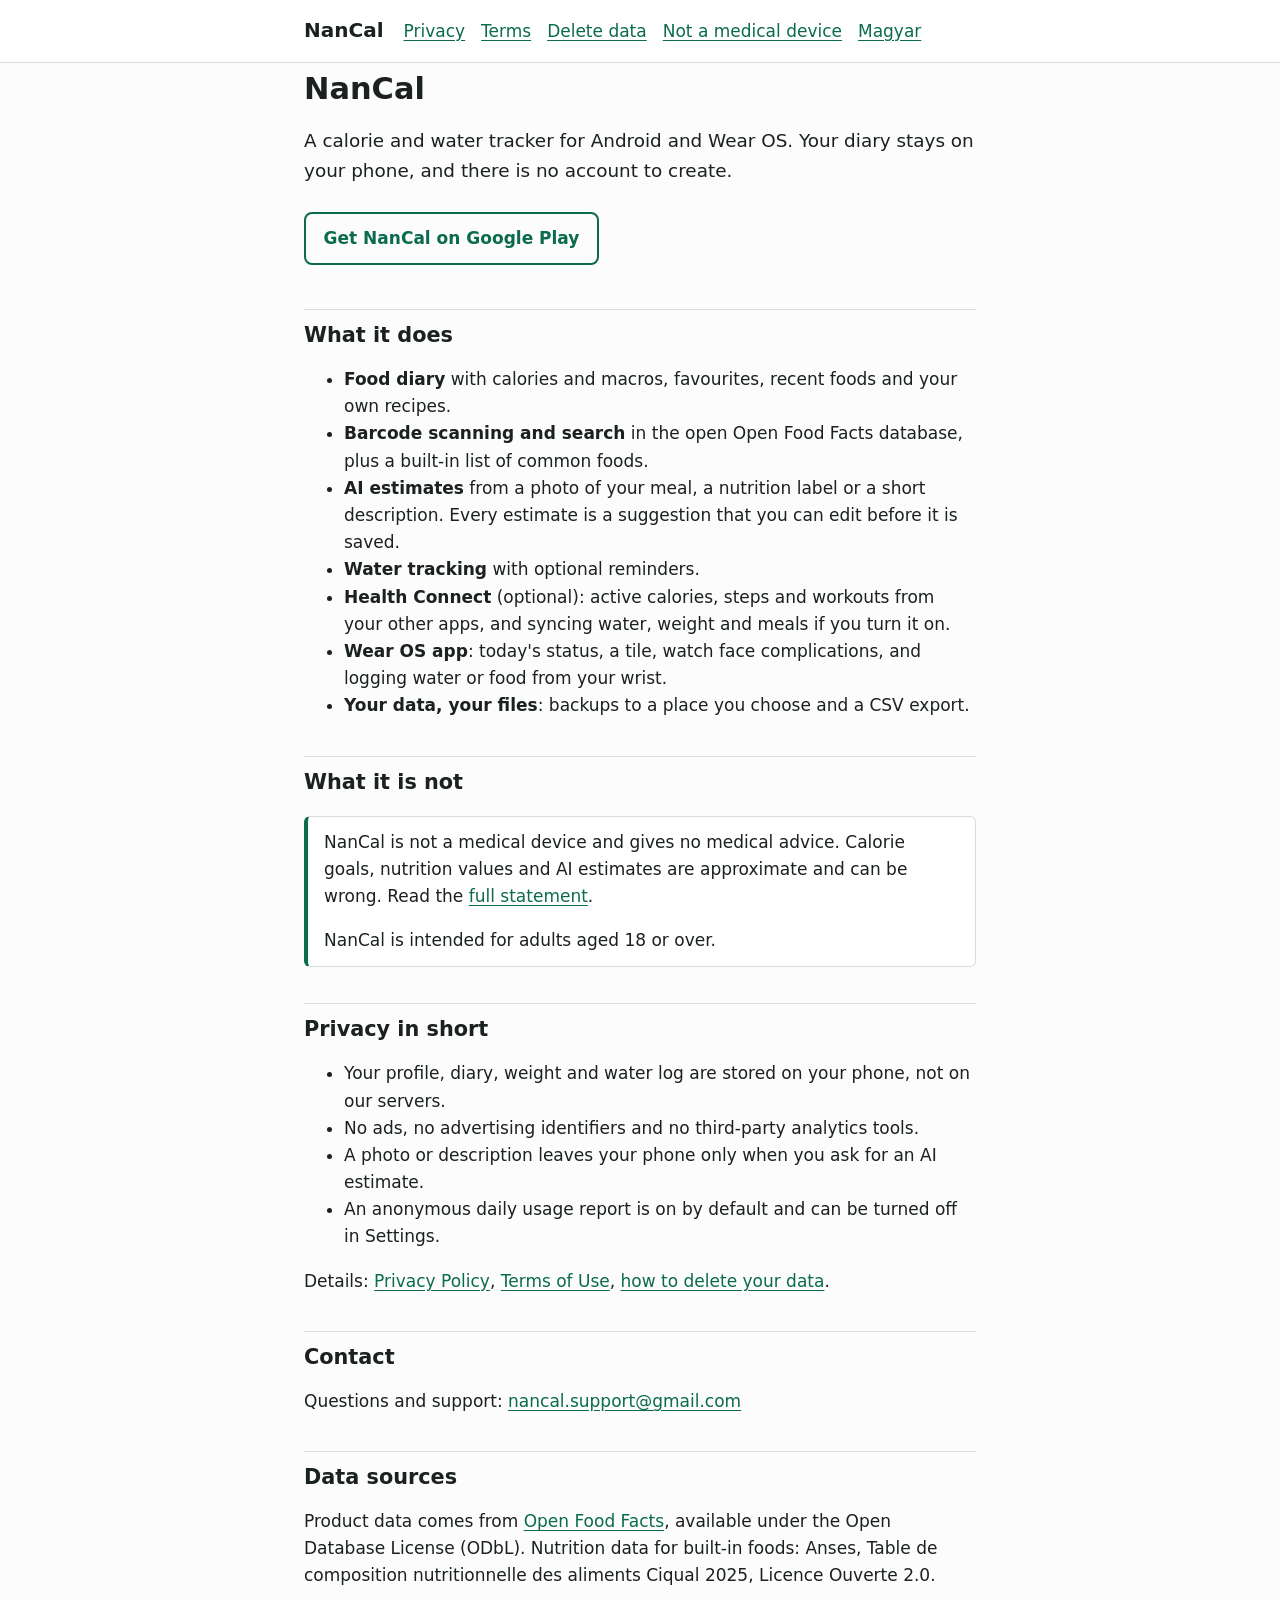
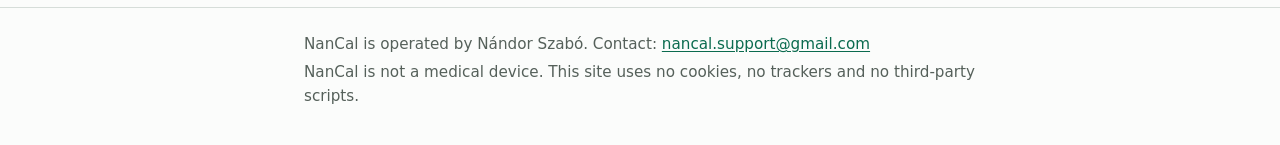
<file: index.html>
<!doctype html>
<html lang="en">
<head>
  <meta charset="utf-8">
  <meta name="viewport" content="width=device-width, initial-scale=1">
  <title>Calorie and water tracker for Android and Wear OS - NanCal</title>
  <meta name="description" content="NanCal is a calorie and water tracker for Android and Wear OS that keeps your diary on your phone.">
  <link rel="canonical" href="https://nandorszabo.github.io/nancal/index.html">
  <link rel="alternate" hreflang="hu" href="hu/index.html">
  <link rel="stylesheet" href="assets/style.css">
</head>
<body>
<a class="skip" href="#main">Skip to content</a>
<header class="site">
  <div class="wrap">
    <a class="brand" href="index.html">NanCal</a>
    <nav aria-label="Main">
      <ul>
        <li><a href="privacy.html">Privacy</a></li>
        <li><a href="terms.html">Terms</a></li>
        <li><a href="delete-data.html">Delete data</a></li>
        <li><a href="medical.html">Not a medical device</a></li>
        <li><a href="hu/index.html" lang="hu" hreflang="hu">Magyar</a></li>
      </ul>
    </nav>
  </div>
</header>
<main id="main" class="wrap">
<h1>NanCal</h1>
<p class="lead">A calorie and water tracker for Android and Wear OS. Your diary stays on your phone, and there is no account to create.</p>

<p><a class="button" href="https://play.google.com/store/apps/details?id=io.github.nandorszabo.nancal">Get NanCal on Google Play</a></p>

<h2>What it does</h2>
<ul>
  <li><strong>Food diary</strong> with calories and macros, favourites, recent foods and your own recipes.</li>
  <li><strong>Barcode scanning and search</strong> in the open Open Food Facts database, plus a built-in list of common foods.</li>
  <li><strong>AI estimates</strong> from a photo of your meal, a nutrition label or a short description. Every estimate is a suggestion that you can edit before it is saved.</li>
  <li><strong>Water tracking</strong> with optional reminders.</li>
  <li><strong>Health Connect</strong> (optional): active calories, steps and workouts from your other apps, and syncing water, weight and meals if you turn it on.</li>
  <li><strong>Wear OS app</strong>: today's status, a tile, watch face complications, and logging water or food from your wrist.</li>
  <li><strong>Your data, your files</strong>: backups to a place you choose and a CSV export.</li>
</ul>

<h2>What it is not</h2>
<div class="box">
  <p>NanCal is not a medical device and gives no medical advice. Calorie goals, nutrition values and AI estimates are approximate and can be wrong. Read the <a href="medical.html">full statement</a>.</p>
  <p>NanCal is intended for adults aged 18 or over.</p>
</div>

<h2>Privacy in short</h2>
<ul>
  <li>Your profile, diary, weight and water log are stored on your phone, not on our servers.</li>
  <li>No ads, no advertising identifiers and no third-party analytics tools.</li>
  <li>A photo or description leaves your phone only when you ask for an AI estimate.</li>
  <li>An anonymous daily usage report is on by default and can be turned off in Settings.</li>
</ul>
<p>Details: <a href="privacy.html">Privacy Policy</a>, <a href="terms.html">Terms of Use</a>, <a href="delete-data.html">how to delete your data</a>.</p>

<h2>Contact</h2>
<p>Questions and support: <a href="mailto:nancal.support@gmail.com">nancal.support@gmail.com</a></p>

<h2>Data sources</h2>
<p>Product data comes from <a href="https://openfoodfacts.org" rel="noopener">Open Food Facts</a>, available under the Open Database License (ODbL). Nutrition data for built-in foods: Anses, Table de composition nutritionnelle des aliments Ciqual 2025, Licence Ouverte 2.0.</p>

</main>
<footer class="site">
  <div class="wrap">
    <p>NanCal is operated by Nándor Szabó. Contact: <a href="mailto:nancal.support@gmail.com">nancal.support@gmail.com</a></p>
    <p>NanCal is not a medical device. This site uses no cookies, no trackers and no third-party scripts.</p>
  </div>
</footer>
</body>
</html>
</file>
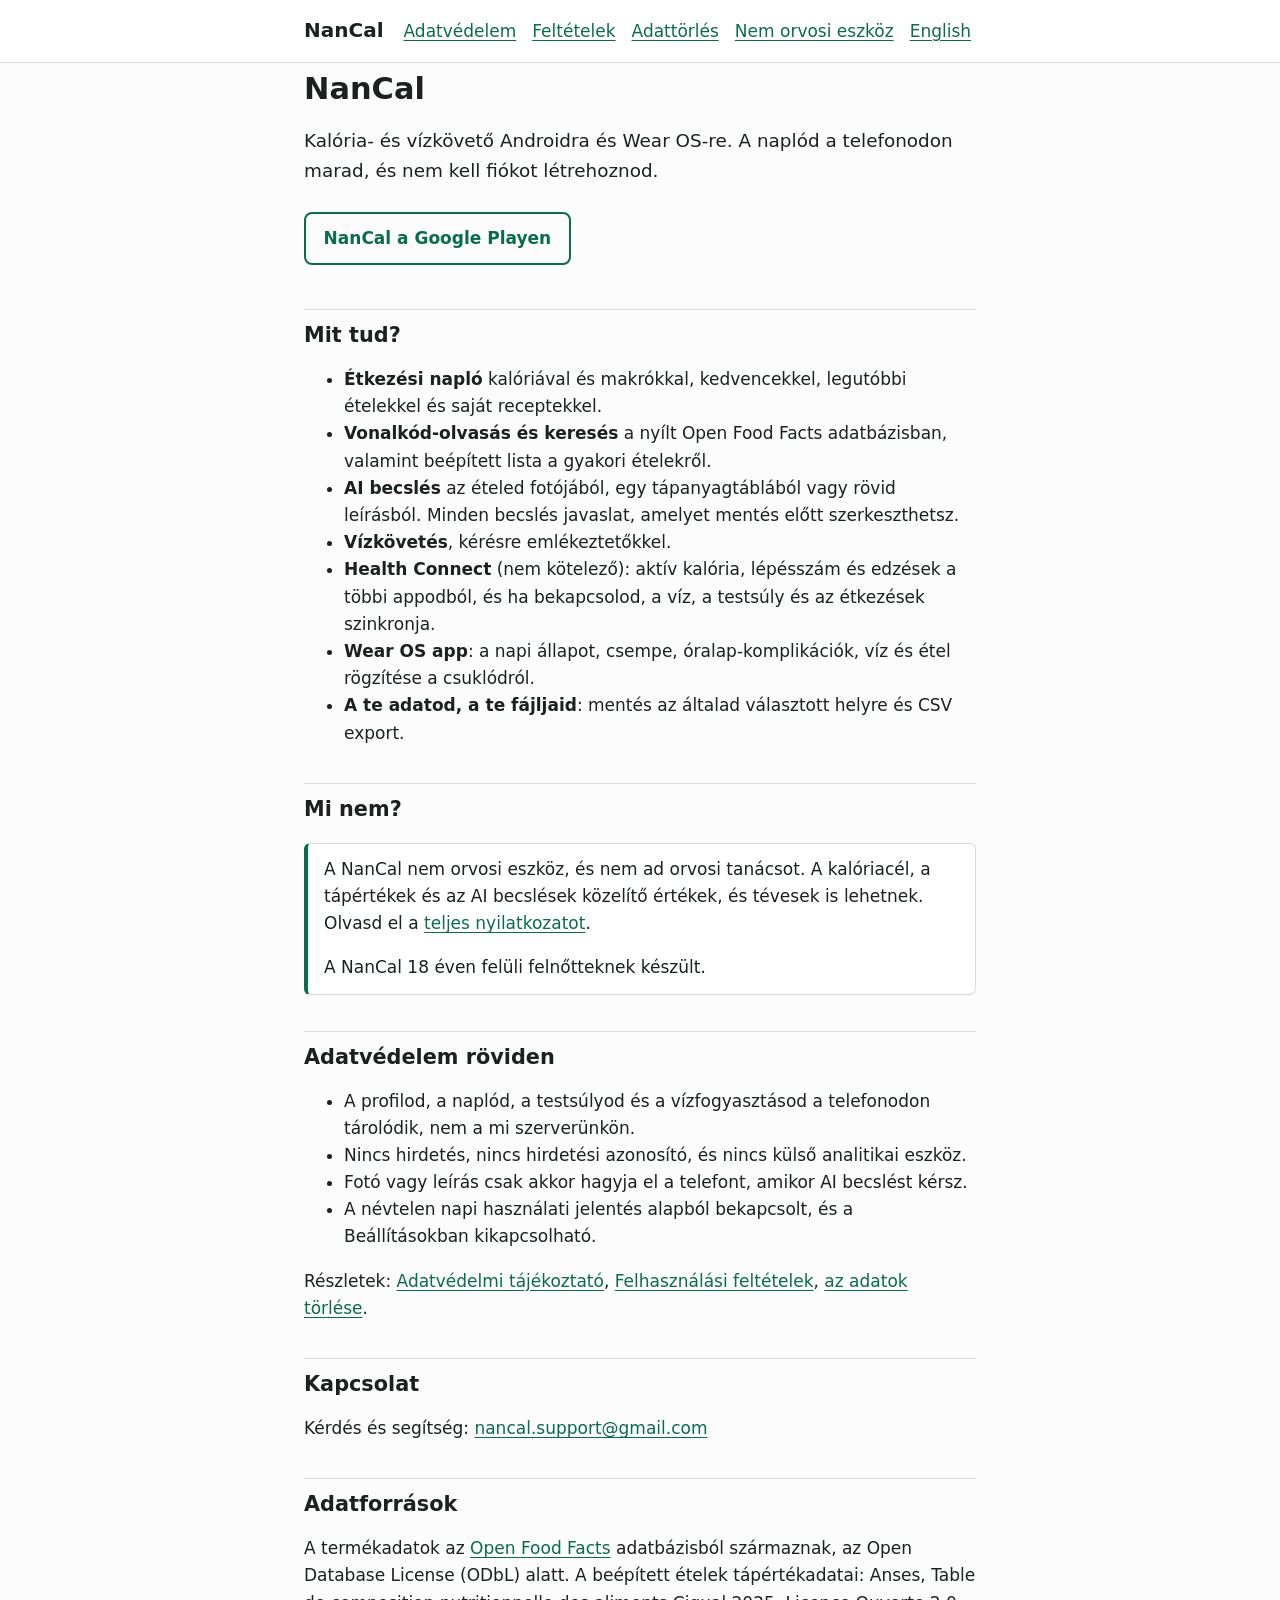
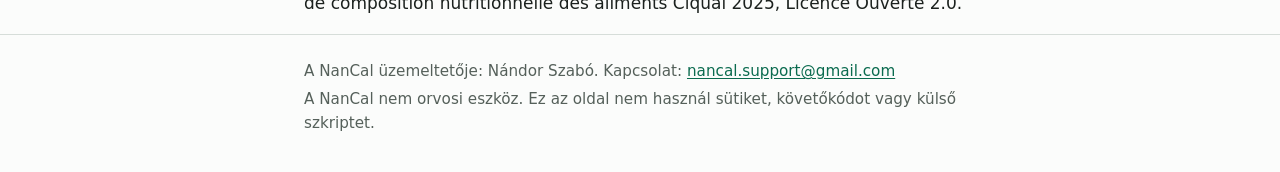
<file: hu/index.html>
<!doctype html>
<html lang="hu">
<head>
  <meta charset="utf-8">
  <meta name="viewport" content="width=device-width, initial-scale=1">
  <title>Kalória- és vízkövető Androidra és Wear OS-re - NanCal</title>
  <meta name="description" content="A NanCal kalória- és vízkövető app Androidra és Wear OS-re, amely a naplódat a telefonodon tartja.">
  <link rel="canonical" href="https://nandorszabo.github.io/nancal/hu/index.html">
  <link rel="alternate" hreflang="en" href="../index.html">
  <link rel="stylesheet" href="../assets/style.css">
</head>
<body>
<a class="skip" href="#main">Ugrás a tartalomra</a>
<header class="site">
  <div class="wrap">
    <a class="brand" href="../hu/index.html">NanCal</a>
    <nav aria-label="Fő menü">
      <ul>
        <li><a href="../hu/privacy.html">Adatvédelem</a></li>
        <li><a href="../hu/terms.html">Feltételek</a></li>
        <li><a href="../hu/delete-data.html">Adattörlés</a></li>
        <li><a href="../hu/medical.html">Nem orvosi eszköz</a></li>
        <li><a href="../index.html" lang="en" hreflang="en">English</a></li>
      </ul>
    </nav>
  </div>
</header>
<main id="main" class="wrap">
<h1>NanCal</h1>
<p class="lead">Kalória- és vízkövető Androidra és Wear OS-re. A naplód a telefonodon marad, és nem kell fiókot létrehoznod.</p>

<p><a class="button" href="https://play.google.com/store/apps/details?id=io.github.nandorszabo.nancal">NanCal a Google Playen</a></p>

<h2>Mit tud?</h2>
<ul>
  <li><strong>Étkezési napló</strong> kalóriával és makrókkal, kedvencekkel, legutóbbi ételekkel és saját receptekkel.</li>
  <li><strong>Vonalkód-olvasás és keresés</strong> a nyílt Open Food Facts adatbázisban, valamint beépített lista a gyakori ételekről.</li>
  <li><strong>AI becslés</strong> az ételed fotójából, egy tápanyagtáblából vagy rövid leírásból. Minden becslés javaslat, amelyet mentés előtt szerkeszthetsz.</li>
  <li><strong>Vízkövetés</strong>, kérésre emlékeztetőkkel.</li>
  <li><strong>Health Connect</strong> (nem kötelező): aktív kalória, lépésszám és edzések a többi appodból, és ha bekapcsolod, a víz, a testsúly és az étkezések szinkronja.</li>
  <li><strong>Wear OS app</strong>: a napi állapot, csempe, óralap-komplikációk, víz és étel rögzítése a csuklódról.</li>
  <li><strong>A te adatod, a te fájljaid</strong>: mentés az általad választott helyre és CSV export.</li>
</ul>

<h2>Mi nem?</h2>
<div class="box">
  <p>A NanCal nem orvosi eszköz, és nem ad orvosi tanácsot. A kalóriacél, a tápértékek és az AI becslések közelítő értékek, és tévesek is lehetnek. Olvasd el a <a href="medical.html">teljes nyilatkozatot</a>.</p>
  <p>A NanCal 18 éven felüli felnőtteknek készült.</p>
</div>

<h2>Adatvédelem röviden</h2>
<ul>
  <li>A profilod, a naplód, a testsúlyod és a vízfogyasztásod a telefonodon tárolódik, nem a mi szerverünkön.</li>
  <li>Nincs hirdetés, nincs hirdetési azonosító, és nincs külső analitikai eszköz.</li>
  <li>Fotó vagy leírás csak akkor hagyja el a telefont, amikor AI becslést kérsz.</li>
  <li>A névtelen napi használati jelentés alapból bekapcsolt, és a Beállításokban kikapcsolható.</li>
</ul>
<p>Részletek: <a href="privacy.html">Adatvédelmi tájékoztató</a>, <a href="terms.html">Felhasználási feltételek</a>, <a href="delete-data.html">az adatok törlése</a>.</p>

<h2>Kapcsolat</h2>
<p>Kérdés és segítség: <a href="mailto:nancal.support@gmail.com">nancal.support@gmail.com</a></p>

<h2>Adatforrások</h2>
<p>A termékadatok az <a href="https://openfoodfacts.org" rel="noopener">Open Food Facts</a> adatbázisból származnak, az Open Database License (ODbL) alatt. A beépített ételek tápértékadatai: Anses, Table de composition nutritionnelle des aliments Ciqual 2025, Licence Ouverte 2.0.</p>

</main>
<footer class="site">
  <div class="wrap">
    <p>A NanCal üzemeltetője: Nándor Szabó. Kapcsolat: <a href="mailto:nancal.support@gmail.com">nancal.support@gmail.com</a></p>
    <p>A NanCal nem orvosi eszköz. Ez az oldal nem használ sütiket, követőkódot vagy külső szkriptet.</p>
  </div>
</footer>
</body>
</html>
</file>
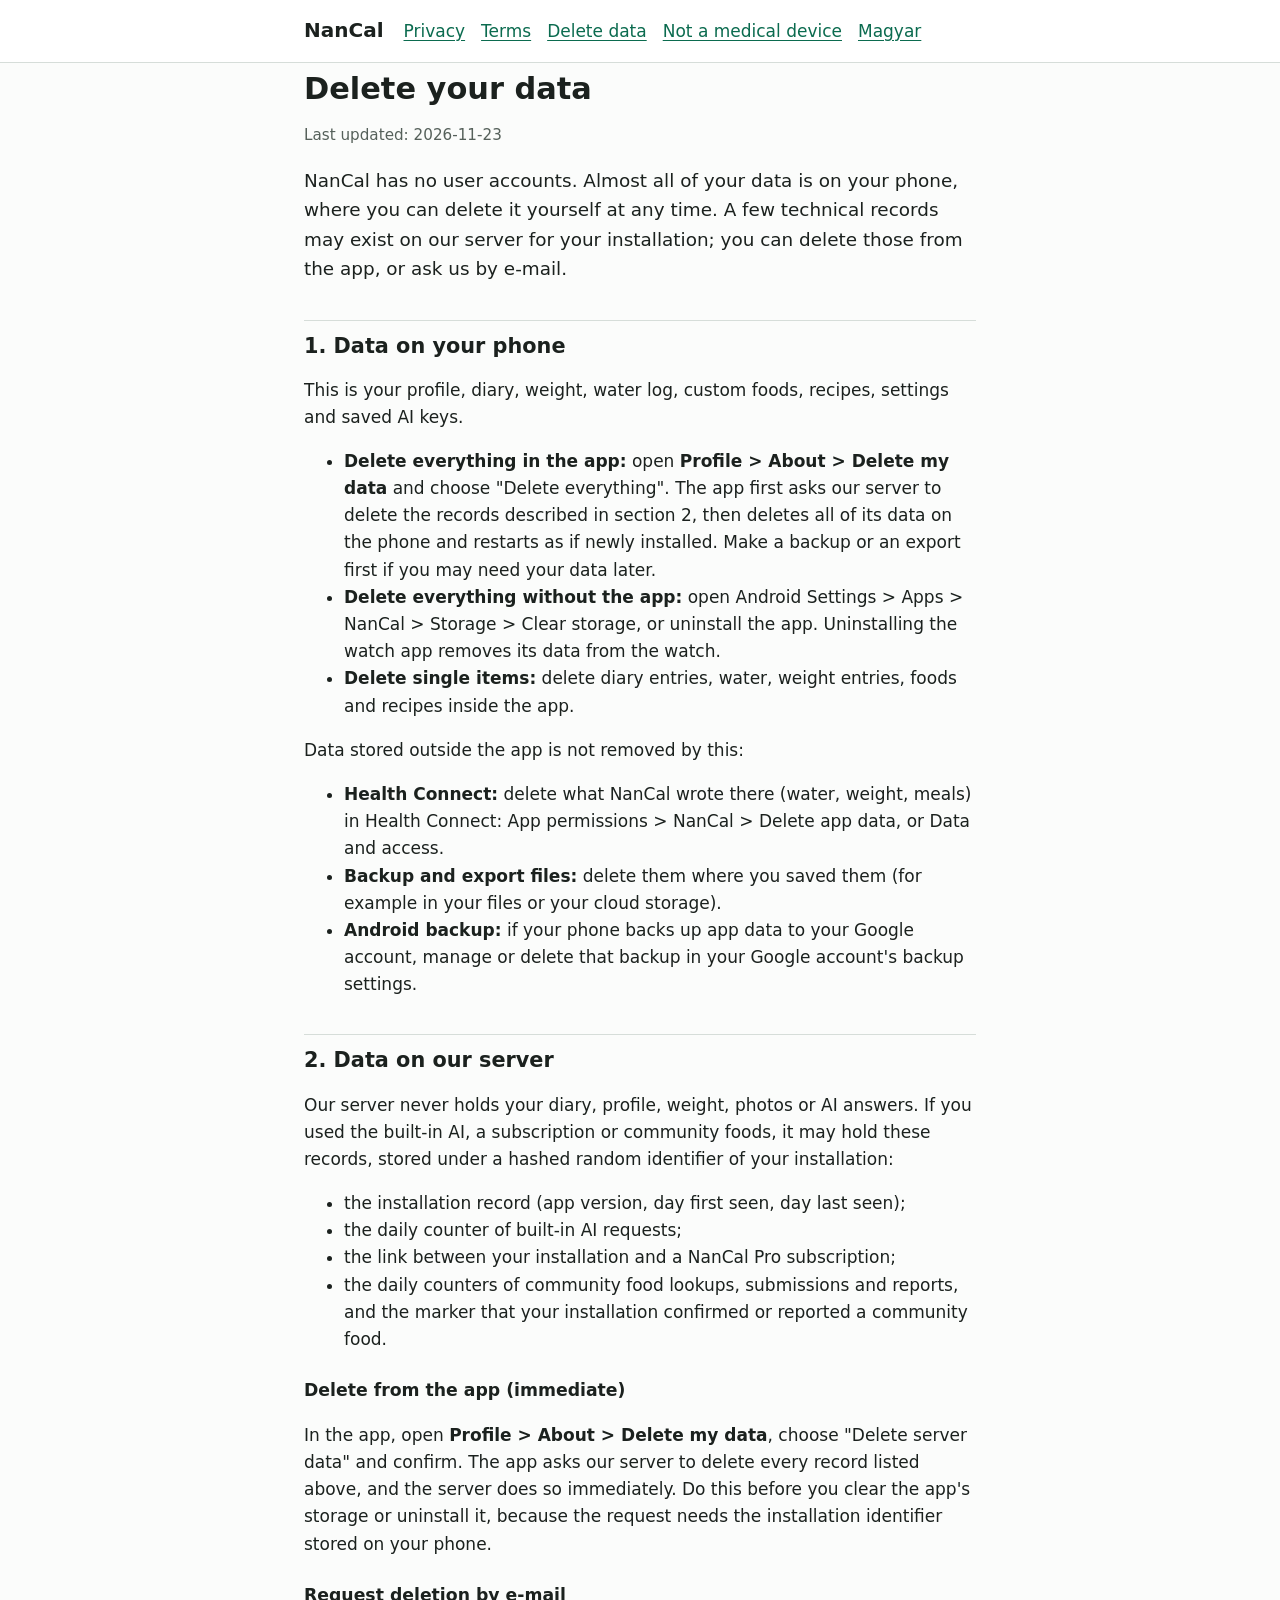
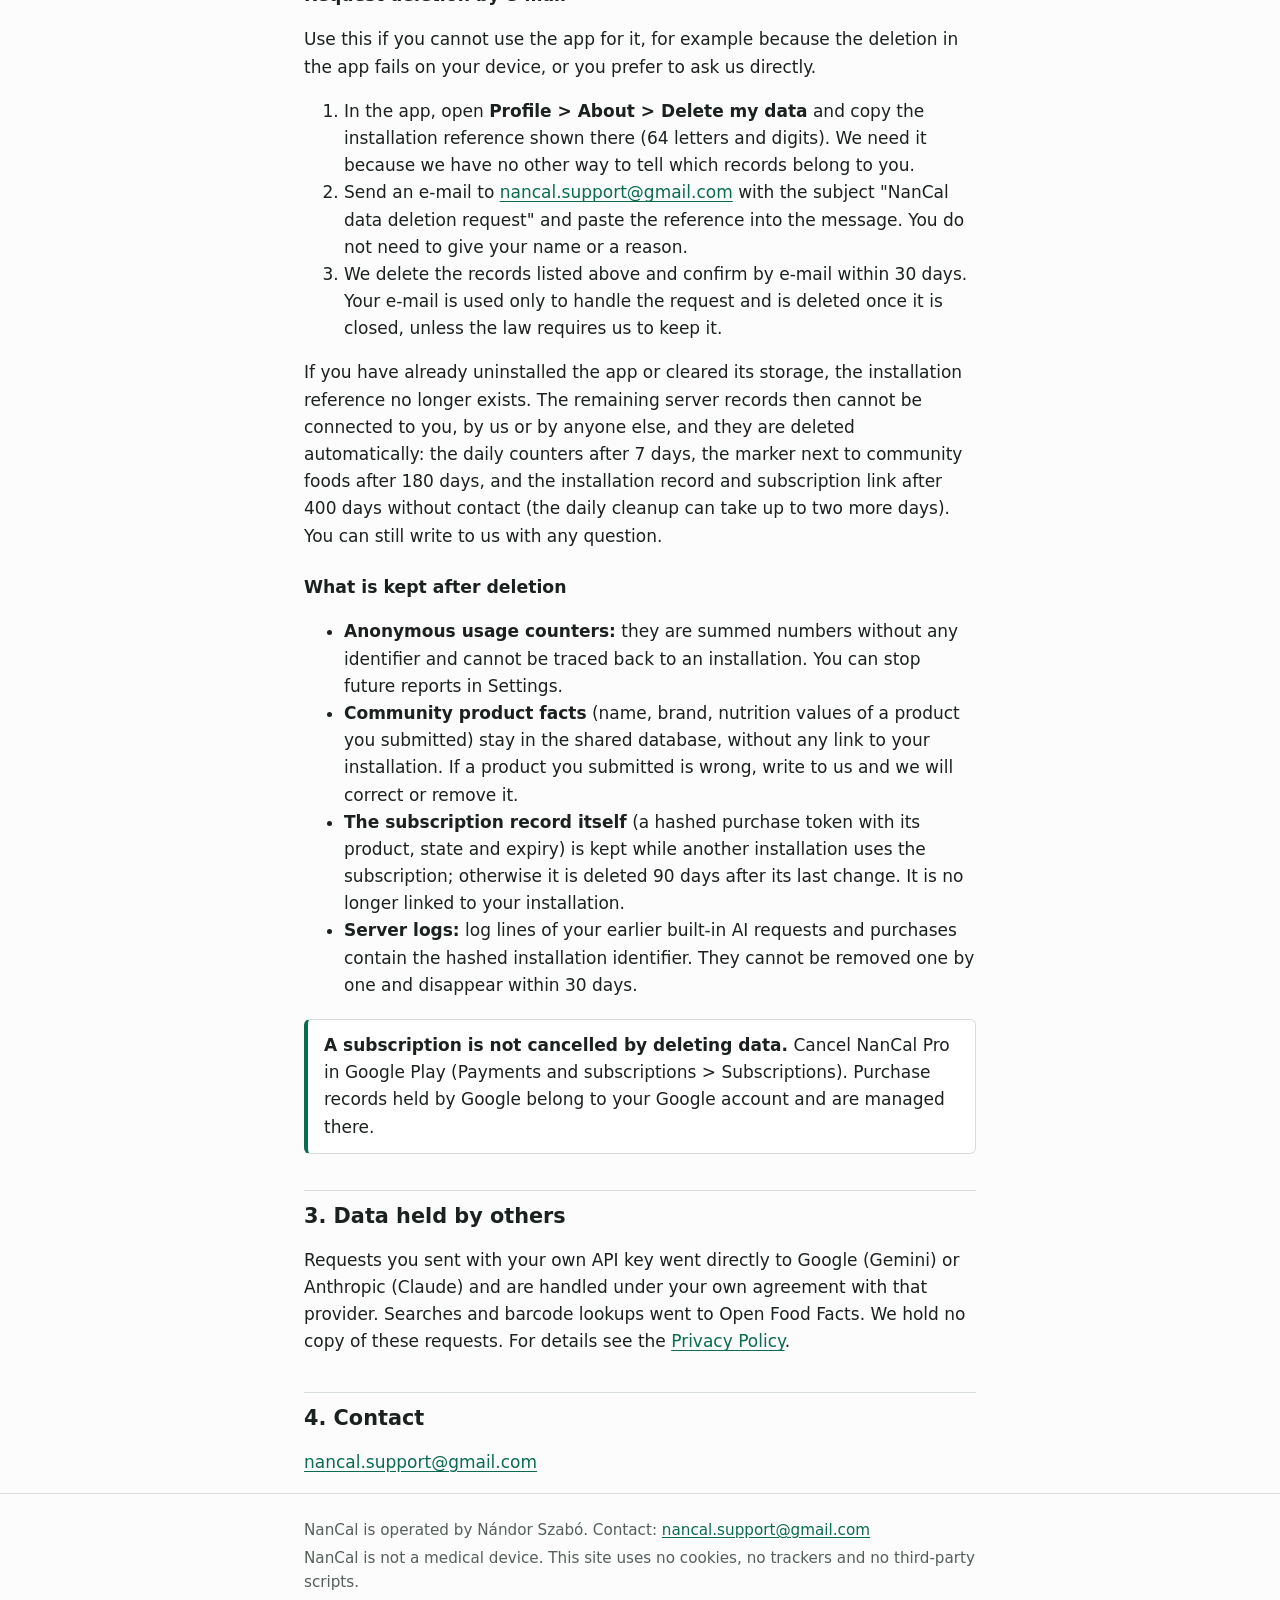
<file: delete-data.html>
<!doctype html>
<html lang="en">
<head>
  <meta charset="utf-8">
  <meta name="viewport" content="width=device-width, initial-scale=1">
  <title>Delete your data - NanCal</title>
  <meta name="description" content="How to delete the data NanCal stores on your phone, and how to request deletion of the records our server keeps for your installation.">
  <link rel="canonical" href="https://nandorszabo.github.io/nancal/delete-data.html">
  <link rel="alternate" hreflang="hu" href="hu/delete-data.html">
  <link rel="stylesheet" href="assets/style.css">
</head>
<body>
<a class="skip" href="#main">Skip to content</a>
<header class="site">
  <div class="wrap">
    <a class="brand" href="index.html">NanCal</a>
    <nav aria-label="Main">
      <ul>
        <li><a href="privacy.html">Privacy</a></li>
        <li><a href="terms.html">Terms</a></li>
        <li><a href="delete-data.html">Delete data</a></li>
        <li><a href="medical.html">Not a medical device</a></li>
        <li><a href="hu/delete-data.html" lang="hu" hreflang="hu">Magyar</a></li>
      </ul>
    </nav>
  </div>
</header>
<main id="main" class="wrap">
<h1>Delete your data</h1>
<p class="meta">Last updated: 2026-11-23</p>

<p class="lead">NanCal has no user accounts. Almost all of your data is on your phone, where you can delete it yourself at any time. A few technical records may exist on our server for your installation; you can delete those from the app, or ask us by e-mail.</p>

<h2 id="phone">1. Data on your phone</h2>
<p>This is your profile, diary, weight, water log, custom foods, recipes, settings and saved AI keys.</p>
<ul>
  <li><strong>Delete everything in the app:</strong> open <strong>Profile > About > Delete my data</strong> and choose "Delete everything". The app first asks our server to delete the records described in section 2, then deletes all of its data on the phone and restarts as if newly installed. Make a backup or an export first if you may need your data later.</li>
  <li><strong>Delete everything without the app:</strong> open Android Settings > Apps > NanCal > Storage > Clear storage, or uninstall the app. Uninstalling the watch app removes its data from the watch.</li>
  <li><strong>Delete single items:</strong> delete diary entries, water, weight entries, foods and recipes inside the app.</li>
</ul>
<p>Data stored outside the app is not removed by this:</p>
<ul>
  <li><strong>Health Connect:</strong> delete what NanCal wrote there (water, weight, meals) in Health Connect: App permissions > NanCal > Delete app data, or Data and access.</li>
  <li><strong>Backup and export files:</strong> delete them where you saved them (for example in your files or your cloud storage).</li>
  <li><strong>Android backup:</strong> if your phone backs up app data to your Google account, manage or delete that backup in your Google account's backup settings.</li>
</ul>

<h2 id="server">2. Data on our server</h2>
<p>Our server never holds your diary, profile, weight, photos or AI answers. If you used the built-in AI, a subscription or community foods, it may hold these records, stored under a hashed random identifier of your installation:</p>
<ul>
  <li>the installation record (app version, day first seen, day last seen);</li>
  <li>the daily counter of built-in AI requests;</li>
  <li>the link between your installation and a NanCal Pro subscription;</li>
  <li>the daily counters of community food lookups, submissions and reports, and the marker that your installation confirmed or reported a community food.</li>
</ul>

<h3 id="in-app">Delete from the app (immediate)</h3>
<p>In the app, open <strong>Profile > About > Delete my data</strong>, choose "Delete server data" and confirm. The app asks our server to delete every record listed above, and the server does so immediately. Do this before you clear the app's storage or uninstall it, because the request needs the installation identifier stored on your phone.</p>

<h3 id="request">Request deletion by e-mail</h3>
<p>Use this if you cannot use the app for it, for example because the deletion in the app fails on your device, or you prefer to ask us directly.</p>
<ol>
  <li>In the app, open <strong>Profile > About > Delete my data</strong> and copy the installation reference shown there (64 letters and digits). We need it because we have no other way to tell which records belong to you.</li>
  <li>Send an e-mail to <a href="mailto:nancal.support@gmail.com?subject=NanCal%20data%20deletion%20request">nancal.support@gmail.com</a> with the subject "NanCal data deletion request" and paste the reference into the message. You do not need to give your name or a reason.</li>
  <li>We delete the records listed above and confirm by e-mail within 30 days. Your e-mail is used only to handle the request and is deleted once it is closed, unless the law requires us to keep it.</li>
</ol>
<p>If you have already uninstalled the app or cleared its storage, the installation reference no longer exists. The remaining server records then cannot be connected to you, by us or by anyone else, and they are deleted automatically: the daily counters after 7 days, the marker next to community foods after 180 days, and the installation record and subscription link after 400 days without contact (the daily cleanup can take up to two more days). You can still write to us with any question.</p>

<h3 id="kept">What is kept after deletion</h3>
<ul>
  <li><strong>Anonymous usage counters:</strong> they are summed numbers without any identifier and cannot be traced back to an installation. You can stop future reports in Settings.</li>
  <li><strong>Community product facts</strong> (name, brand, nutrition values of a product you submitted) stay in the shared database, without any link to your installation. If a product you submitted is wrong, write to us and we will correct or remove it.</li>
  <li><strong>The subscription record itself</strong> (a hashed purchase token with its product, state and expiry) is kept while another installation uses the subscription; otherwise it is deleted 90 days after its last change. It is no longer linked to your installation.</li>
  <li><strong>Server logs:</strong> log lines of your earlier built-in AI requests and purchases contain the hashed installation identifier. They cannot be removed one by one and disappear within 30 days.</li>
</ul>

<div class="box">
  <p><strong>A subscription is not cancelled by deleting data.</strong> Cancel NanCal Pro in Google Play (Payments and subscriptions > Subscriptions). Purchase records held by Google belong to your Google account and are managed there.</p>
</div>

<h2 id="others">3. Data held by others</h2>
<p>Requests you sent with your own API key went directly to Google (Gemini) or Anthropic (Claude) and are handled under your own agreement with that provider. Searches and barcode lookups went to Open Food Facts. We hold no copy of these requests. For details see the <a href="privacy.html">Privacy Policy</a>.</p>

<h2 id="contact">4. Contact</h2>
<p><a href="mailto:nancal.support@gmail.com">nancal.support@gmail.com</a></p>

</main>
<footer class="site">
  <div class="wrap">
    <p>NanCal is operated by Nándor Szabó. Contact: <a href="mailto:nancal.support@gmail.com">nancal.support@gmail.com</a></p>
    <p>NanCal is not a medical device. This site uses no cookies, no trackers and no third-party scripts.</p>
  </div>
</footer>
</body>
</html>
</file>
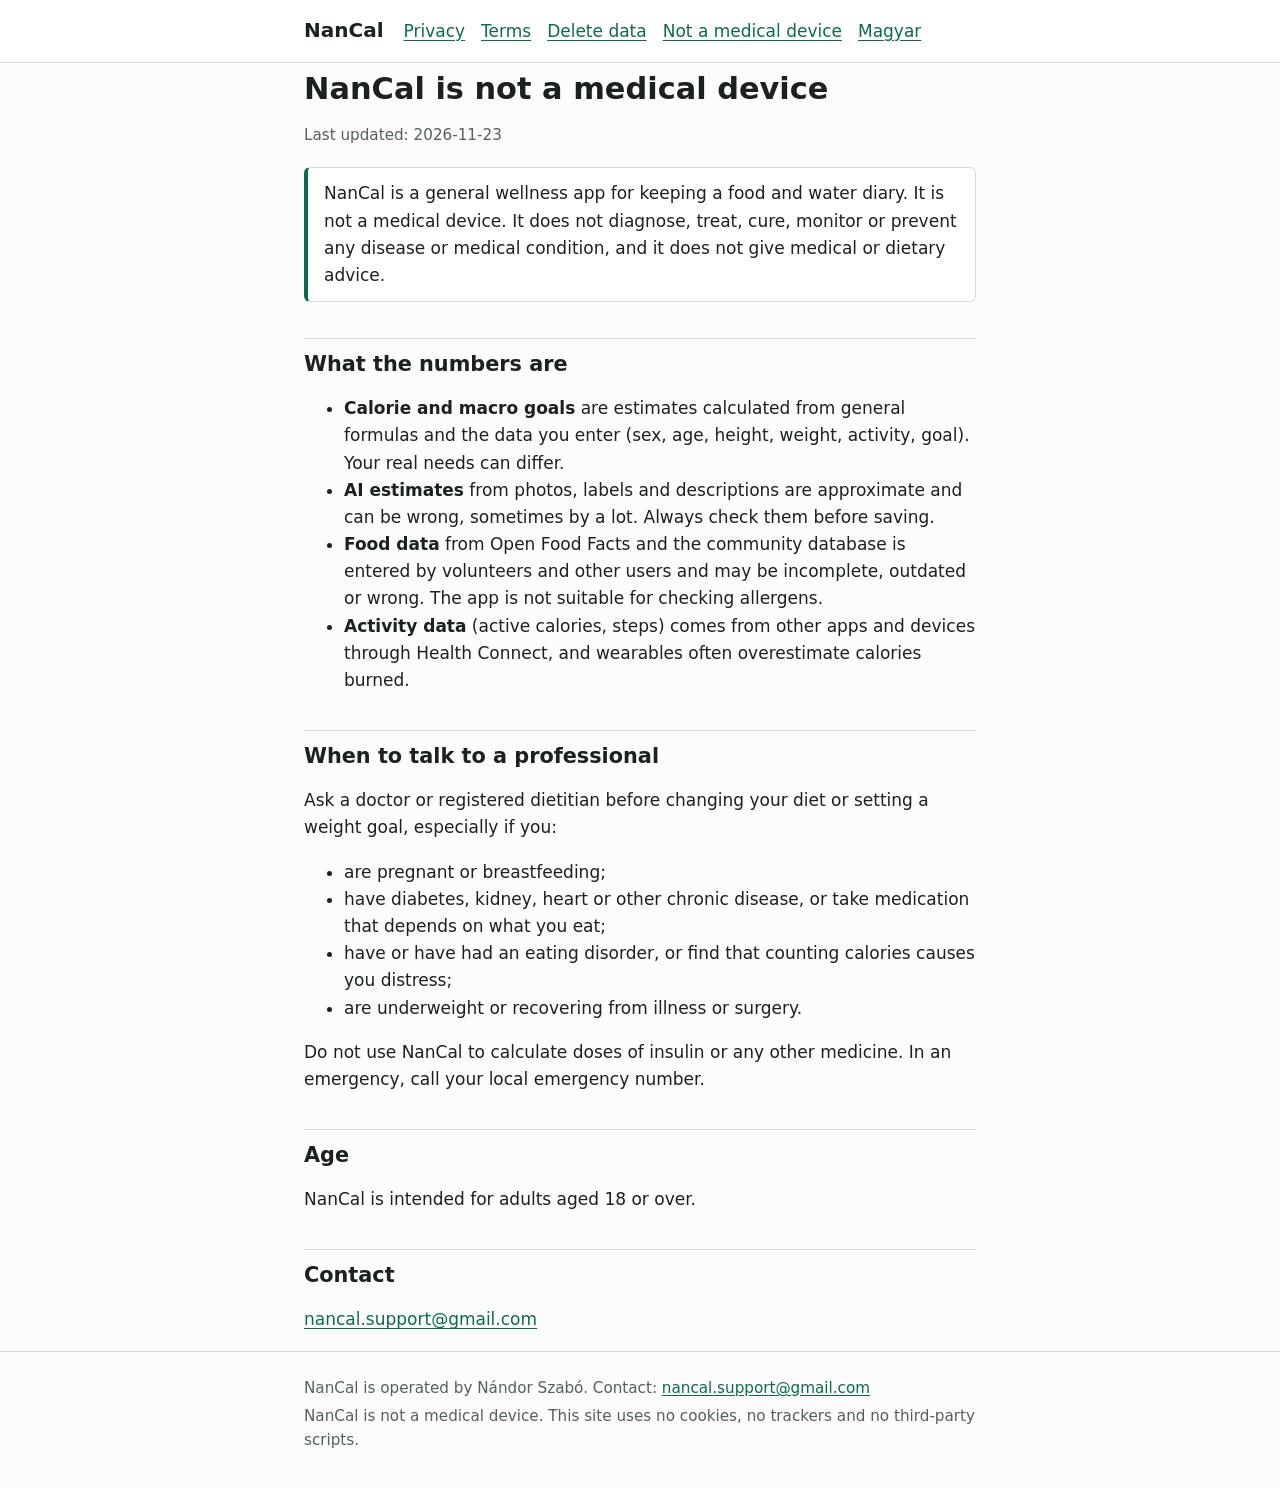
<file: medical.html>
<!doctype html>
<html lang="en">
<head>
  <meta charset="utf-8">
  <meta name="viewport" content="width=device-width, initial-scale=1">
  <title>Not a medical device - NanCal</title>
  <meta name="description" content="NanCal is not a medical device and gives no medical advice. What its numbers mean and when to talk to a professional.">
  <link rel="canonical" href="https://nandorszabo.github.io/nancal/medical.html">
  <link rel="alternate" hreflang="hu" href="hu/medical.html">
  <link rel="stylesheet" href="assets/style.css">
</head>
<body>
<a class="skip" href="#main">Skip to content</a>
<header class="site">
  <div class="wrap">
    <a class="brand" href="index.html">NanCal</a>
    <nav aria-label="Main">
      <ul>
        <li><a href="privacy.html">Privacy</a></li>
        <li><a href="terms.html">Terms</a></li>
        <li><a href="delete-data.html">Delete data</a></li>
        <li><a href="medical.html">Not a medical device</a></li>
        <li><a href="hu/medical.html" lang="hu" hreflang="hu">Magyar</a></li>
      </ul>
    </nav>
  </div>
</header>
<main id="main" class="wrap">
<h1>NanCal is not a medical device</h1>
<p class="meta">Last updated: 2026-11-23</p>

<div class="box">
  <p>NanCal is a general wellness app for keeping a food and water diary. It is not a medical device. It does not diagnose, treat, cure, monitor or prevent any disease or medical condition, and it does not give medical or dietary advice.</p>
</div>

<h2>What the numbers are</h2>
<ul>
  <li><strong>Calorie and macro goals</strong> are estimates calculated from general formulas and the data you enter (sex, age, height, weight, activity, goal). Your real needs can differ.</li>
  <li><strong>AI estimates</strong> from photos, labels and descriptions are approximate and can be wrong, sometimes by a lot. Always check them before saving.</li>
  <li><strong>Food data</strong> from Open Food Facts and the community database is entered by volunteers and other users and may be incomplete, outdated or wrong. The app is not suitable for checking allergens.</li>
  <li><strong>Activity data</strong> (active calories, steps) comes from other apps and devices through Health Connect, and wearables often overestimate calories burned.</li>
</ul>

<h2>When to talk to a professional</h2>
<p>Ask a doctor or registered dietitian before changing your diet or setting a weight goal, especially if you:</p>
<ul>
  <li>are pregnant or breastfeeding;</li>
  <li>have diabetes, kidney, heart or other chronic disease, or take medication that depends on what you eat;</li>
  <li>have or have had an eating disorder, or find that counting calories causes you distress;</li>
  <li>are underweight or recovering from illness or surgery.</li>
</ul>
<p>Do not use NanCal to calculate doses of insulin or any other medicine. In an emergency, call your local emergency number.</p>

<h2>Age</h2>
<p>NanCal is intended for adults aged 18 or over.</p>

<h2>Contact</h2>
<p><a href="mailto:nancal.support@gmail.com">nancal.support@gmail.com</a></p>

</main>
<footer class="site">
  <div class="wrap">
    <p>NanCal is operated by Nándor Szabó. Contact: <a href="mailto:nancal.support@gmail.com">nancal.support@gmail.com</a></p>
    <p>NanCal is not a medical device. This site uses no cookies, no trackers and no third-party scripts.</p>
  </div>
</footer>
</body>
</html>
</file>
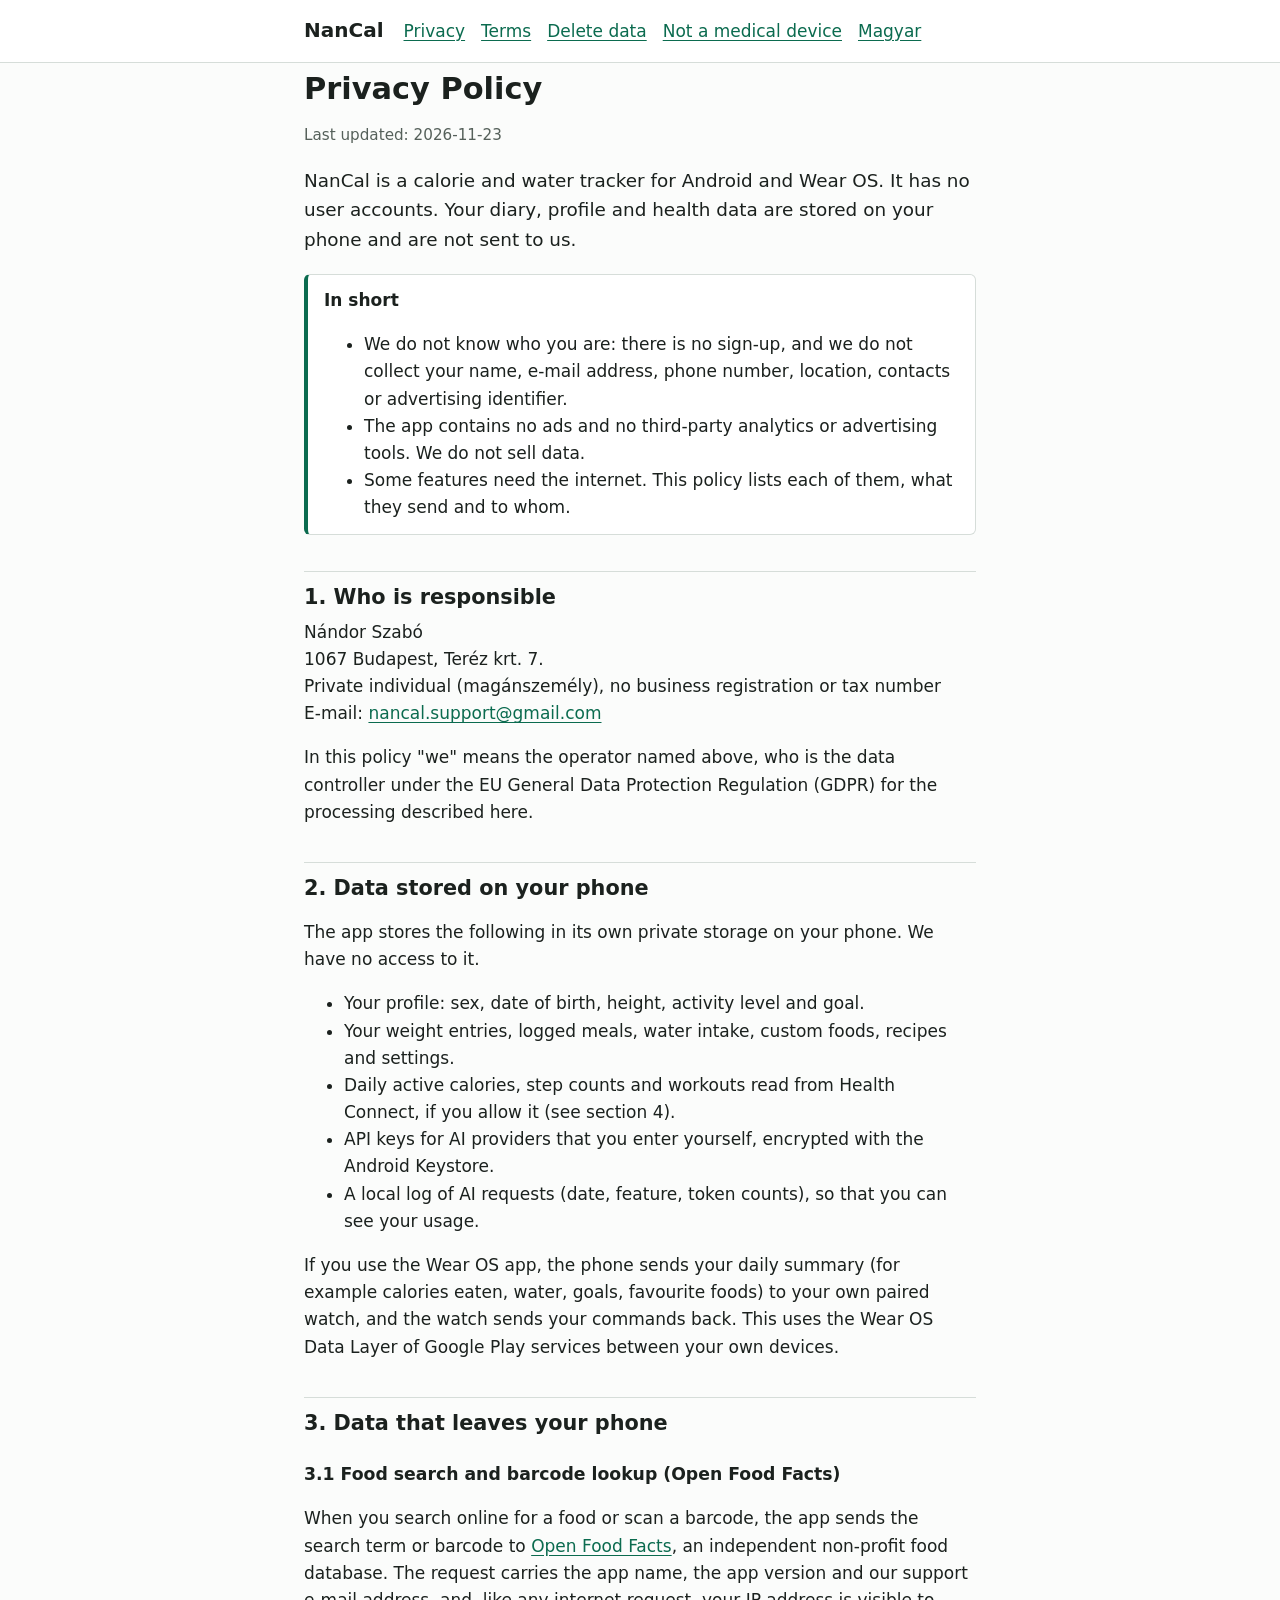
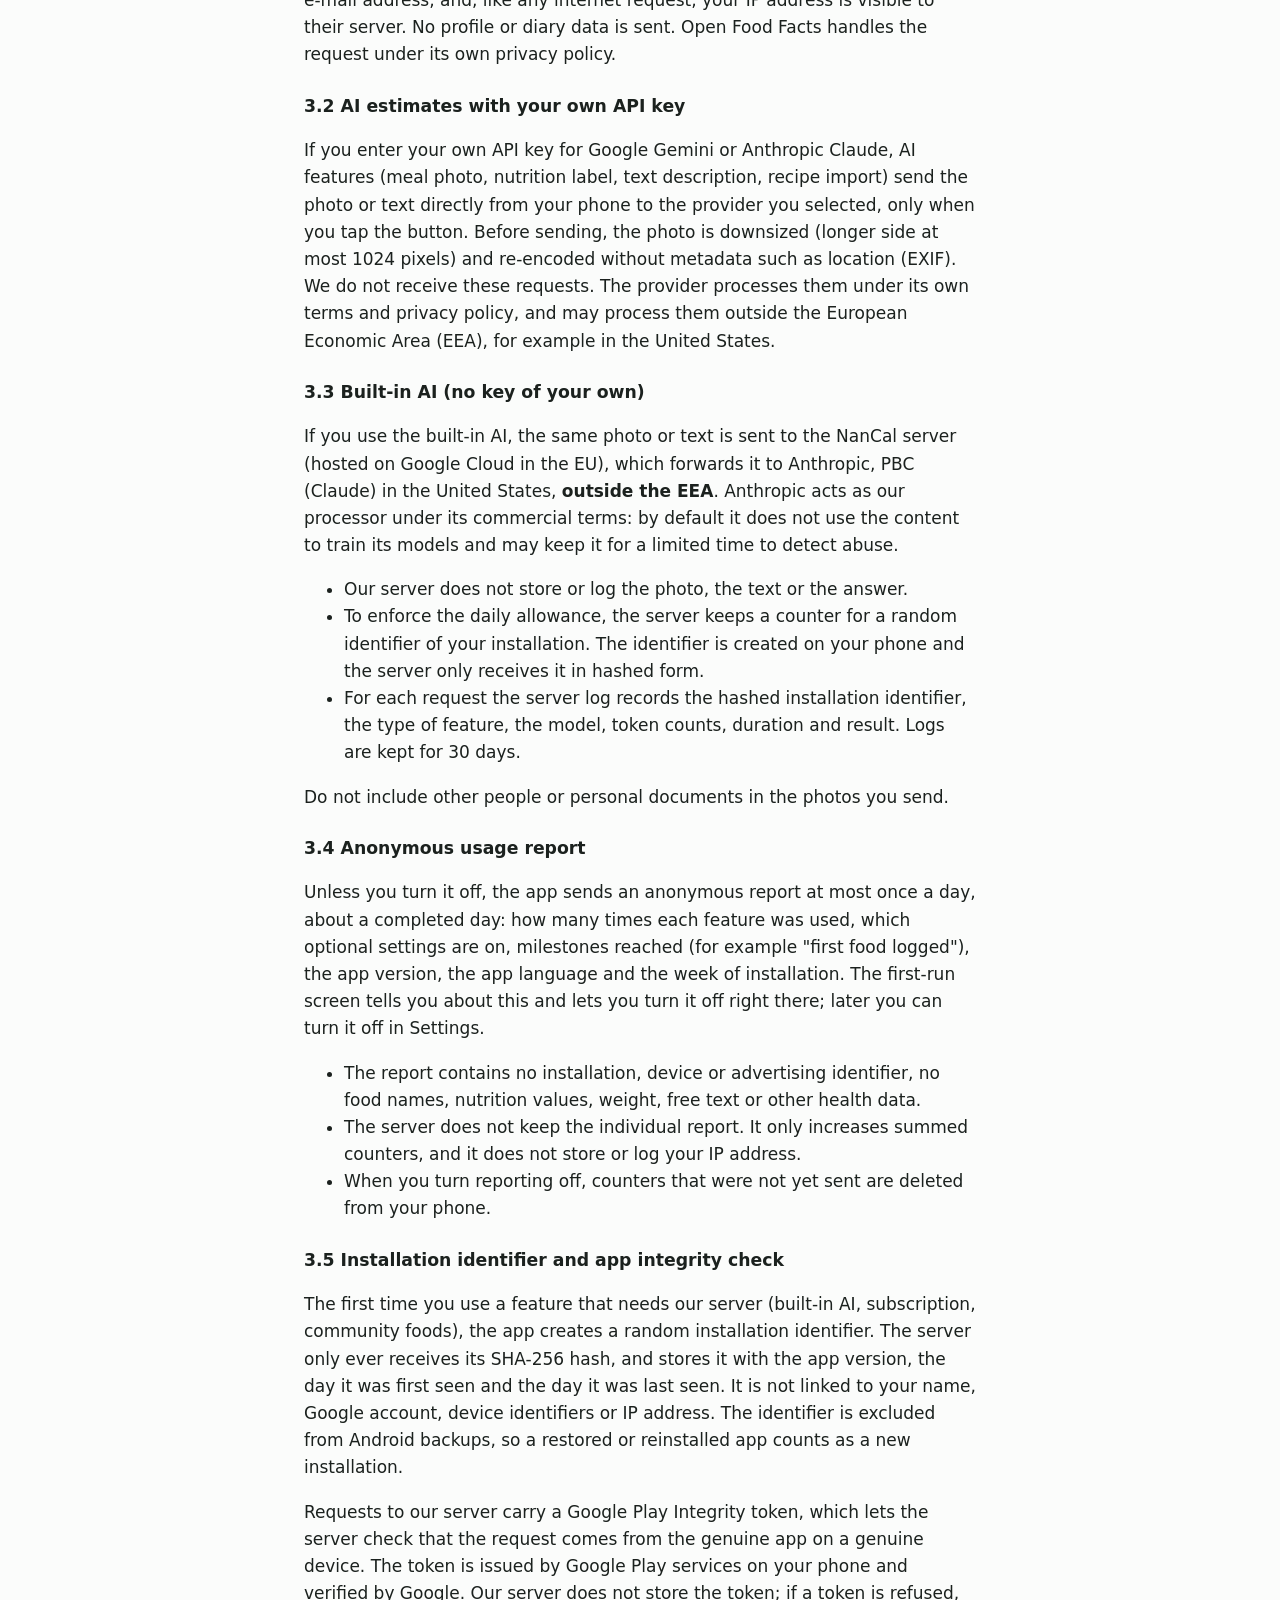
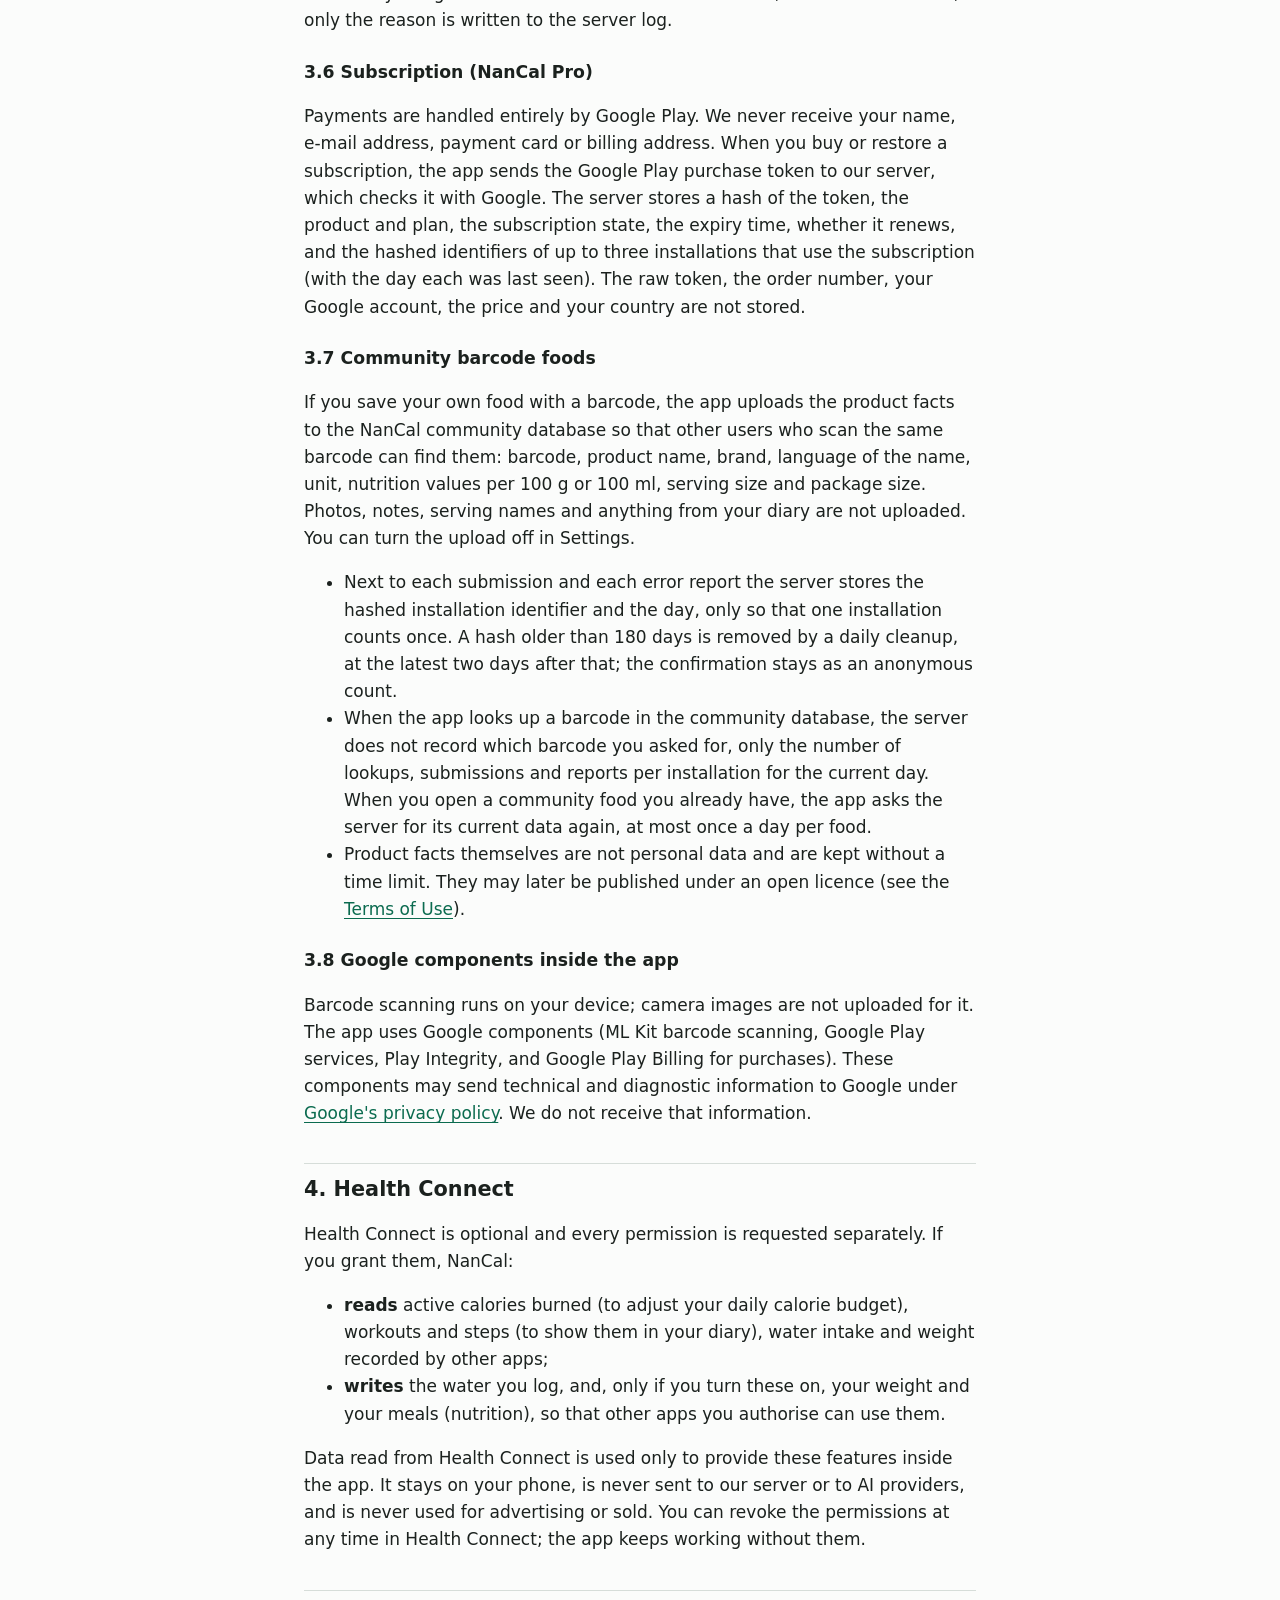
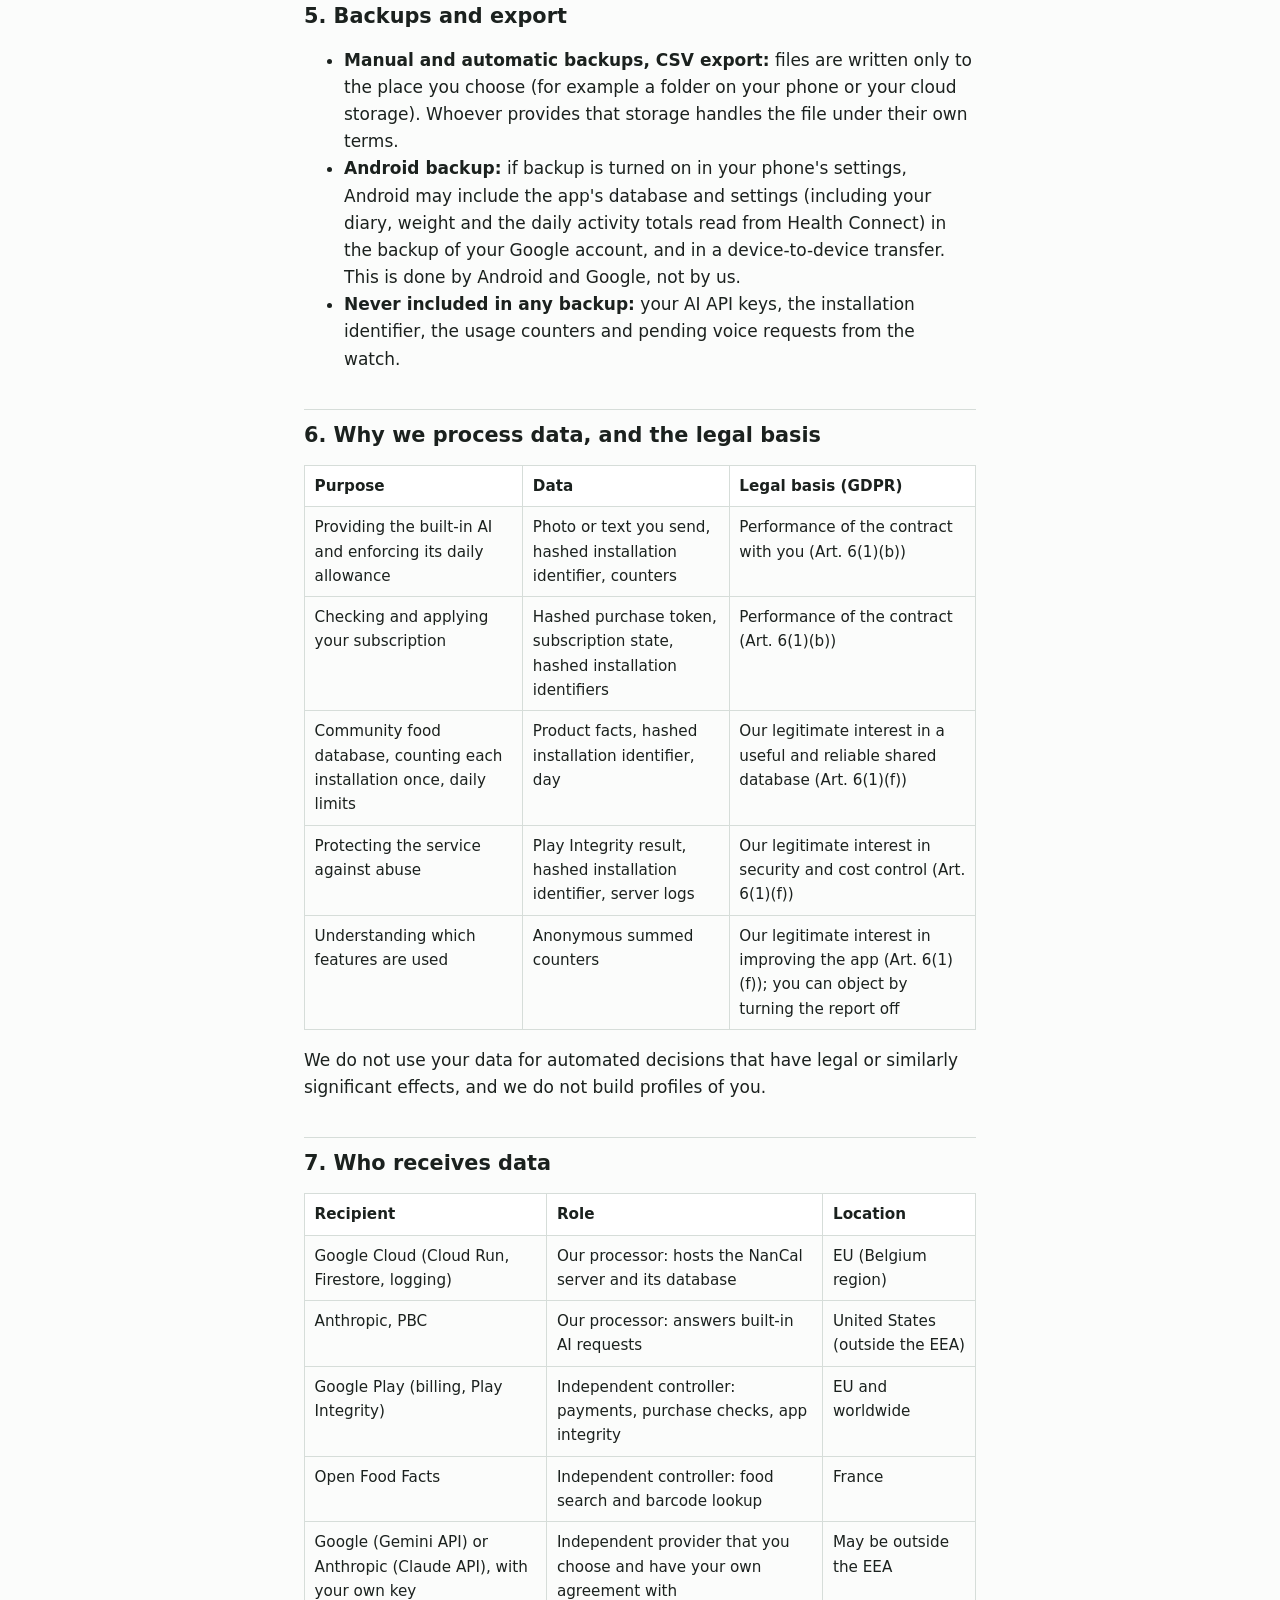
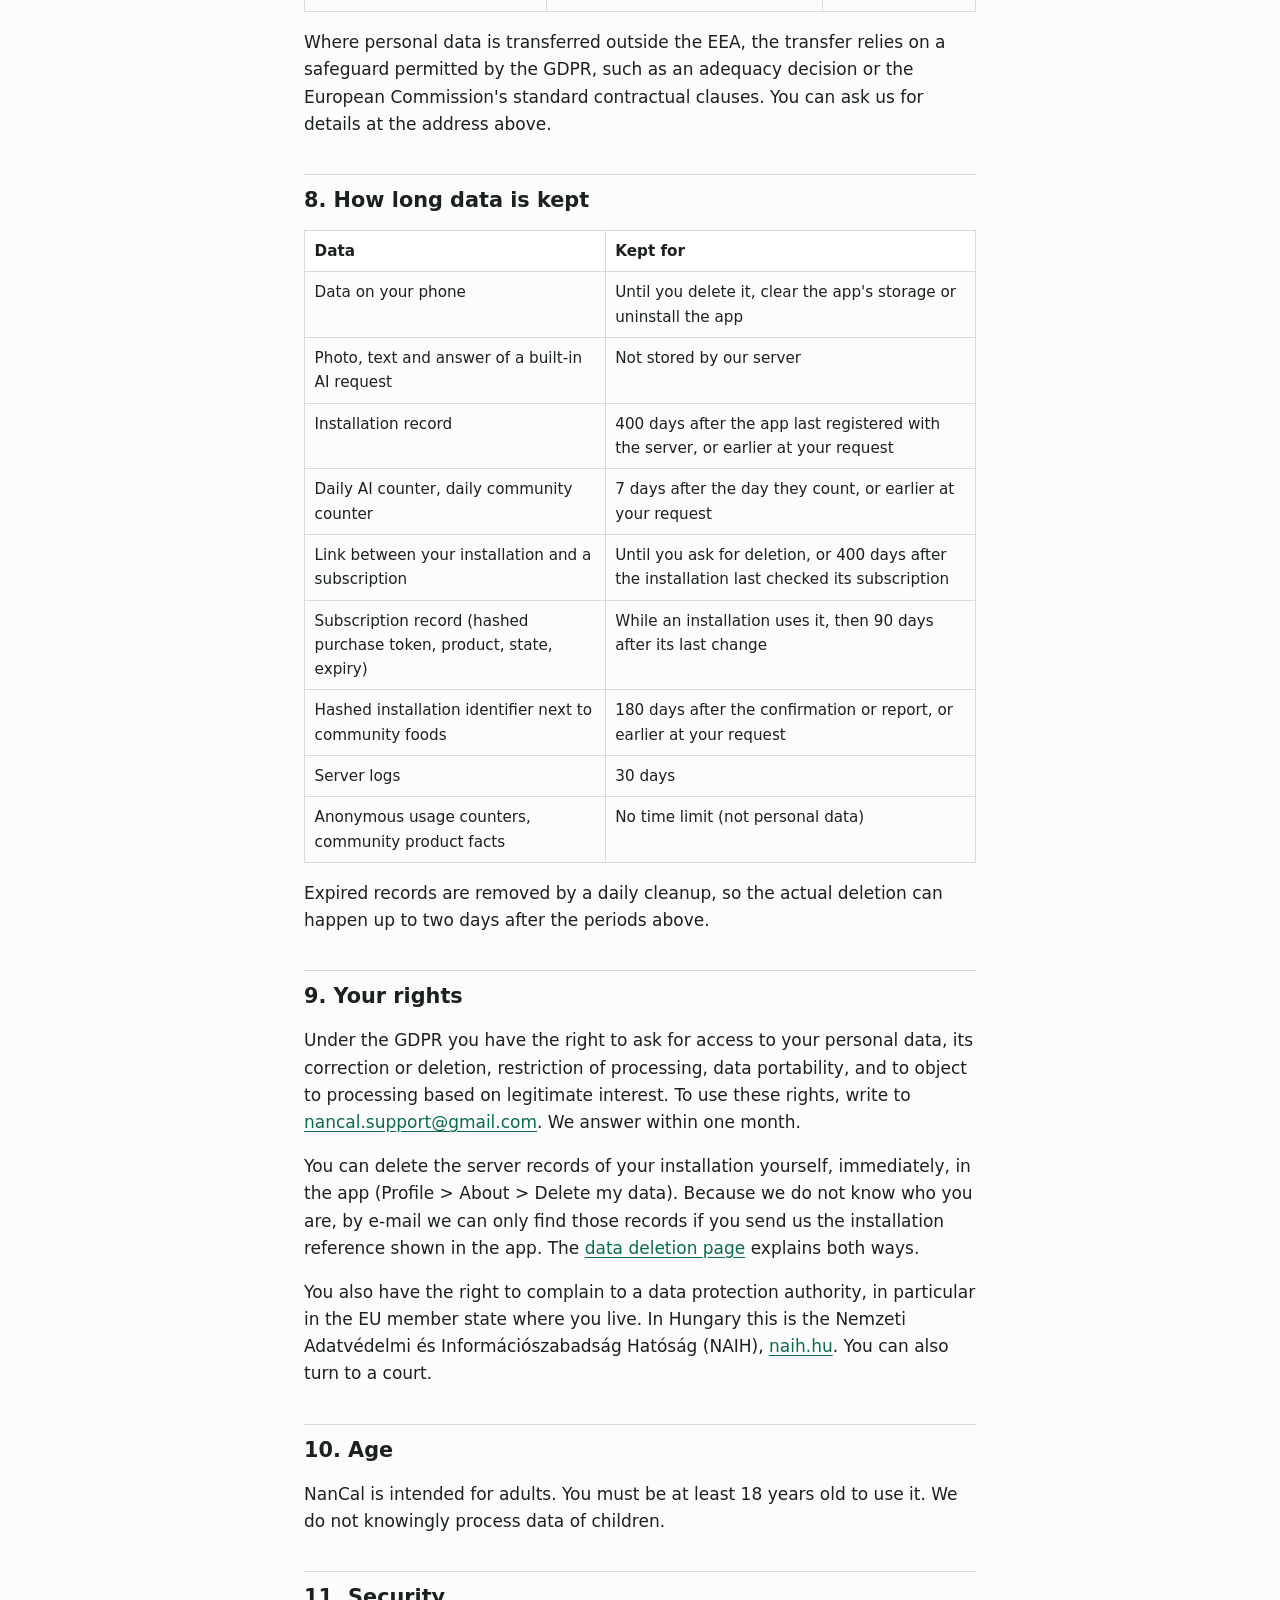
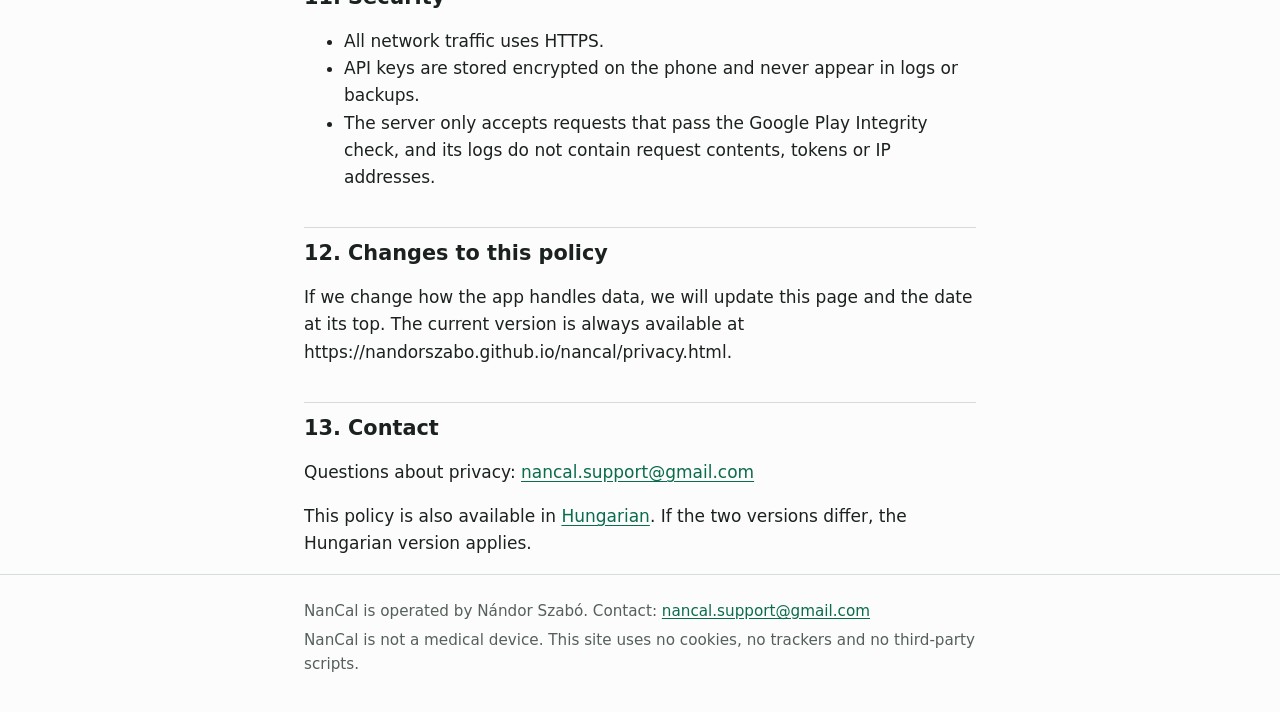
<file: privacy.html>
<!doctype html>
<html lang="en">
<head>
  <meta charset="utf-8">
  <meta name="viewport" content="width=device-width, initial-scale=1">
  <title>Privacy Policy - NanCal</title>
  <meta name="description" content="What data the NanCal app stores on your phone, what leaves it, who receives it, and how you can delete it.">
  <link rel="canonical" href="https://nandorszabo.github.io/nancal/privacy.html">
  <link rel="alternate" hreflang="hu" href="hu/privacy.html">
  <link rel="stylesheet" href="assets/style.css">
</head>
<body>
<a class="skip" href="#main">Skip to content</a>
<header class="site">
  <div class="wrap">
    <a class="brand" href="index.html">NanCal</a>
    <nav aria-label="Main">
      <ul>
        <li><a href="privacy.html">Privacy</a></li>
        <li><a href="terms.html">Terms</a></li>
        <li><a href="delete-data.html">Delete data</a></li>
        <li><a href="medical.html">Not a medical device</a></li>
        <li><a href="hu/privacy.html" lang="hu" hreflang="hu">Magyar</a></li>
      </ul>
    </nav>
  </div>
</header>
<main id="main" class="wrap">
<h1>Privacy Policy</h1>
<p class="meta">Last updated: 2026-11-23</p>

<p class="lead">NanCal is a calorie and water tracker for Android and Wear OS. It has no user accounts. Your diary, profile and health data are stored on your phone and are not sent to us.</p>

<div class="box">
  <p><strong>In short</strong></p>
  <ul>
    <li>We do not know who you are: there is no sign-up, and we do not collect your name, e-mail address, phone number, location, contacts or advertising identifier.</li>
    <li>The app contains no ads and no third-party analytics or advertising tools. We do not sell data.</li>
    <li>Some features need the internet. This policy lists each of them, what they send and to whom.</li>
  </ul>
</div>

<h2 id="controller">1. Who is responsible</h2>
<address>
  Nándor Szabó<br>
  1067 Budapest, Teréz krt. 7.<br>
  Private individual (magánszemély), no business registration or tax number<br>
  E-mail: <a href="mailto:nancal.support@gmail.com">nancal.support@gmail.com</a>
</address>
<p>In this policy "we" means the operator named above, who is the data controller under the EU General Data Protection Regulation (GDPR) for the processing described here.</p>

<h2 id="on-device">2. Data stored on your phone</h2>
<p>The app stores the following in its own private storage on your phone. We have no access to it.</p>
<ul>
  <li>Your profile: sex, date of birth, height, activity level and goal.</li>
  <li>Your weight entries, logged meals, water intake, custom foods, recipes and settings.</li>
  <li>Daily active calories, step counts and workouts read from Health Connect, if you allow it (see section 4).</li>
  <li>API keys for AI providers that you enter yourself, encrypted with the Android Keystore.</li>
  <li>A local log of AI requests (date, feature, token counts), so that you can see your usage.</li>
</ul>
<p>If you use the Wear OS app, the phone sends your daily summary (for example calories eaten, water, goals, favourite foods) to your own paired watch, and the watch sends your commands back. This uses the Wear OS Data Layer of Google Play services between your own devices.</p>

<h2 id="leaves">3. Data that leaves your phone</h2>

<h3 id="off">3.1 Food search and barcode lookup (Open Food Facts)</h3>
<p>When you search online for a food or scan a barcode, the app sends the search term or barcode to <a href="https://openfoodfacts.org" rel="noopener">Open Food Facts</a>, an independent non-profit food database. The request carries the app name, the app version and our support e-mail address, and, like any internet request, your IP address is visible to their server. No profile or diary data is sent. Open Food Facts handles the request under its own privacy policy.</p>

<h3 id="ai-own-key">3.2 AI estimates with your own API key</h3>
<p>If you enter your own API key for Google Gemini or Anthropic Claude, AI features (meal photo, nutrition label, text description, recipe import) send the photo or text directly from your phone to the provider you selected, only when you tap the button. Before sending, the photo is downsized (longer side at most 1024 pixels) and re-encoded without metadata such as location (EXIF). We do not receive these requests. The provider processes them under its own terms and privacy policy, and may process them outside the European Economic Area (EEA), for example in the United States.</p>

<h3 id="ai-built-in">3.3 Built-in AI (no key of your own)</h3>
<p>If you use the built-in AI, the same photo or text is sent to the NanCal server (hosted on Google Cloud in the EU), which forwards it to Anthropic, PBC (Claude) in the United States, <strong>outside the EEA</strong>. Anthropic acts as our processor under its commercial terms: by default it does not use the content to train its models and may keep it for a limited time to detect abuse.</p>
<ul>
  <li>Our server does not store or log the photo, the text or the answer.</li>
  <li>To enforce the daily allowance, the server keeps a counter for a random identifier of your installation. The identifier is created on your phone and the server only receives it in hashed form.</li>
  <li>For each request the server log records the hashed installation identifier, the type of feature, the model, token counts, duration and result. Logs are kept for 30 days.</li>
</ul>
<p>Do not include other people or personal documents in the photos you send.</p>

<h3 id="usage">3.4 Anonymous usage report</h3>
<p>Unless you turn it off, the app sends an anonymous report at most once a day, about a completed day: how many times each feature was used, which optional settings are on, milestones reached (for example "first food logged"), the app version, the app language and the week of installation. The first-run screen tells you about this and lets you turn it off right there; later you can turn it off in Settings.</p>
<ul>
  <li>The report contains no installation, device or advertising identifier, no food names, nutrition values, weight, free text or other health data.</li>
  <li>The server does not keep the individual report. It only increases summed counters, and it does not store or log your IP address.</li>
  <li>When you turn reporting off, counters that were not yet sent are deleted from your phone.</li>
</ul>

<h3 id="install">3.5 Installation identifier and app integrity check</h3>
<p>The first time you use a feature that needs our server (built-in AI, subscription, community foods), the app creates a random installation identifier. The server only ever receives its SHA-256 hash, and stores it with the app version, the day it was first seen and the day it was last seen. It is not linked to your name, Google account, device identifiers or IP address. The identifier is excluded from Android backups, so a restored or reinstalled app counts as a new installation.</p>
<p>Requests to our server carry a Google Play Integrity token, which lets the server check that the request comes from the genuine app on a genuine device. The token is issued by Google Play services on your phone and verified by Google. Our server does not store the token; if a token is refused, only the reason is written to the server log.</p>

<h3 id="subscription">3.6 Subscription (NanCal Pro)</h3>
<p>Payments are handled entirely by Google Play. We never receive your name, e-mail address, payment card or billing address. When you buy or restore a subscription, the app sends the Google Play purchase token to our server, which checks it with Google. The server stores a hash of the token, the product and plan, the subscription state, the expiry time, whether it renews, and the hashed identifiers of up to three installations that use the subscription (with the day each was last seen). The raw token, the order number, your Google account, the price and your country are not stored.</p>

<h3 id="community">3.7 Community barcode foods</h3>
<p>If you save your own food with a barcode, the app uploads the product facts to the NanCal community database so that other users who scan the same barcode can find them: barcode, product name, brand, language of the name, unit, nutrition values per 100 g or 100 ml, serving size and package size. Photos, notes, serving names and anything from your diary are not uploaded. You can turn the upload off in Settings.</p>
<ul>
  <li>Next to each submission and each error report the server stores the hashed installation identifier and the day, only so that one installation counts once. A hash older than 180 days is removed by a daily cleanup, at the latest two days after that; the confirmation stays as an anonymous count.</li>
  <li>When the app looks up a barcode in the community database, the server does not record which barcode you asked for, only the number of lookups, submissions and reports per installation for the current day. When you open a community food you already have, the app asks the server for its current data again, at most once a day per food.</li>
  <li>Product facts themselves are not personal data and are kept without a time limit. They may later be published under an open licence (see the <a href="terms.html#community">Terms of Use</a>).</li>
</ul>

<h3 id="google-libs">3.8 Google components inside the app</h3>
<p>Barcode scanning runs on your device; camera images are not uploaded for it. The app uses Google components (ML Kit barcode scanning, Google Play services, Play Integrity, and Google Play Billing for purchases). These components may send technical and diagnostic information to Google under <a href="https://policies.google.com/privacy" rel="noopener">Google's privacy policy</a>. We do not receive that information.</p>

<h2 id="health-connect">4. Health Connect</h2>
<p>Health Connect is optional and every permission is requested separately. If you grant them, NanCal:</p>
<ul>
  <li><strong>reads</strong> active calories burned (to adjust your daily calorie budget), workouts and steps (to show them in your diary), water intake and weight recorded by other apps;</li>
  <li><strong>writes</strong> the water you log, and, only if you turn these on, your weight and your meals (nutrition), so that other apps you authorise can use them.</li>
</ul>
<p>Data read from Health Connect is used only to provide these features inside the app. It stays on your phone, is never sent to our server or to AI providers, and is never used for advertising or sold. You can revoke the permissions at any time in Health Connect; the app keeps working without them.</p>

<h2 id="backups">5. Backups and export</h2>
<ul>
  <li><strong>Manual and automatic backups, CSV export:</strong> files are written only to the place you choose (for example a folder on your phone or your cloud storage). Whoever provides that storage handles the file under their own terms.</li>
  <li><strong>Android backup:</strong> if backup is turned on in your phone's settings, Android may include the app's database and settings (including your diary, weight and the daily activity totals read from Health Connect) in the backup of your Google account, and in a device-to-device transfer. This is done by Android and Google, not by us.</li>
  <li><strong>Never included in any backup:</strong> your AI API keys, the installation identifier, the usage counters and pending voice requests from the watch.</li>
</ul>

<h2 id="purposes">6. Why we process data, and the legal basis</h2>
<div class="table-scroll">
<table>
  <thead>
    <tr><th scope="col">Purpose</th><th scope="col">Data</th><th scope="col">Legal basis (GDPR)</th></tr>
  </thead>
  <tbody>
    <tr><td>Providing the built-in AI and enforcing its daily allowance</td><td>Photo or text you send, hashed installation identifier, counters</td><td>Performance of the contract with you (Art. 6(1)(b))</td></tr>
    <tr><td>Checking and applying your subscription</td><td>Hashed purchase token, subscription state, hashed installation identifiers</td><td>Performance of the contract (Art. 6(1)(b))</td></tr>
    <tr><td>Community food database, counting each installation once, daily limits</td><td>Product facts, hashed installation identifier, day</td><td>Our legitimate interest in a useful and reliable shared database (Art. 6(1)(f))</td></tr>
    <tr><td>Protecting the service against abuse</td><td>Play Integrity result, hashed installation identifier, server logs</td><td>Our legitimate interest in security and cost control (Art. 6(1)(f))</td></tr>
    <tr><td>Understanding which features are used</td><td>Anonymous summed counters</td><td>Our legitimate interest in improving the app (Art. 6(1)(f)); you can object by turning the report off</td></tr>
  </tbody>
</table>
</div>
<p>We do not use your data for automated decisions that have legal or similarly significant effects, and we do not build profiles of you.</p>

<h2 id="recipients">7. Who receives data</h2>
<div class="table-scroll">
<table>
  <thead>
    <tr><th scope="col">Recipient</th><th scope="col">Role</th><th scope="col">Location</th></tr>
  </thead>
  <tbody>
    <tr><td>Google Cloud (Cloud Run, Firestore, logging)</td><td>Our processor: hosts the NanCal server and its database</td><td>EU (Belgium region)</td></tr>
    <tr><td>Anthropic, PBC</td><td>Our processor: answers built-in AI requests</td><td>United States (outside the EEA)</td></tr>
    <tr><td>Google Play (billing, Play Integrity)</td><td>Independent controller: payments, purchase checks, app integrity</td><td>EU and worldwide</td></tr>
    <tr><td>Open Food Facts</td><td>Independent controller: food search and barcode lookup</td><td>France</td></tr>
    <tr><td>Google (Gemini API) or Anthropic (Claude API), with your own key</td><td>Independent provider that you choose and have your own agreement with</td><td>May be outside the EEA</td></tr>
  </tbody>
</table>
</div>
<p>Where personal data is transferred outside the EEA, the transfer relies on a safeguard permitted by the GDPR, such as an adequacy decision or the European Commission's standard contractual clauses. You can ask us for details at the address above.</p>

<h2 id="retention">8. How long data is kept</h2>
<div class="table-scroll">
<table>
  <thead>
    <tr><th scope="col">Data</th><th scope="col">Kept for</th></tr>
  </thead>
  <tbody>
    <tr><td>Data on your phone</td><td>Until you delete it, clear the app's storage or uninstall the app</td></tr>
    <tr><td>Photo, text and answer of a built-in AI request</td><td>Not stored by our server</td></tr>
    <tr><td>Installation record</td><td>400 days after the app last registered with the server, or earlier at your request</td></tr>
    <tr><td>Daily AI counter, daily community counter</td><td>7 days after the day they count, or earlier at your request</td></tr>
    <tr><td>Link between your installation and a subscription</td><td>Until you ask for deletion, or 400 days after the installation last checked its subscription</td></tr>
    <tr><td>Subscription record (hashed purchase token, product, state, expiry)</td><td>While an installation uses it, then 90 days after its last change</td></tr>
    <tr><td>Hashed installation identifier next to community foods</td><td>180 days after the confirmation or report, or earlier at your request</td></tr>
    <tr><td>Server logs</td><td>30 days</td></tr>
    <tr><td>Anonymous usage counters, community product facts</td><td>No time limit (not personal data)</td></tr>
  </tbody>
</table>
</div>
<p>Expired records are removed by a daily cleanup, so the actual deletion can happen up to two days after the periods above.</p>

<h2 id="rights">9. Your rights</h2>
<p>Under the GDPR you have the right to ask for access to your personal data, its correction or deletion, restriction of processing, data portability, and to object to processing based on legitimate interest. To use these rights, write to <a href="mailto:nancal.support@gmail.com">nancal.support@gmail.com</a>. We answer within one month.</p>
<p>You can delete the server records of your installation yourself, immediately, in the app (Profile > About > Delete my data). Because we do not know who you are, by e-mail we can only find those records if you send us the installation reference shown in the app. The <a href="delete-data.html">data deletion page</a> explains both ways.</p>
<p>You also have the right to complain to a data protection authority, in particular in the EU member state where you live. In Hungary this is the Nemzeti Adatvédelmi és Információszabadság Hatóság (NAIH), <a href="https://www.naih.hu" rel="noopener">naih.hu</a>. You can also turn to a court.</p>

<h2 id="age">10. Age</h2>
<p>NanCal is intended for adults. You must be at least 18 years old to use it. We do not knowingly process data of children.</p>

<h2 id="security">11. Security</h2>
<ul>
  <li>All network traffic uses HTTPS.</li>
  <li>API keys are stored encrypted on the phone and never appear in logs or backups.</li>
  <li>The server only accepts requests that pass the Google Play Integrity check, and its logs do not contain request contents, tokens or IP addresses.</li>
</ul>

<h2 id="changes">12. Changes to this policy</h2>
<p>If we change how the app handles data, we will update this page and the date at its top. The current version is always available at https://nandorszabo.github.io/nancal/privacy.html.</p>

<h2 id="contact">13. Contact</h2>
<p>Questions about privacy: <a href="mailto:nancal.support@gmail.com">nancal.support@gmail.com</a></p>
<p>This policy is also available in <a href="hu/privacy.html" lang="hu" hreflang="hu">Hungarian</a>. If the two versions differ, the Hungarian version applies.</p>

</main>
<footer class="site">
  <div class="wrap">
    <p>NanCal is operated by Nándor Szabó. Contact: <a href="mailto:nancal.support@gmail.com">nancal.support@gmail.com</a></p>
    <p>NanCal is not a medical device. This site uses no cookies, no trackers and no third-party scripts.</p>
  </div>
</footer>
</body>
</html>
</file>
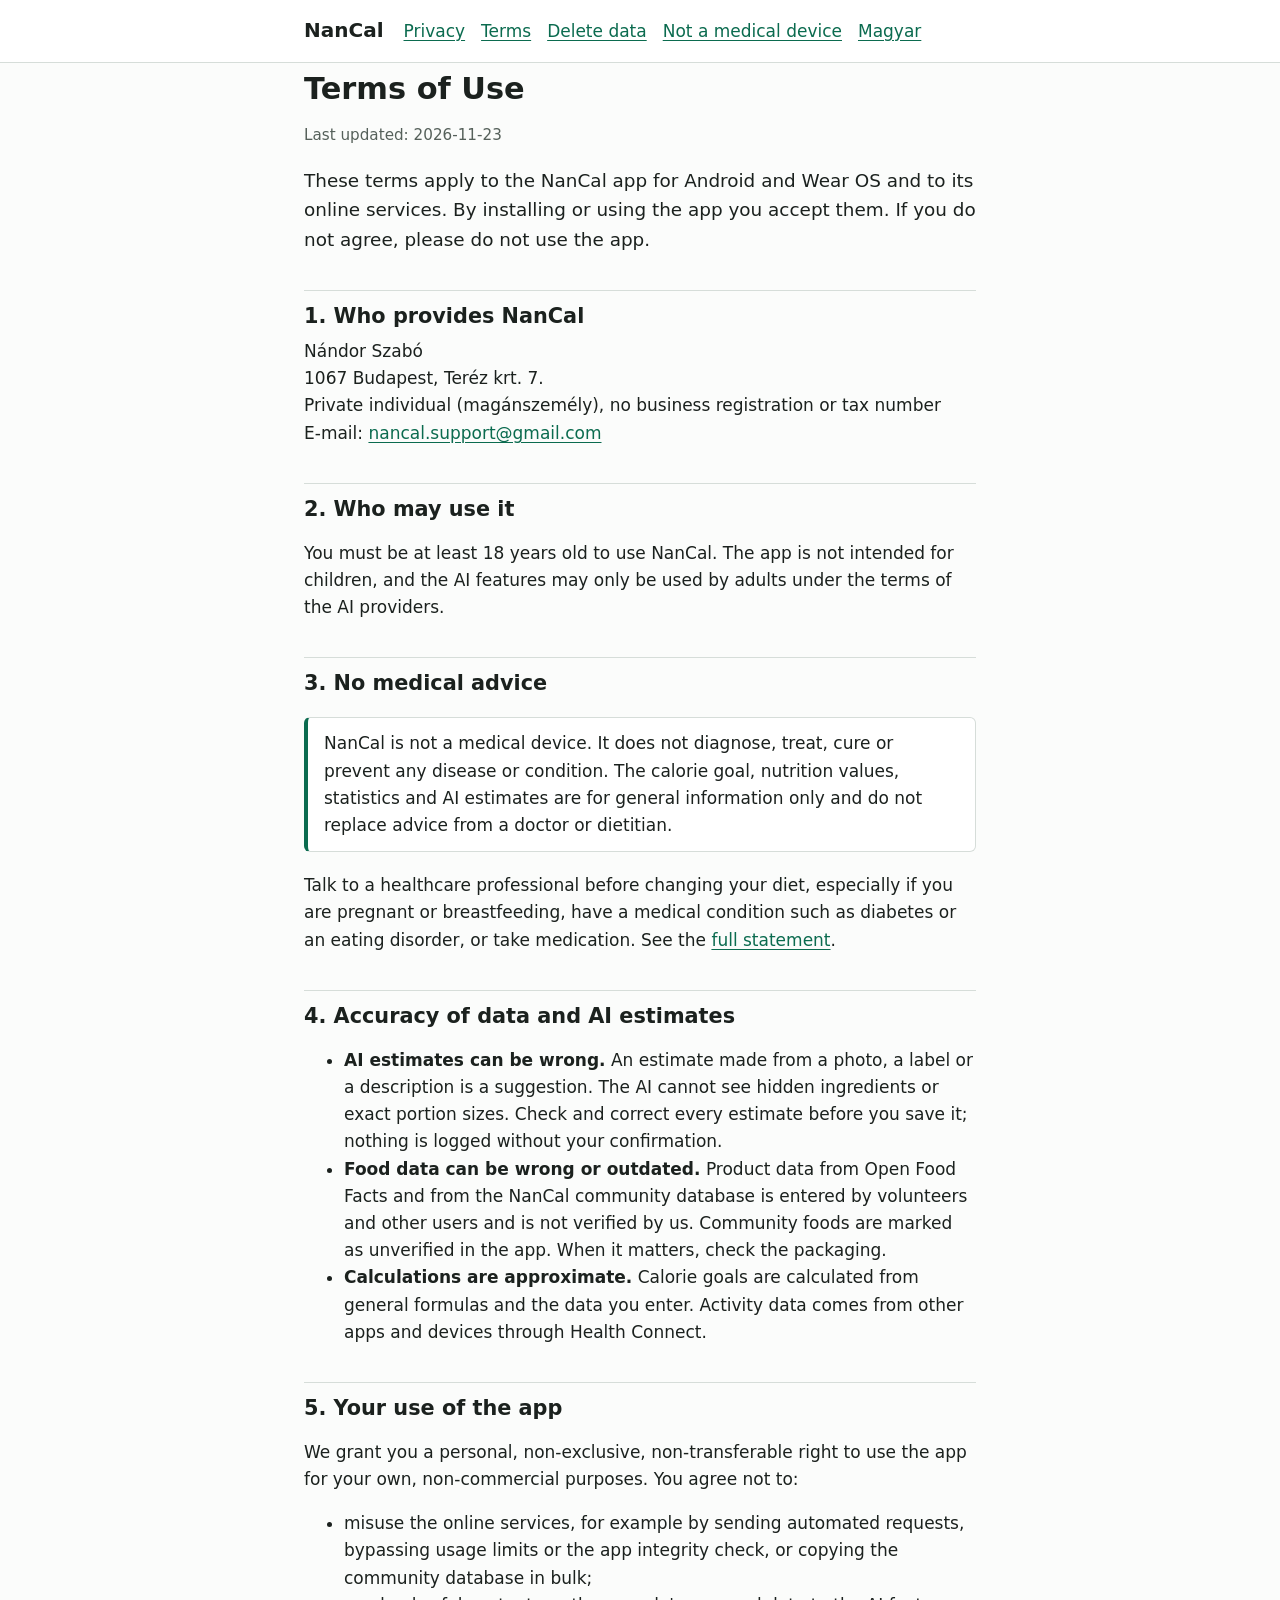
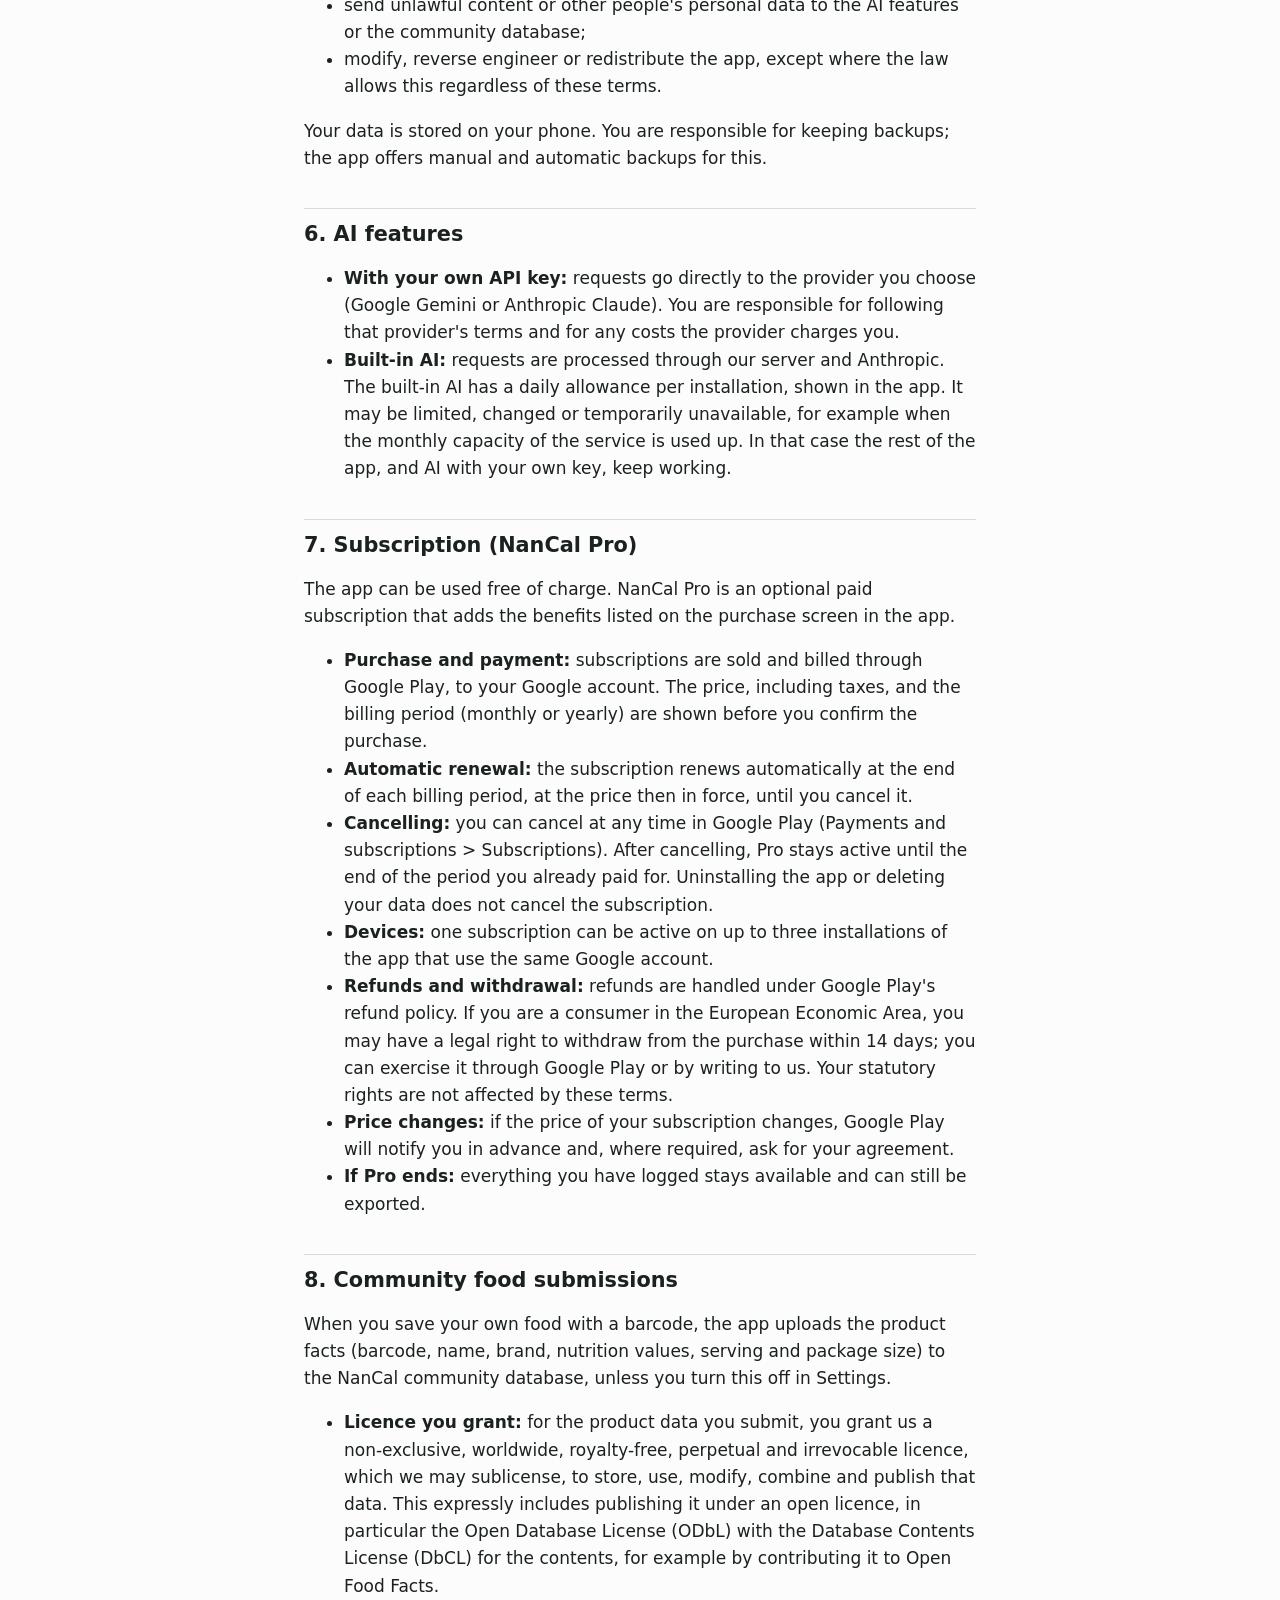
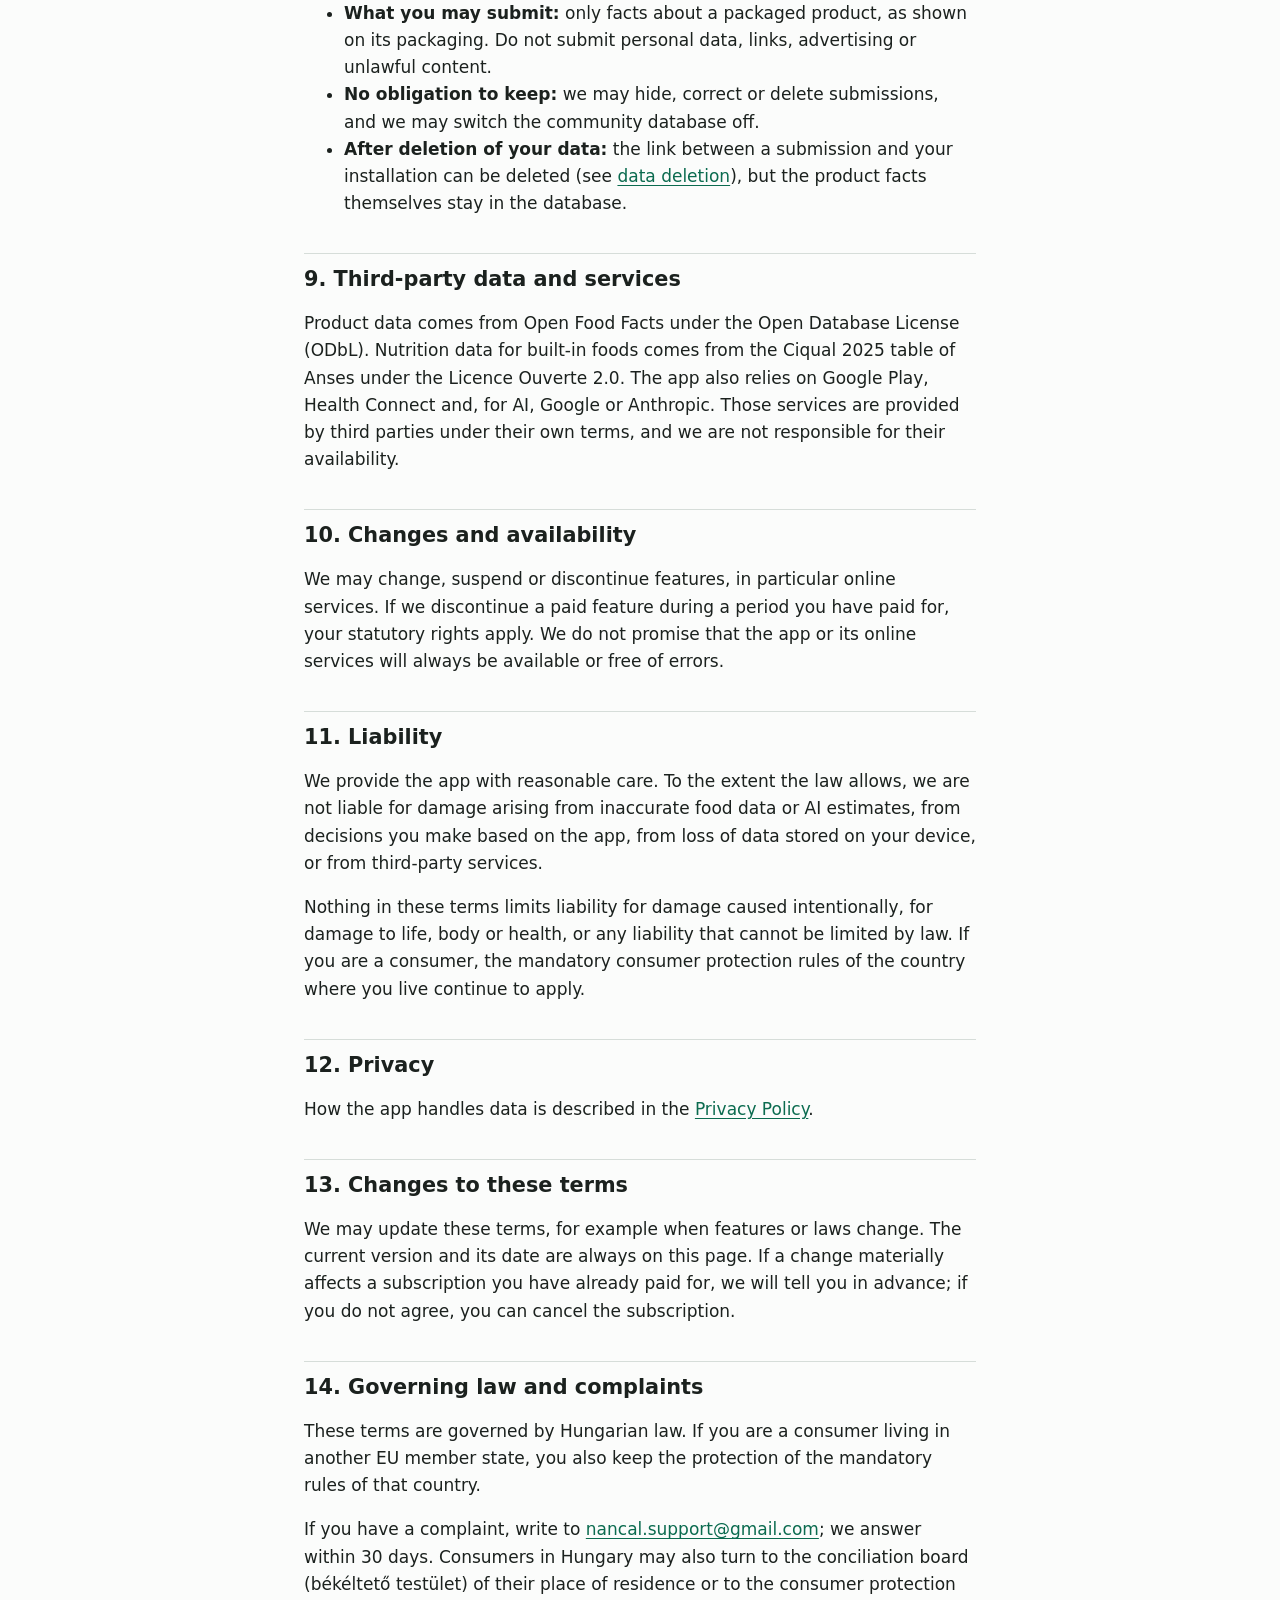
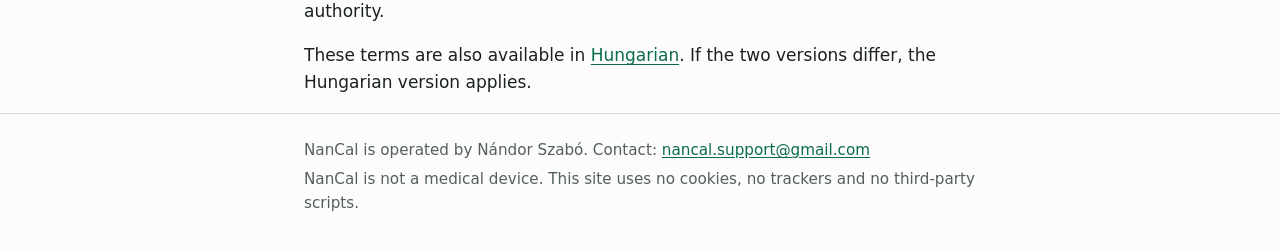
<file: terms.html>
<!doctype html>
<html lang="en">
<head>
  <meta charset="utf-8">
  <meta name="viewport" content="width=device-width, initial-scale=1">
  <title>Terms of Use - NanCal</title>
  <meta name="description" content="The terms for using the NanCal app: age limit, AI estimates, subscription, community food submissions and liability.">
  <link rel="canonical" href="https://nandorszabo.github.io/nancal/terms.html">
  <link rel="alternate" hreflang="hu" href="hu/terms.html">
  <link rel="stylesheet" href="assets/style.css">
</head>
<body>
<a class="skip" href="#main">Skip to content</a>
<header class="site">
  <div class="wrap">
    <a class="brand" href="index.html">NanCal</a>
    <nav aria-label="Main">
      <ul>
        <li><a href="privacy.html">Privacy</a></li>
        <li><a href="terms.html">Terms</a></li>
        <li><a href="delete-data.html">Delete data</a></li>
        <li><a href="medical.html">Not a medical device</a></li>
        <li><a href="hu/terms.html" lang="hu" hreflang="hu">Magyar</a></li>
      </ul>
    </nav>
  </div>
</header>
<main id="main" class="wrap">
<h1>Terms of Use</h1>
<p class="meta">Last updated: 2026-11-23</p>

<p class="lead">These terms apply to the NanCal app for Android and Wear OS and to its online services. By installing or using the app you accept them. If you do not agree, please do not use the app.</p>

<h2 id="operator">1. Who provides NanCal</h2>
<address>
  Nándor Szabó<br>
  1067 Budapest, Teréz krt. 7.<br>
  Private individual (magánszemély), no business registration or tax number<br>
  E-mail: <a href="mailto:nancal.support@gmail.com">nancal.support@gmail.com</a>
</address>

<h2 id="age">2. Who may use it</h2>
<p>You must be at least 18 years old to use NanCal. The app is not intended for children, and the AI features may only be used by adults under the terms of the AI providers.</p>

<h2 id="medical">3. No medical advice</h2>
<div class="box">
  <p>NanCal is not a medical device. It does not diagnose, treat, cure or prevent any disease or condition. The calorie goal, nutrition values, statistics and AI estimates are for general information only and do not replace advice from a doctor or dietitian.</p>
</div>
<p>Talk to a healthcare professional before changing your diet, especially if you are pregnant or breastfeeding, have a medical condition such as diabetes or an eating disorder, or take medication. See the <a href="medical.html">full statement</a>.</p>

<h2 id="accuracy">4. Accuracy of data and AI estimates</h2>
<ul>
  <li><strong>AI estimates can be wrong.</strong> An estimate made from a photo, a label or a description is a suggestion. The AI cannot see hidden ingredients or exact portion sizes. Check and correct every estimate before you save it; nothing is logged without your confirmation.</li>
  <li><strong>Food data can be wrong or outdated.</strong> Product data from Open Food Facts and from the NanCal community database is entered by volunteers and other users and is not verified by us. Community foods are marked as unverified in the app. When it matters, check the packaging.</li>
  <li><strong>Calculations are approximate.</strong> Calorie goals are calculated from general formulas and the data you enter. Activity data comes from other apps and devices through Health Connect.</li>
</ul>

<h2 id="use">5. Your use of the app</h2>
<p>We grant you a personal, non-exclusive, non-transferable right to use the app for your own, non-commercial purposes. You agree not to:</p>
<ul>
  <li>misuse the online services, for example by sending automated requests, bypassing usage limits or the app integrity check, or copying the community database in bulk;</li>
  <li>send unlawful content or other people's personal data to the AI features or the community database;</li>
  <li>modify, reverse engineer or redistribute the app, except where the law allows this regardless of these terms.</li>
</ul>
<p>Your data is stored on your phone. You are responsible for keeping backups; the app offers manual and automatic backups for this.</p>

<h2 id="ai">6. AI features</h2>
<ul>
  <li><strong>With your own API key:</strong> requests go directly to the provider you choose (Google Gemini or Anthropic Claude). You are responsible for following that provider's terms and for any costs the provider charges you.</li>
  <li><strong>Built-in AI:</strong> requests are processed through our server and Anthropic. The built-in AI has a daily allowance per installation, shown in the app. It may be limited, changed or temporarily unavailable, for example when the monthly capacity of the service is used up. In that case the rest of the app, and AI with your own key, keep working.</li>
</ul>

<h2 id="subscription">7. Subscription (NanCal Pro)</h2>
<p>The app can be used free of charge. NanCal Pro is an optional paid subscription that adds the benefits listed on the purchase screen in the app.</p>
<ul>
  <li><strong>Purchase and payment:</strong> subscriptions are sold and billed through Google Play, to your Google account. The price, including taxes, and the billing period (monthly or yearly) are shown before you confirm the purchase.</li>
  <li><strong>Automatic renewal:</strong> the subscription renews automatically at the end of each billing period, at the price then in force, until you cancel it.</li>
  <li><strong>Cancelling:</strong> you can cancel at any time in Google Play (Payments and subscriptions > Subscriptions). After cancelling, Pro stays active until the end of the period you already paid for. Uninstalling the app or deleting your data does not cancel the subscription.</li>
  <li><strong>Devices:</strong> one subscription can be active on up to three installations of the app that use the same Google account.</li>
  <li><strong>Refunds and withdrawal:</strong> refunds are handled under Google Play's refund policy. If you are a consumer in the European Economic Area, you may have a legal right to withdraw from the purchase within 14 days; you can exercise it through Google Play or by writing to us. Your statutory rights are not affected by these terms.</li>
  <li><strong>Price changes:</strong> if the price of your subscription changes, Google Play will notify you in advance and, where required, ask for your agreement.</li>
  <li><strong>If Pro ends:</strong> everything you have logged stays available and can still be exported.</li>
</ul>

<h2 id="community">8. Community food submissions</h2>
<p>When you save your own food with a barcode, the app uploads the product facts (barcode, name, brand, nutrition values, serving and package size) to the NanCal community database, unless you turn this off in Settings.</p>
<ul>
  <li><strong>Licence you grant:</strong> for the product data you submit, you grant us a non-exclusive, worldwide, royalty-free, perpetual and irrevocable licence, which we may sublicense, to store, use, modify, combine and publish that data. This expressly includes publishing it under an open licence, in particular the Open Database License (ODbL) with the Database Contents License (DbCL) for the contents, for example by contributing it to Open Food Facts.</li>
  <li><strong>What you may submit:</strong> only facts about a packaged product, as shown on its packaging. Do not submit personal data, links, advertising or unlawful content.</li>
  <li><strong>No obligation to keep:</strong> we may hide, correct or delete submissions, and we may switch the community database off.</li>
  <li><strong>After deletion of your data:</strong> the link between a submission and your installation can be deleted (see <a href="delete-data.html">data deletion</a>), but the product facts themselves stay in the database.</li>
</ul>

<h2 id="third-party">9. Third-party data and services</h2>
<p>Product data comes from Open Food Facts under the Open Database License (ODbL). Nutrition data for built-in foods comes from the Ciqual 2025 table of Anses under the Licence Ouverte 2.0. The app also relies on Google Play, Health Connect and, for AI, Google or Anthropic. Those services are provided by third parties under their own terms, and we are not responsible for their availability.</p>

<h2 id="availability">10. Changes and availability</h2>
<p>We may change, suspend or discontinue features, in particular online services. If we discontinue a paid feature during a period you have paid for, your statutory rights apply. We do not promise that the app or its online services will always be available or free of errors.</p>

<h2 id="liability">11. Liability</h2>
<p>We provide the app with reasonable care. To the extent the law allows, we are not liable for damage arising from inaccurate food data or AI estimates, from decisions you make based on the app, from loss of data stored on your device, or from third-party services.</p>
<p>Nothing in these terms limits liability for damage caused intentionally, for damage to life, body or health, or any liability that cannot be limited by law. If you are a consumer, the mandatory consumer protection rules of the country where you live continue to apply.</p>

<h2 id="privacy">12. Privacy</h2>
<p>How the app handles data is described in the <a href="privacy.html">Privacy Policy</a>.</p>

<h2 id="changes">13. Changes to these terms</h2>
<p>We may update these terms, for example when features or laws change. The current version and its date are always on this page. If a change materially affects a subscription you have already paid for, we will tell you in advance; if you do not agree, you can cancel the subscription.</p>

<h2 id="law">14. Governing law and complaints</h2>
<p>These terms are governed by Hungarian law. If you are a consumer living in another EU member state, you also keep the protection of the mandatory rules of that country.</p>
<p>If you have a complaint, write to <a href="mailto:nancal.support@gmail.com">nancal.support@gmail.com</a>; we answer within 30 days. Consumers in Hungary may also turn to the conciliation board (békéltető testület) of their place of residence or to the consumer protection authority.</p>
<p>These terms are also available in <a href="hu/terms.html" lang="hu" hreflang="hu">Hungarian</a>. If the two versions differ, the Hungarian version applies.</p>

</main>
<footer class="site">
  <div class="wrap">
    <p>NanCal is operated by Nándor Szabó. Contact: <a href="mailto:nancal.support@gmail.com">nancal.support@gmail.com</a></p>
    <p>NanCal is not a medical device. This site uses no cookies, no trackers and no third-party scripts.</p>
  </div>
</footer>
</body>
</html>
</file>
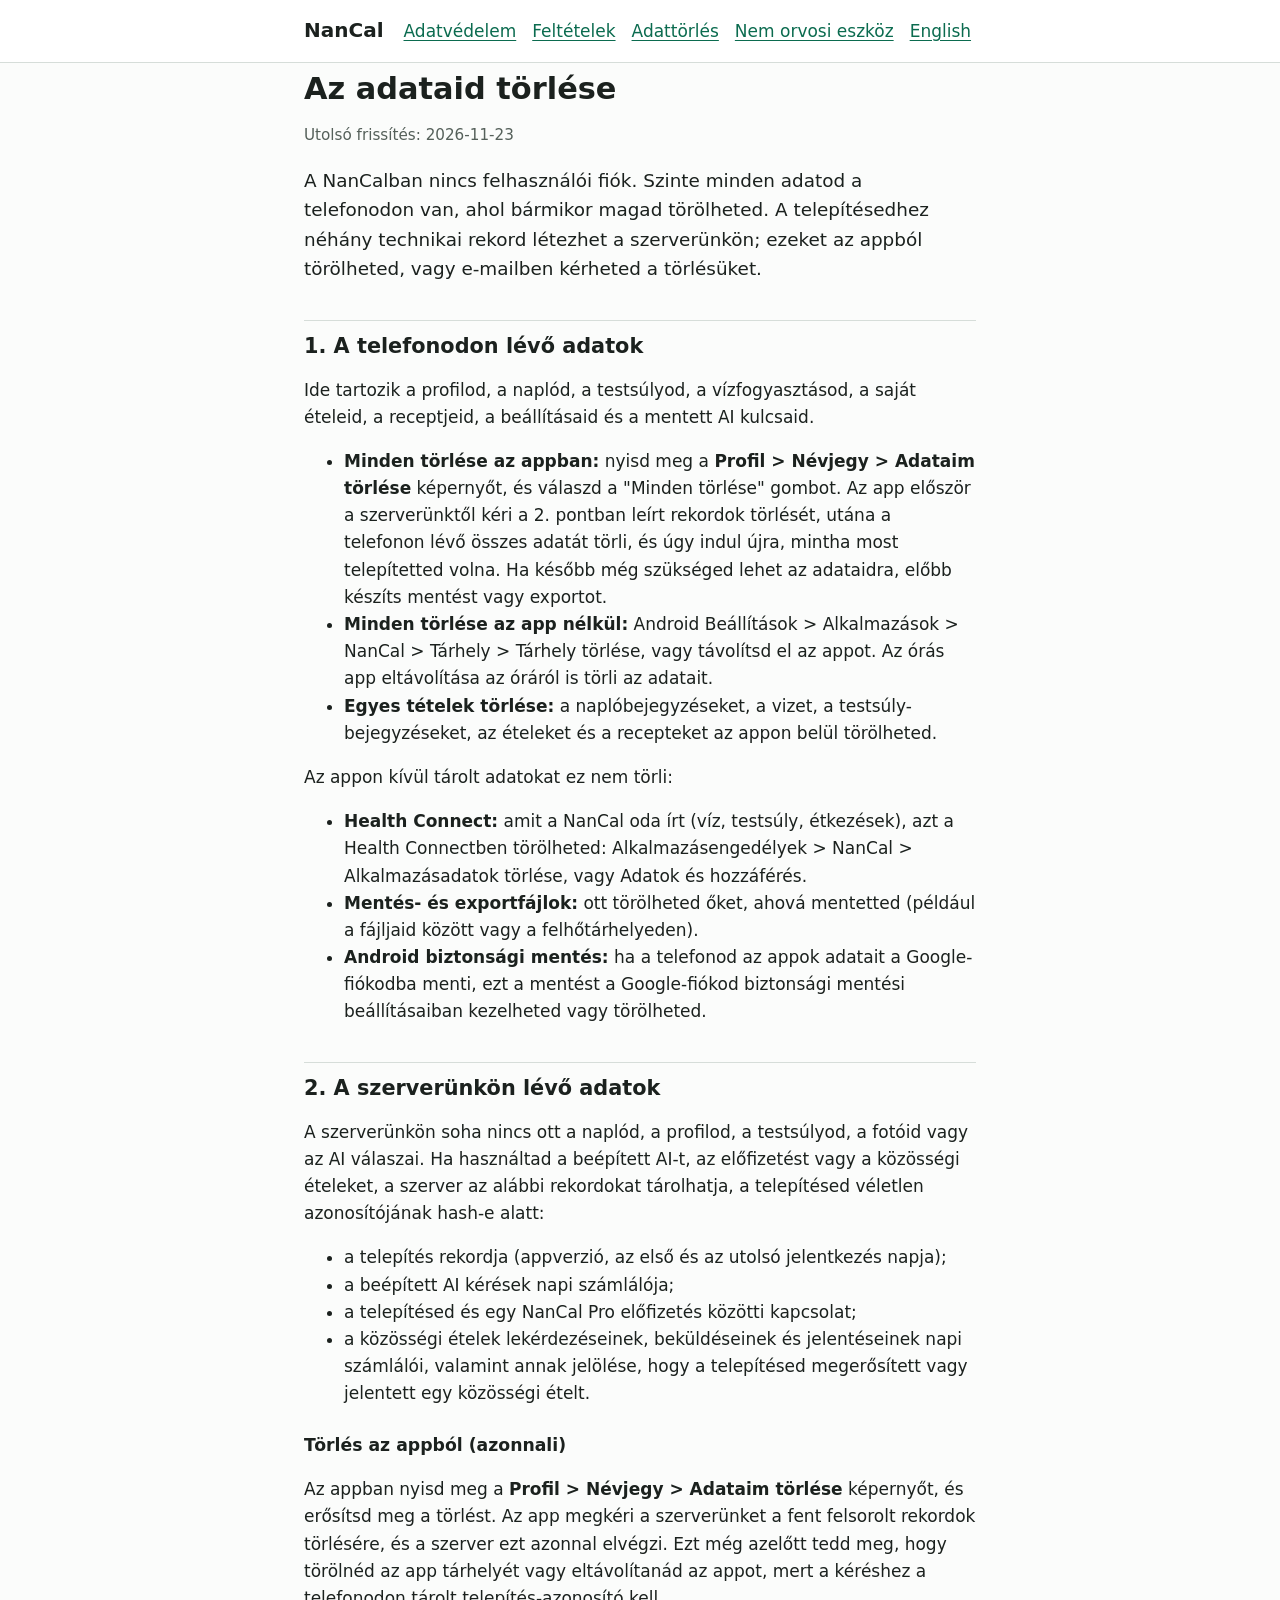
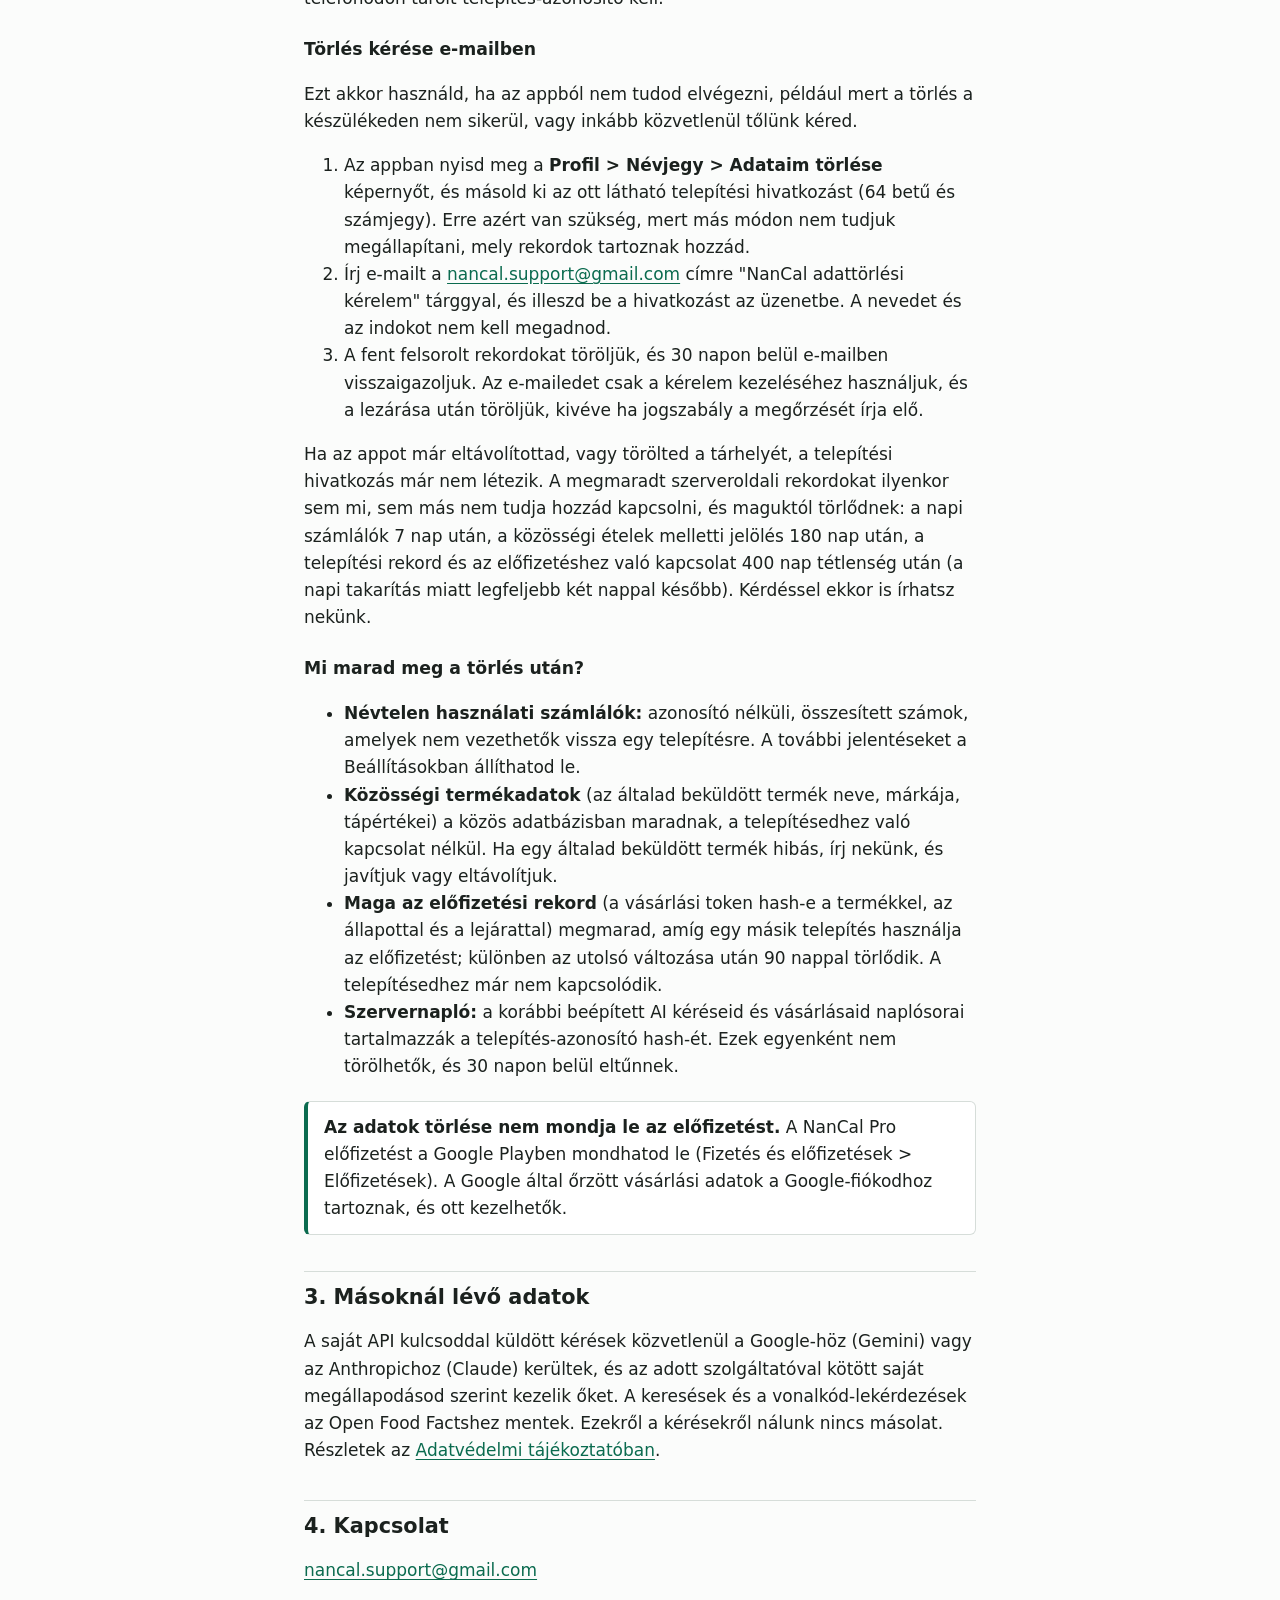
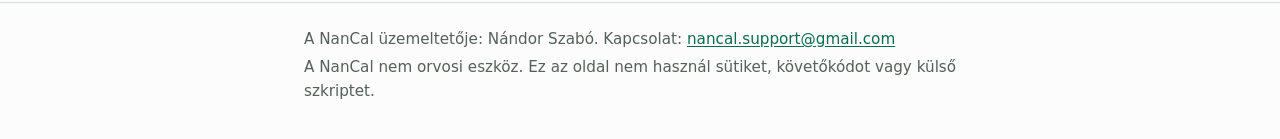
<file: hu/delete-data.html>
<!doctype html>
<html lang="hu">
<head>
  <meta charset="utf-8">
  <meta name="viewport" content="width=device-width, initial-scale=1">
  <title>Az adataid törlése - NanCal</title>
  <meta name="description" content="Hogyan törölheted a NanCal által a telefonodon tárolt adatokat, és hogyan kérheted a telepítésedhez tartozó szerveroldali rekordok törlését.">
  <link rel="canonical" href="https://nandorszabo.github.io/nancal/hu/delete-data.html">
  <link rel="alternate" hreflang="en" href="../delete-data.html">
  <link rel="stylesheet" href="../assets/style.css">
</head>
<body>
<a class="skip" href="#main">Ugrás a tartalomra</a>
<header class="site">
  <div class="wrap">
    <a class="brand" href="../hu/index.html">NanCal</a>
    <nav aria-label="Fő menü">
      <ul>
        <li><a href="../hu/privacy.html">Adatvédelem</a></li>
        <li><a href="../hu/terms.html">Feltételek</a></li>
        <li><a href="../hu/delete-data.html">Adattörlés</a></li>
        <li><a href="../hu/medical.html">Nem orvosi eszköz</a></li>
        <li><a href="../delete-data.html" lang="en" hreflang="en">English</a></li>
      </ul>
    </nav>
  </div>
</header>
<main id="main" class="wrap">
<h1>Az adataid törlése</h1>
<p class="meta">Utolsó frissítés: 2026-11-23</p>

<p class="lead">A NanCalban nincs felhasználói fiók. Szinte minden adatod a telefonodon van, ahol bármikor magad törölheted. A telepítésedhez néhány technikai rekord létezhet a szerverünkön; ezeket az appból törölheted, vagy e-mailben kérheted a törlésüket.</p>

<h2 id="phone">1. A telefonodon lévő adatok</h2>
<p>Ide tartozik a profilod, a naplód, a testsúlyod, a vízfogyasztásod, a saját ételeid, a receptjeid, a beállításaid és a mentett AI kulcsaid.</p>
<ul>
  <li><strong>Minden törlése az appban:</strong> nyisd meg a <strong>Profil > Névjegy > Adataim törlése</strong> képernyőt, és válaszd a "Minden törlése" gombot. Az app először a szerverünktől kéri a 2. pontban leírt rekordok törlését, utána a telefonon lévő összes adatát törli, és úgy indul újra, mintha most telepítetted volna. Ha később még szükséged lehet az adataidra, előbb készíts mentést vagy exportot.</li>
  <li><strong>Minden törlése az app nélkül:</strong> Android Beállítások > Alkalmazások > NanCal > Tárhely > Tárhely törlése, vagy távolítsd el az appot. Az órás app eltávolítása az óráról is törli az adatait.</li>
  <li><strong>Egyes tételek törlése:</strong> a naplóbejegyzéseket, a vizet, a testsúly-bejegyzéseket, az ételeket és a recepteket az appon belül törölheted.</li>
</ul>
<p>Az appon kívül tárolt adatokat ez nem törli:</p>
<ul>
  <li><strong>Health Connect:</strong> amit a NanCal oda írt (víz, testsúly, étkezések), azt a Health Connectben törölheted: Alkalmazásengedélyek > NanCal > Alkalmazásadatok törlése, vagy Adatok és hozzáférés.</li>
  <li><strong>Mentés- és exportfájlok:</strong> ott törölheted őket, ahová mentetted (például a fájljaid között vagy a felhőtárhelyeden).</li>
  <li><strong>Android biztonsági mentés:</strong> ha a telefonod az appok adatait a Google-fiókodba menti, ezt a mentést a Google-fiókod biztonsági mentési beállításaiban kezelheted vagy törölheted.</li>
</ul>

<h2 id="server">2. A szerverünkön lévő adatok</h2>
<p>A szerverünkön soha nincs ott a naplód, a profilod, a testsúlyod, a fotóid vagy az AI válaszai. Ha használtad a beépített AI-t, az előfizetést vagy a közösségi ételeket, a szerver az alábbi rekordokat tárolhatja, a telepítésed véletlen azonosítójának hash-e alatt:</p>
<ul>
  <li>a telepítés rekordja (appverzió, az első és az utolsó jelentkezés napja);</li>
  <li>a beépített AI kérések napi számlálója;</li>
  <li>a telepítésed és egy NanCal Pro előfizetés közötti kapcsolat;</li>
  <li>a közösségi ételek lekérdezéseinek, beküldéseinek és jelentéseinek napi számlálói, valamint annak jelölése, hogy a telepítésed megerősített vagy jelentett egy közösségi ételt.</li>
</ul>

<h3 id="in-app">Törlés az appból (azonnali)</h3>
<p>Az appban nyisd meg a <strong>Profil > Névjegy > Adataim törlése</strong> képernyőt, és erősítsd meg a törlést. Az app megkéri a szerverünket a fent felsorolt rekordok törlésére, és a szerver ezt azonnal elvégzi. Ezt még azelőtt tedd meg, hogy törölnéd az app tárhelyét vagy eltávolítanád az appot, mert a kéréshez a telefonodon tárolt telepítés-azonosító kell.</p>

<h3 id="request">Törlés kérése e-mailben</h3>
<p>Ezt akkor használd, ha az appból nem tudod elvégezni, például mert a törlés a készülékeden nem sikerül, vagy inkább közvetlenül tőlünk kéred.</p>
<ol>
  <li>Az appban nyisd meg a <strong>Profil > Névjegy > Adataim törlése</strong> képernyőt, és másold ki az ott látható telepítési hivatkozást (64 betű és számjegy). Erre azért van szükség, mert más módon nem tudjuk megállapítani, mely rekordok tartoznak hozzád.</li>
  <li>Írj e-mailt a <a href="mailto:nancal.support@gmail.com?subject=NanCal%20adatt%C3%B6rl%C3%A9si%20k%C3%A9relem">nancal.support@gmail.com</a> címre "NanCal adattörlési kérelem" tárggyal, és illeszd be a hivatkozást az üzenetbe. A nevedet és az indokot nem kell megadnod.</li>
  <li>A fent felsorolt rekordokat töröljük, és 30 napon belül e-mailben visszaigazoljuk. Az e-mailedet csak a kérelem kezeléséhez használjuk, és a lezárása után töröljük, kivéve ha jogszabály a megőrzését írja elő.</li>
</ol>
<p>Ha az appot már eltávolítottad, vagy törölted a tárhelyét, a telepítési hivatkozás már nem létezik. A megmaradt szerveroldali rekordokat ilyenkor sem mi, sem más nem tudja hozzád kapcsolni, és maguktól törlődnek: a napi számlálók 7 nap után, a közösségi ételek melletti jelölés 180 nap után, a telepítési rekord és az előfizetéshez való kapcsolat 400 nap tétlenség után (a napi takarítás miatt legfeljebb két nappal később). Kérdéssel ekkor is írhatsz nekünk.</p>

<h3 id="kept">Mi marad meg a törlés után?</h3>
<ul>
  <li><strong>Névtelen használati számlálók:</strong> azonosító nélküli, összesített számok, amelyek nem vezethetők vissza egy telepítésre. A további jelentéseket a Beállításokban állíthatod le.</li>
  <li><strong>Közösségi termékadatok</strong> (az általad beküldött termék neve, márkája, tápértékei) a közös adatbázisban maradnak, a telepítésedhez való kapcsolat nélkül. Ha egy általad beküldött termék hibás, írj nekünk, és javítjuk vagy eltávolítjuk.</li>
  <li><strong>Maga az előfizetési rekord</strong> (a vásárlási token hash-e a termékkel, az állapottal és a lejárattal) megmarad, amíg egy másik telepítés használja az előfizetést; különben az utolsó változása után 90 nappal törlődik. A telepítésedhez már nem kapcsolódik.</li>
  <li><strong>Szervernapló:</strong> a korábbi beépített AI kéréseid és vásárlásaid naplósorai tartalmazzák a telepítés-azonosító hash-ét. Ezek egyenként nem törölhetők, és 30 napon belül eltűnnek.</li>
</ul>

<div class="box">
  <p><strong>Az adatok törlése nem mondja le az előfizetést.</strong> A NanCal Pro előfizetést a Google Playben mondhatod le (Fizetés és előfizetések > Előfizetések). A Google által őrzött vásárlási adatok a Google-fiókodhoz tartoznak, és ott kezelhetők.</p>
</div>

<h2 id="others">3. Másoknál lévő adatok</h2>
<p>A saját API kulcsoddal küldött kérések közvetlenül a Google-höz (Gemini) vagy az Anthropichoz (Claude) kerültek, és az adott szolgáltatóval kötött saját megállapodásod szerint kezelik őket. A keresések és a vonalkód-lekérdezések az Open Food Factshez mentek. Ezekről a kérésekről nálunk nincs másolat. Részletek az <a href="privacy.html">Adatvédelmi tájékoztatóban</a>.</p>

<h2 id="contact">4. Kapcsolat</h2>
<p><a href="mailto:nancal.support@gmail.com">nancal.support@gmail.com</a></p>

</main>
<footer class="site">
  <div class="wrap">
    <p>A NanCal üzemeltetője: Nándor Szabó. Kapcsolat: <a href="mailto:nancal.support@gmail.com">nancal.support@gmail.com</a></p>
    <p>A NanCal nem orvosi eszköz. Ez az oldal nem használ sütiket, követőkódot vagy külső szkriptet.</p>
  </div>
</footer>
</body>
</html>
</file>
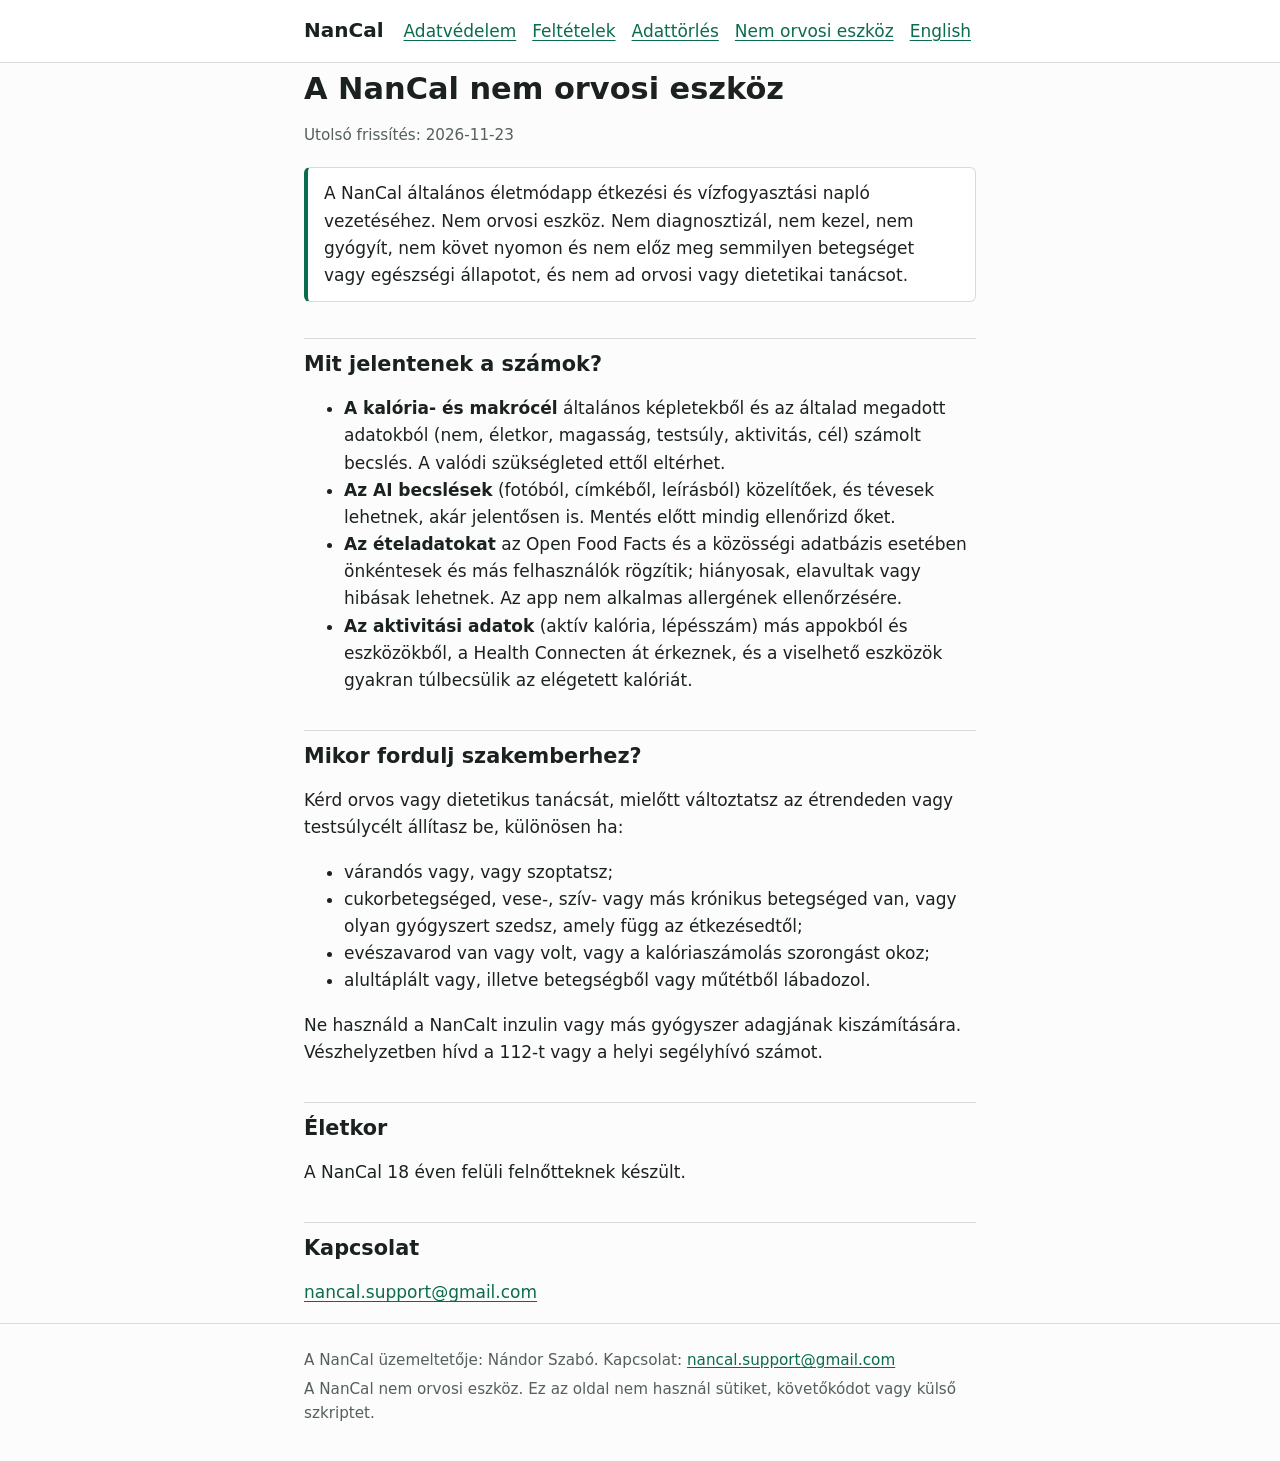
<file: hu/medical.html>
<!doctype html>
<html lang="hu">
<head>
  <meta charset="utf-8">
  <meta name="viewport" content="width=device-width, initial-scale=1">
  <title>Nem orvosi eszköz - NanCal</title>
  <meta name="description" content="A NanCal nem orvosi eszköz, és nem ad orvosi tanácsot. Mit jelentenek a számai, és mikor fordulj szakemberhez.">
  <link rel="canonical" href="https://nandorszabo.github.io/nancal/hu/medical.html">
  <link rel="alternate" hreflang="en" href="../medical.html">
  <link rel="stylesheet" href="../assets/style.css">
</head>
<body>
<a class="skip" href="#main">Ugrás a tartalomra</a>
<header class="site">
  <div class="wrap">
    <a class="brand" href="../hu/index.html">NanCal</a>
    <nav aria-label="Fő menü">
      <ul>
        <li><a href="../hu/privacy.html">Adatvédelem</a></li>
        <li><a href="../hu/terms.html">Feltételek</a></li>
        <li><a href="../hu/delete-data.html">Adattörlés</a></li>
        <li><a href="../hu/medical.html">Nem orvosi eszköz</a></li>
        <li><a href="../medical.html" lang="en" hreflang="en">English</a></li>
      </ul>
    </nav>
  </div>
</header>
<main id="main" class="wrap">
<h1>A NanCal nem orvosi eszköz</h1>
<p class="meta">Utolsó frissítés: 2026-11-23</p>

<div class="box">
  <p>A NanCal általános életmódapp étkezési és vízfogyasztási napló vezetéséhez. Nem orvosi eszköz. Nem diagnosztizál, nem kezel, nem gyógyít, nem követ nyomon és nem előz meg semmilyen betegséget vagy egészségi állapotot, és nem ad orvosi vagy dietetikai tanácsot.</p>
</div>

<h2>Mit jelentenek a számok?</h2>
<ul>
  <li><strong>A kalória- és makrócél</strong> általános képletekből és az általad megadott adatokból (nem, életkor, magasság, testsúly, aktivitás, cél) számolt becslés. A valódi szükségleted ettől eltérhet.</li>
  <li><strong>Az AI becslések</strong> (fotóból, címkéből, leírásból) közelítőek, és tévesek lehetnek, akár jelentősen is. Mentés előtt mindig ellenőrizd őket.</li>
  <li><strong>Az ételadatokat</strong> az Open Food Facts és a közösségi adatbázis esetében önkéntesek és más felhasználók rögzítik; hiányosak, elavultak vagy hibásak lehetnek. Az app nem alkalmas allergének ellenőrzésére.</li>
  <li><strong>Az aktivitási adatok</strong> (aktív kalória, lépésszám) más appokból és eszközökből, a Health Connecten át érkeznek, és a viselhető eszközök gyakran túlbecsülik az elégetett kalóriát.</li>
</ul>

<h2>Mikor fordulj szakemberhez?</h2>
<p>Kérd orvos vagy dietetikus tanácsát, mielőtt változtatsz az étrendeden vagy testsúlycélt állítasz be, különösen ha:</p>
<ul>
  <li>várandós vagy, vagy szoptatsz;</li>
  <li>cukorbetegséged, vese-, szív- vagy más krónikus betegséged van, vagy olyan gyógyszert szedsz, amely függ az étkezésedtől;</li>
  <li>evészavarod van vagy volt, vagy a kalóriaszámolás szorongást okoz;</li>
  <li>alultáplált vagy, illetve betegségből vagy műtétből lábadozol.</li>
</ul>
<p>Ne használd a NanCalt inzulin vagy más gyógyszer adagjának kiszámítására. Vészhelyzetben hívd a 112-t vagy a helyi segélyhívó számot.</p>

<h2>Életkor</h2>
<p>A NanCal 18 éven felüli felnőtteknek készült.</p>

<h2>Kapcsolat</h2>
<p><a href="mailto:nancal.support@gmail.com">nancal.support@gmail.com</a></p>

</main>
<footer class="site">
  <div class="wrap">
    <p>A NanCal üzemeltetője: Nándor Szabó. Kapcsolat: <a href="mailto:nancal.support@gmail.com">nancal.support@gmail.com</a></p>
    <p>A NanCal nem orvosi eszköz. Ez az oldal nem használ sütiket, követőkódot vagy külső szkriptet.</p>
  </div>
</footer>
</body>
</html>
</file>
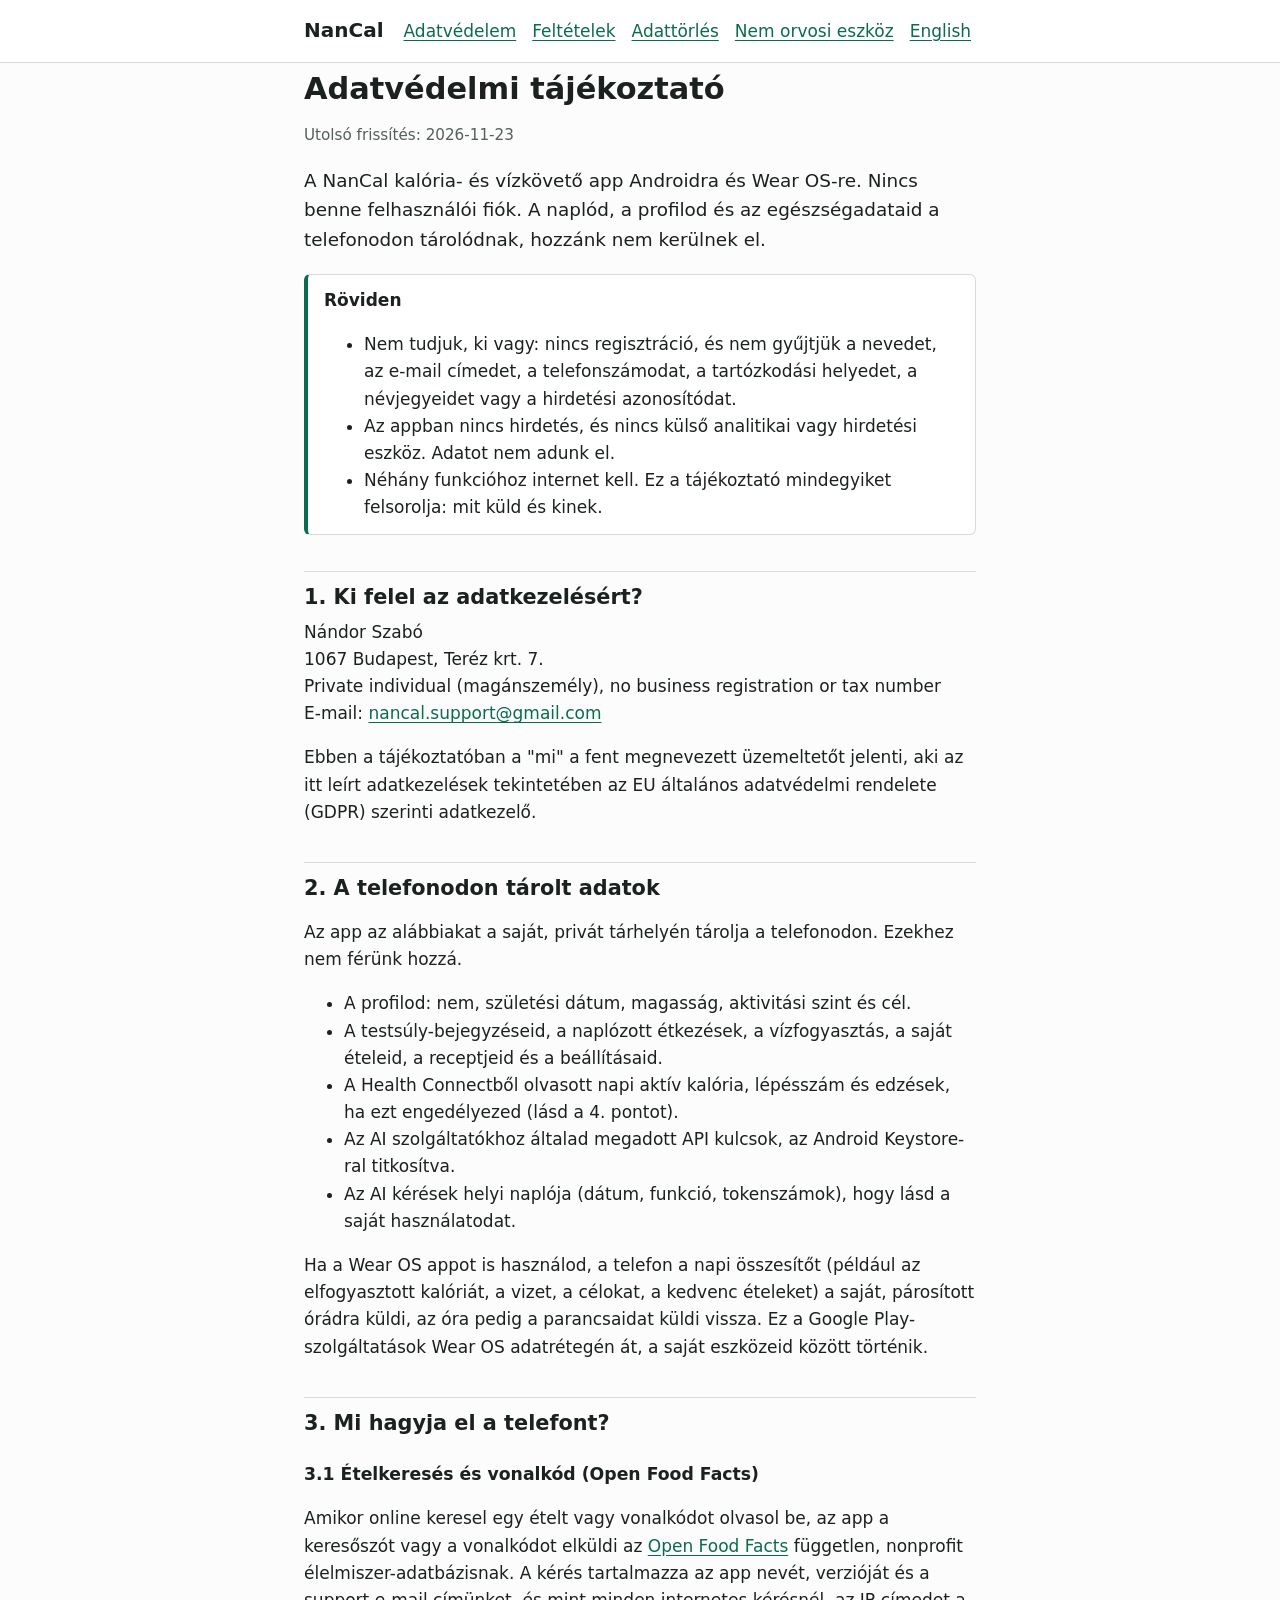
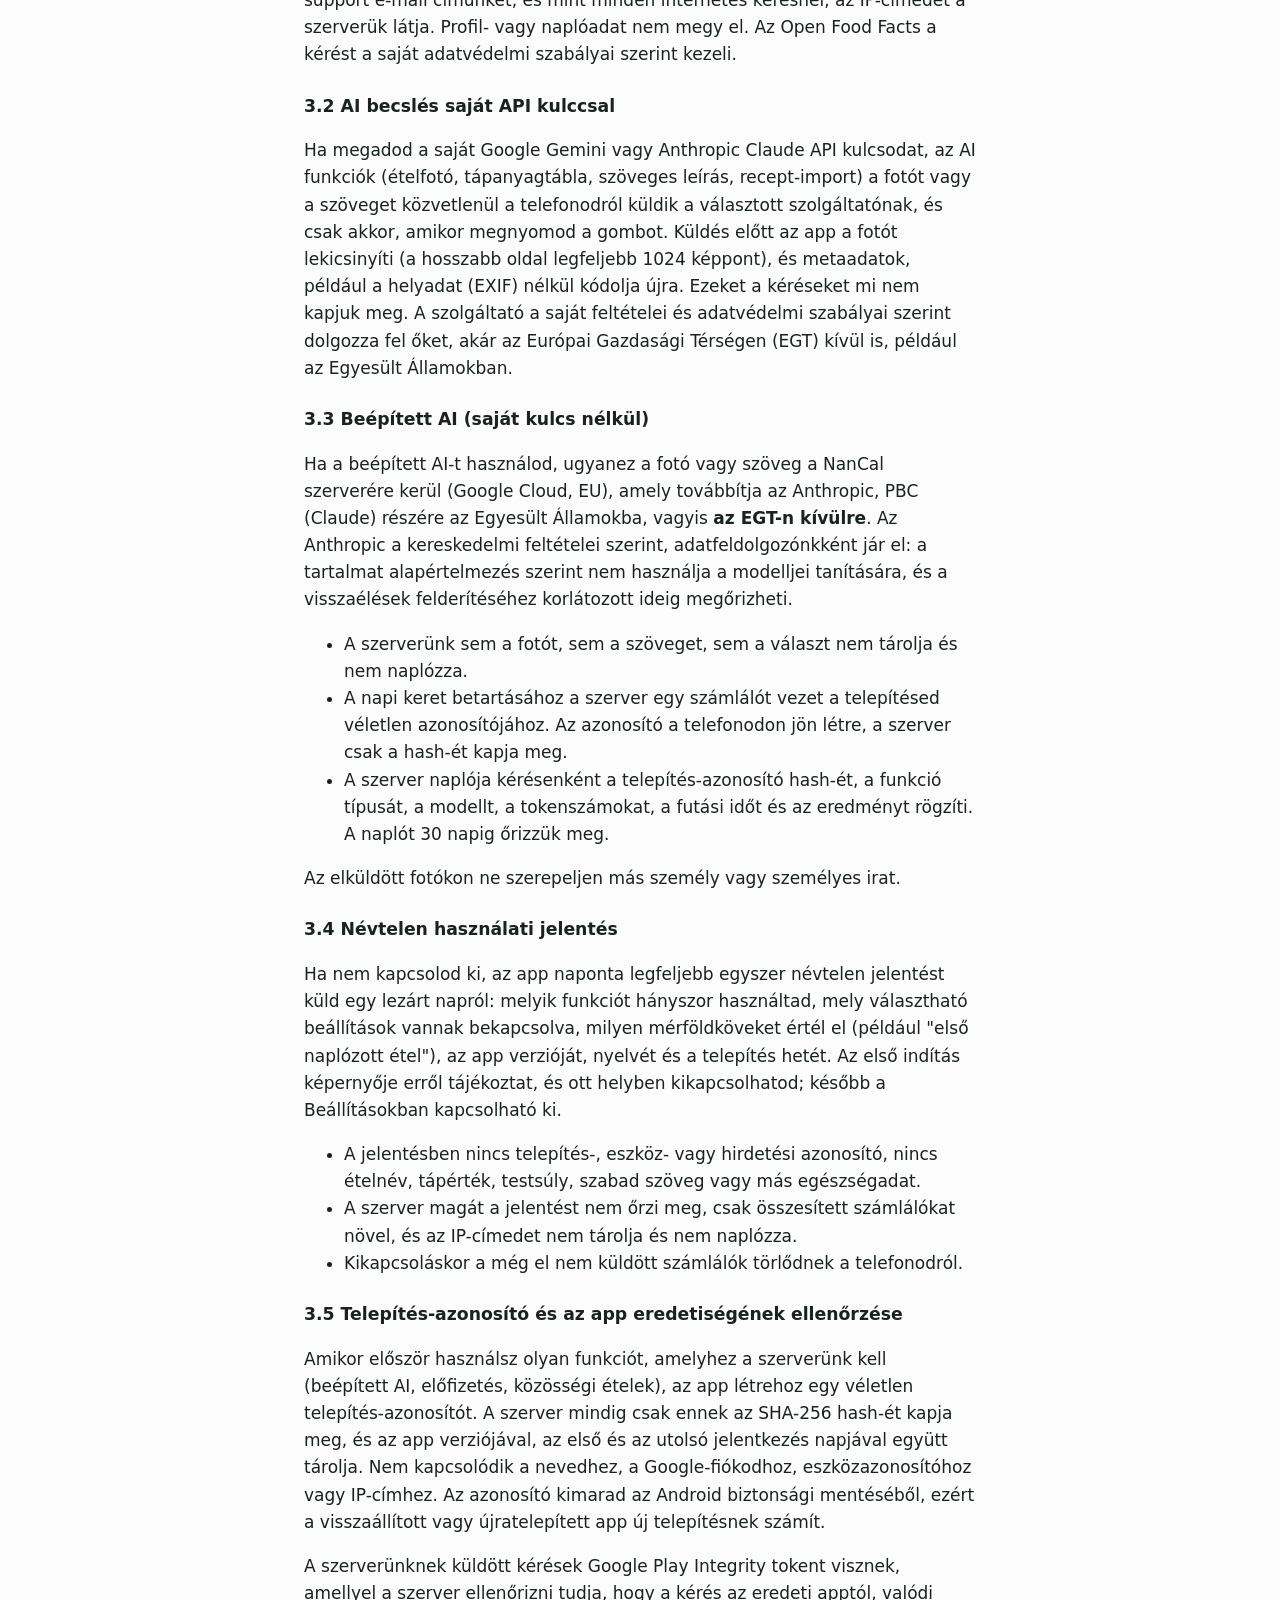
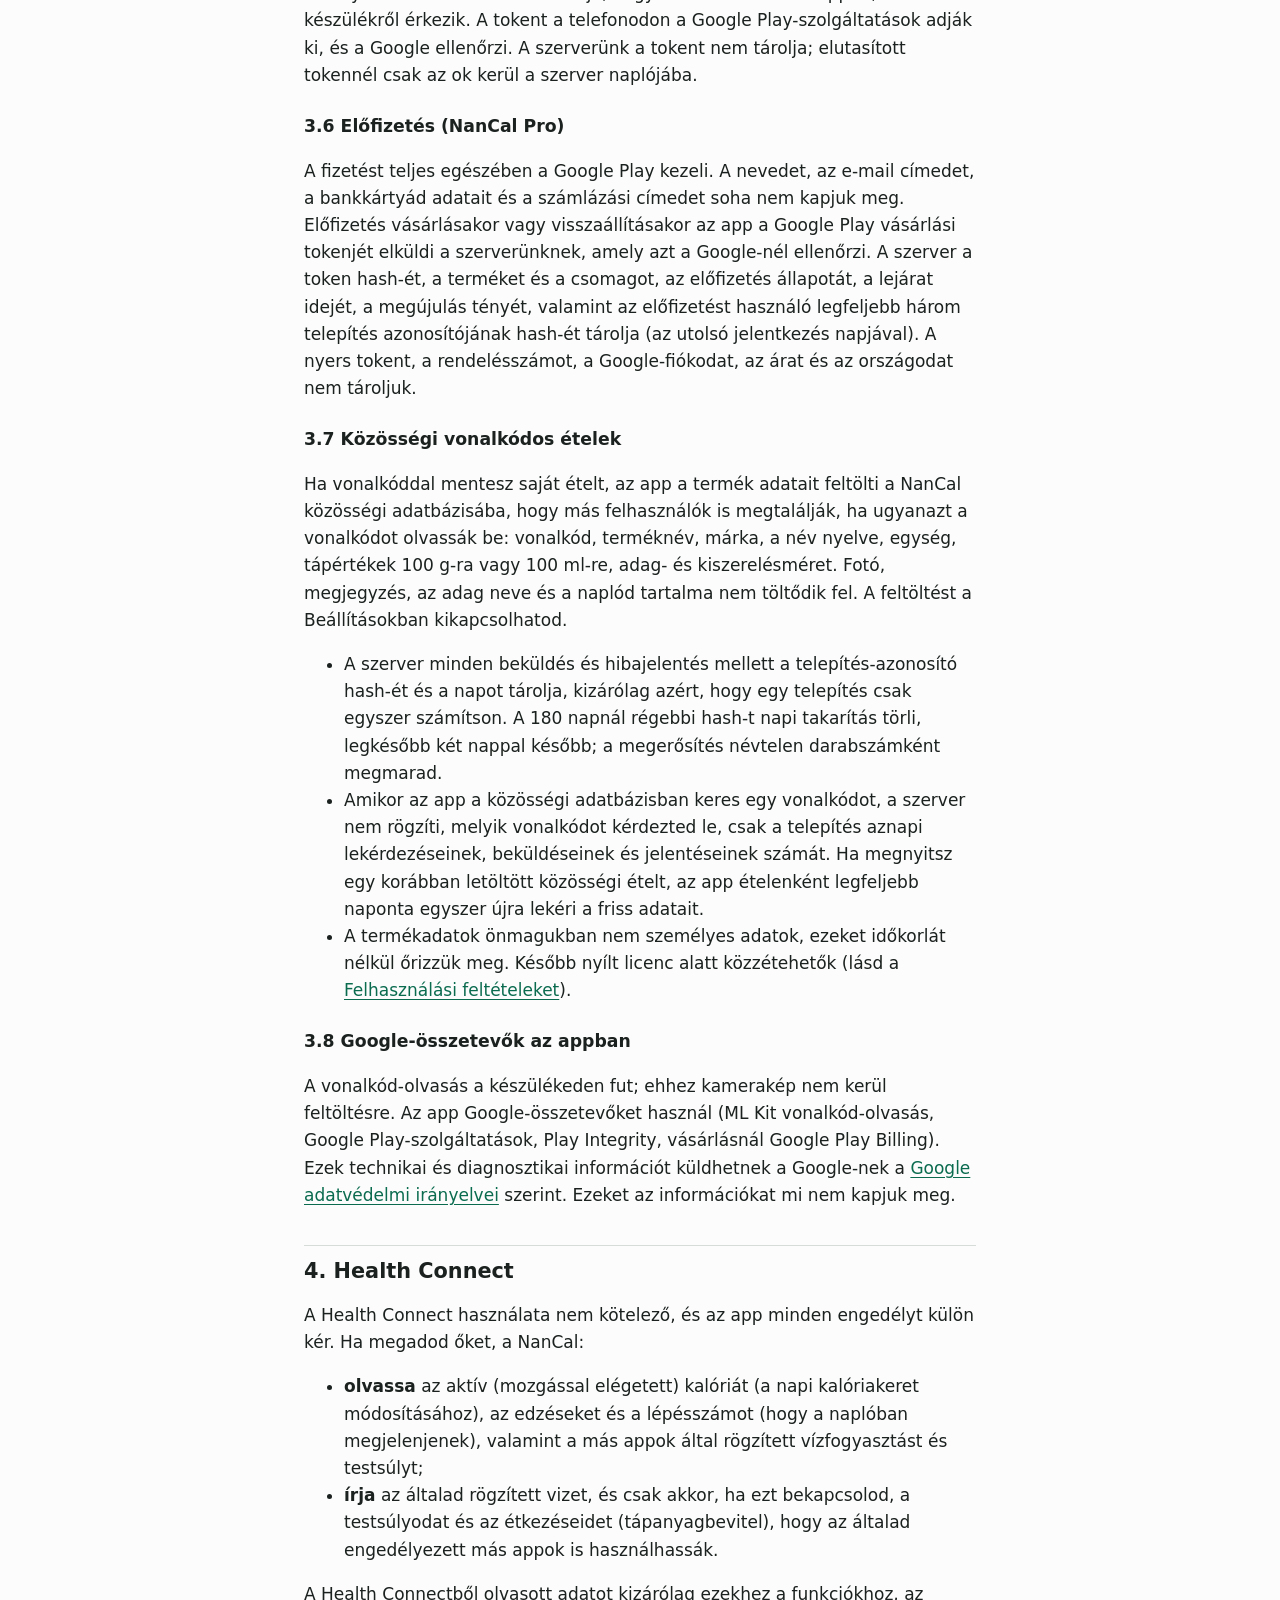
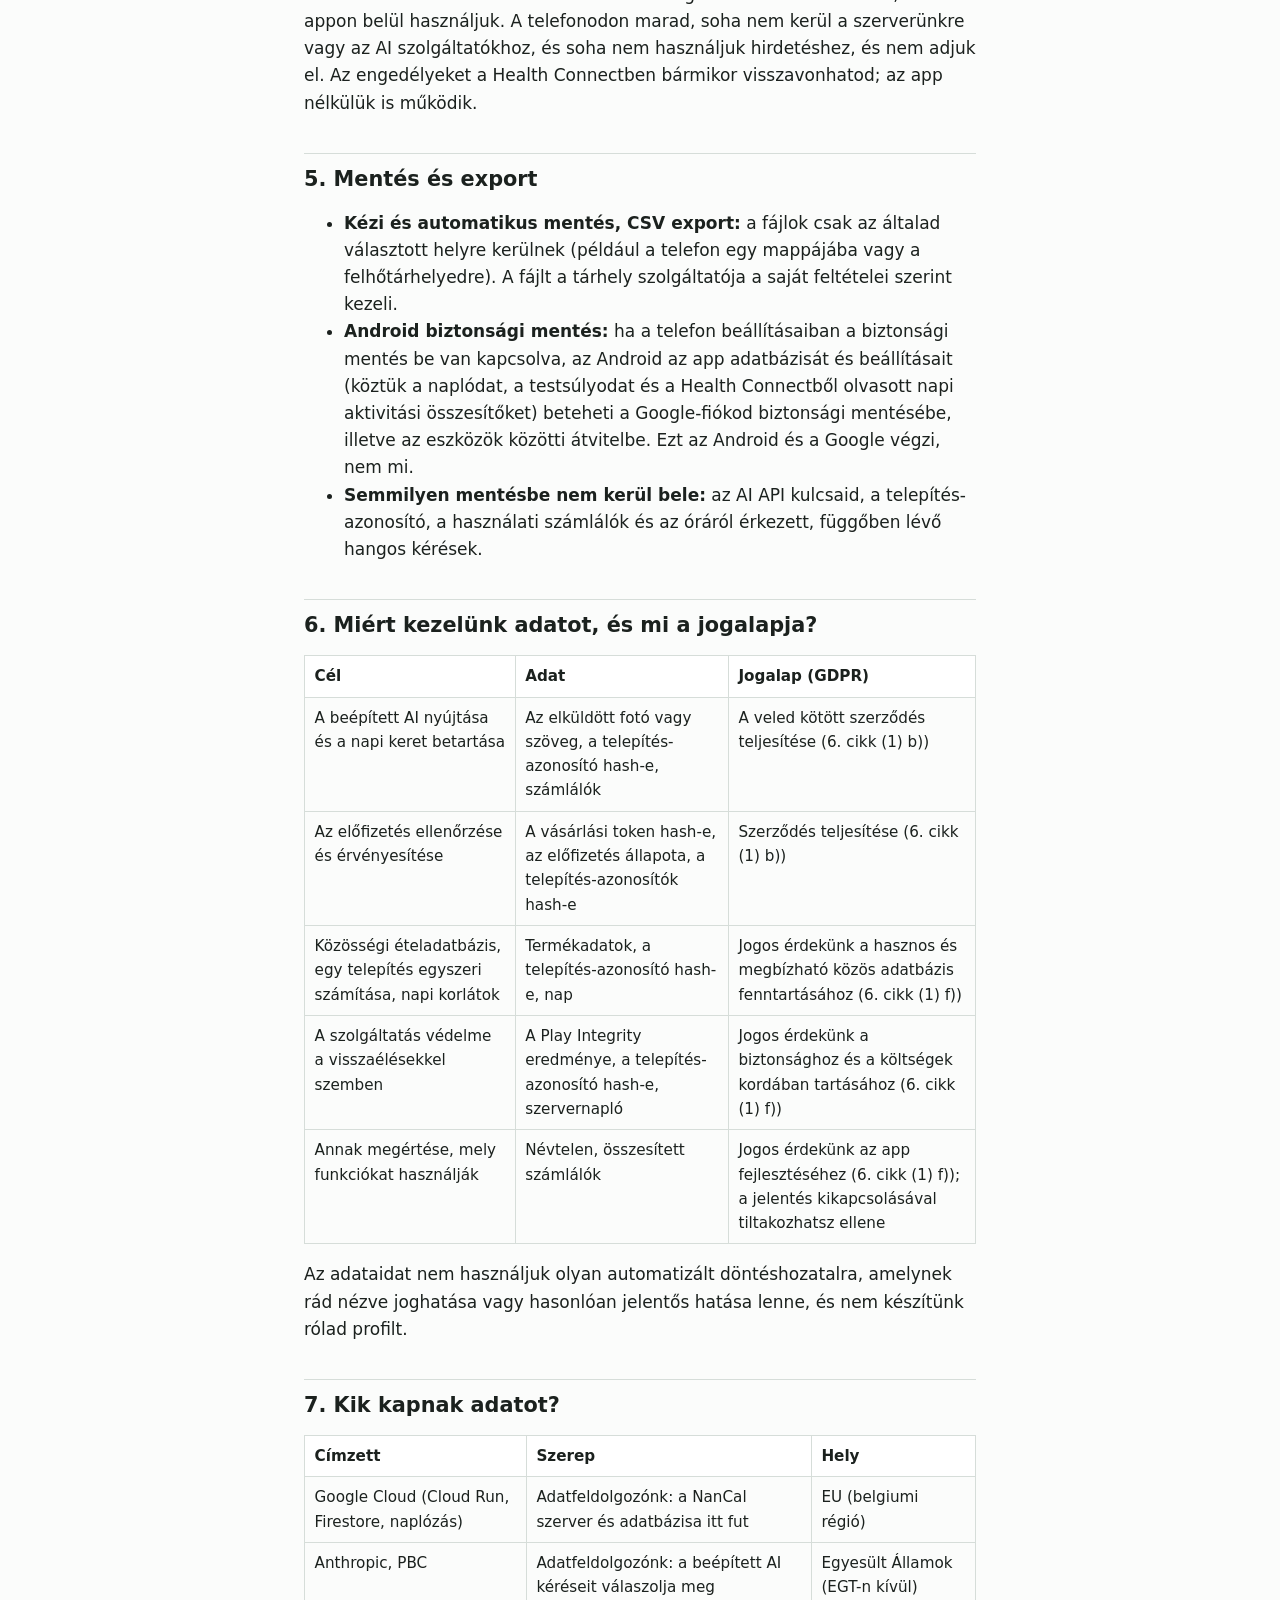
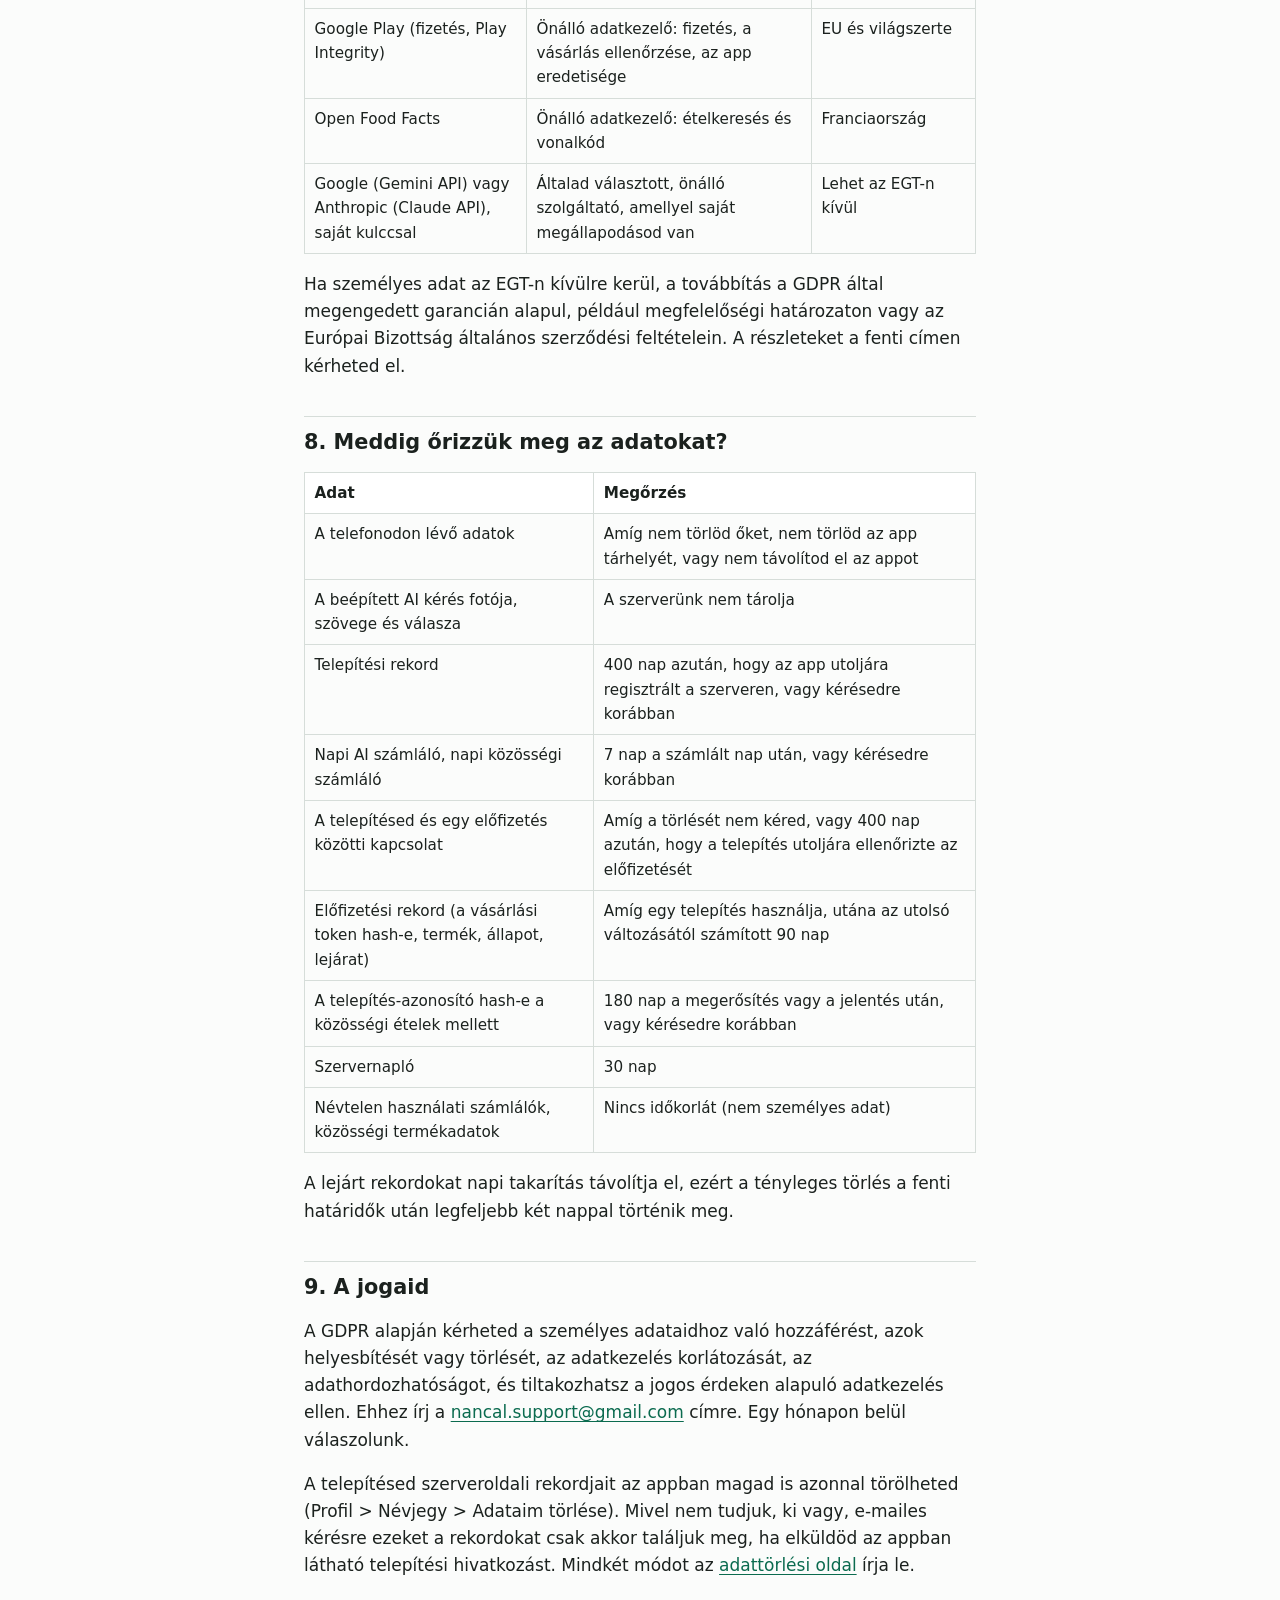
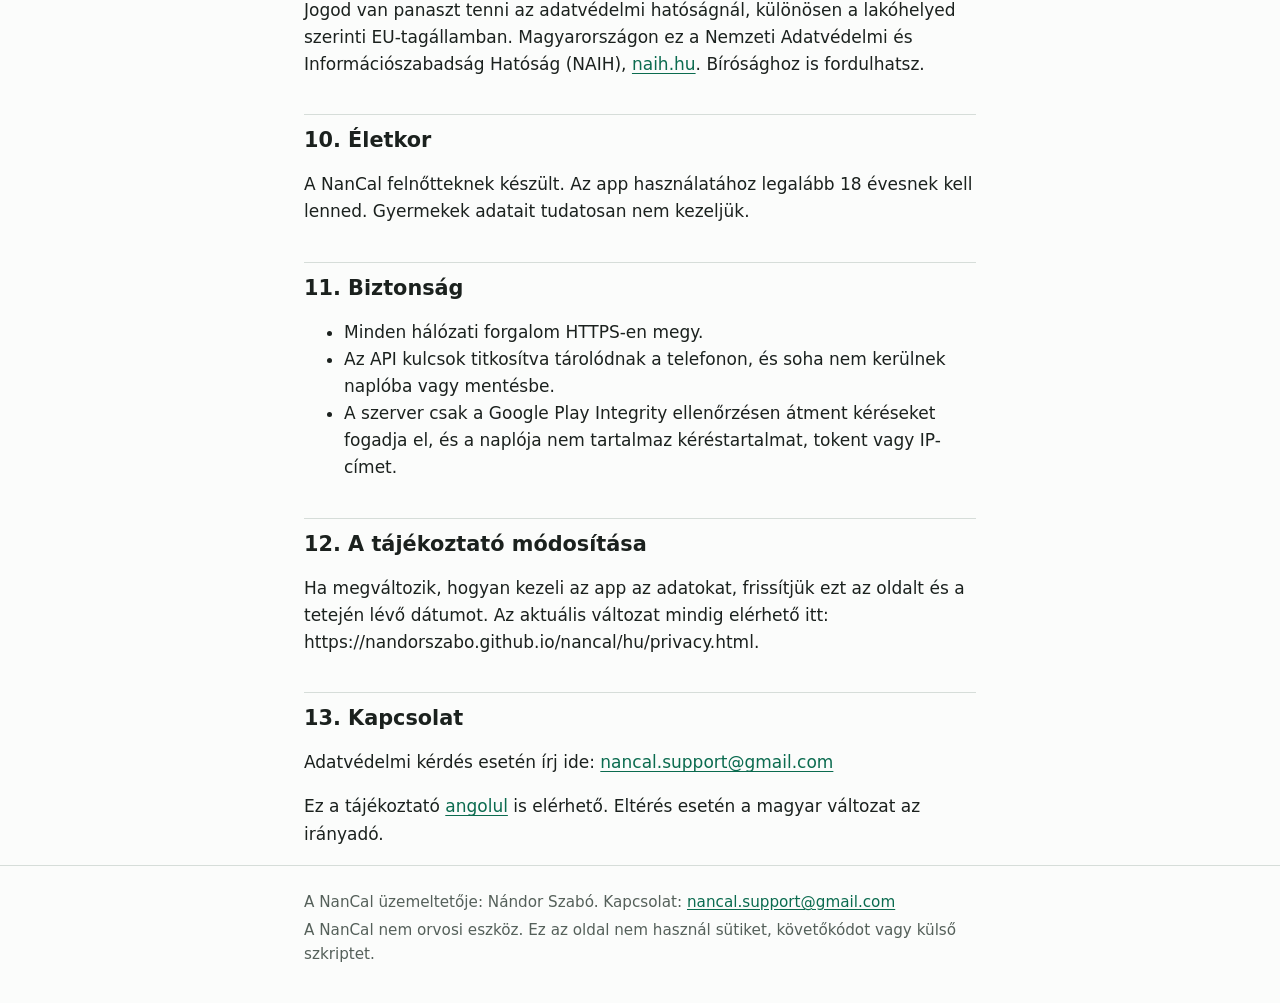
<file: hu/privacy.html>
<!doctype html>
<html lang="hu">
<head>
  <meta charset="utf-8">
  <meta name="viewport" content="width=device-width, initial-scale=1">
  <title>Adatvédelmi tájékoztató - NanCal</title>
  <meta name="description" content="Milyen adatokat tárol a NanCal app a telefonodon, mi hagyja el a telefont, ki kapja meg, és hogyan törölheted.">
  <link rel="canonical" href="https://nandorszabo.github.io/nancal/hu/privacy.html">
  <link rel="alternate" hreflang="en" href="../privacy.html">
  <link rel="stylesheet" href="../assets/style.css">
</head>
<body>
<a class="skip" href="#main">Ugrás a tartalomra</a>
<header class="site">
  <div class="wrap">
    <a class="brand" href="../hu/index.html">NanCal</a>
    <nav aria-label="Fő menü">
      <ul>
        <li><a href="../hu/privacy.html">Adatvédelem</a></li>
        <li><a href="../hu/terms.html">Feltételek</a></li>
        <li><a href="../hu/delete-data.html">Adattörlés</a></li>
        <li><a href="../hu/medical.html">Nem orvosi eszköz</a></li>
        <li><a href="../privacy.html" lang="en" hreflang="en">English</a></li>
      </ul>
    </nav>
  </div>
</header>
<main id="main" class="wrap">
<h1>Adatvédelmi tájékoztató</h1>
<p class="meta">Utolsó frissítés: 2026-11-23</p>

<p class="lead">A NanCal kalória- és vízkövető app Androidra és Wear OS-re. Nincs benne felhasználói fiók. A naplód, a profilod és az egészségadataid a telefonodon tárolódnak, hozzánk nem kerülnek el.</p>

<div class="box">
  <p><strong>Röviden</strong></p>
  <ul>
    <li>Nem tudjuk, ki vagy: nincs regisztráció, és nem gyűjtjük a nevedet, az e-mail címedet, a telefonszámodat, a tartózkodási helyedet, a névjegyeidet vagy a hirdetési azonosítódat.</li>
    <li>Az appban nincs hirdetés, és nincs külső analitikai vagy hirdetési eszköz. Adatot nem adunk el.</li>
    <li>Néhány funkcióhoz internet kell. Ez a tájékoztató mindegyiket felsorolja: mit küld és kinek.</li>
  </ul>
</div>

<h2 id="controller">1. Ki felel az adatkezelésért?</h2>
<address>
  Nándor Szabó<br>
  1067 Budapest, Teréz krt. 7.<br>
  Private individual (magánszemély), no business registration or tax number<br>
  E-mail: <a href="mailto:nancal.support@gmail.com">nancal.support@gmail.com</a>
</address>
<p>Ebben a tájékoztatóban a "mi" a fent megnevezett üzemeltetőt jelenti, aki az itt leírt adatkezelések tekintetében az EU általános adatvédelmi rendelete (GDPR) szerinti adatkezelő.</p>

<h2 id="on-device">2. A telefonodon tárolt adatok</h2>
<p>Az app az alábbiakat a saját, privát tárhelyén tárolja a telefonodon. Ezekhez nem férünk hozzá.</p>
<ul>
  <li>A profilod: nem, születési dátum, magasság, aktivitási szint és cél.</li>
  <li>A testsúly-bejegyzéseid, a naplózott étkezések, a vízfogyasztás, a saját ételeid, a receptjeid és a beállításaid.</li>
  <li>A Health Connectből olvasott napi aktív kalória, lépésszám és edzések, ha ezt engedélyezed (lásd a 4. pontot).</li>
  <li>Az AI szolgáltatókhoz általad megadott API kulcsok, az Android Keystore-ral titkosítva.</li>
  <li>Az AI kérések helyi naplója (dátum, funkció, tokenszámok), hogy lásd a saját használatodat.</li>
</ul>
<p>Ha a Wear OS appot is használod, a telefon a napi összesítőt (például az elfogyasztott kalóriát, a vizet, a célokat, a kedvenc ételeket) a saját, párosított órádra küldi, az óra pedig a parancsaidat küldi vissza. Ez a Google Play-szolgáltatások Wear OS adatrétegén át, a saját eszközeid között történik.</p>

<h2 id="leaves">3. Mi hagyja el a telefont?</h2>

<h3 id="off">3.1 Ételkeresés és vonalkód (Open Food Facts)</h3>
<p>Amikor online keresel egy ételt vagy vonalkódot olvasol be, az app a keresőszót vagy a vonalkódot elküldi az <a href="https://openfoodfacts.org" rel="noopener">Open Food Facts</a> független, nonprofit élelmiszer-adatbázisnak. A kérés tartalmazza az app nevét, verzióját és a support e-mail címünket, és mint minden internetes kérésnél, az IP-címedet a szerverük látja. Profil- vagy naplóadat nem megy el. Az Open Food Facts a kérést a saját adatvédelmi szabályai szerint kezeli.</p>

<h3 id="ai-own-key">3.2 AI becslés saját API kulccsal</h3>
<p>Ha megadod a saját Google Gemini vagy Anthropic Claude API kulcsodat, az AI funkciók (ételfotó, tápanyagtábla, szöveges leírás, recept-import) a fotót vagy a szöveget közvetlenül a telefonodról küldik a választott szolgáltatónak, és csak akkor, amikor megnyomod a gombot. Küldés előtt az app a fotót lekicsinyíti (a hosszabb oldal legfeljebb 1024 képpont), és metaadatok, például a helyadat (EXIF) nélkül kódolja újra. Ezeket a kéréseket mi nem kapjuk meg. A szolgáltató a saját feltételei és adatvédelmi szabályai szerint dolgozza fel őket, akár az Európai Gazdasági Térségen (EGT) kívül is, például az Egyesült Államokban.</p>

<h3 id="ai-built-in">3.3 Beépített AI (saját kulcs nélkül)</h3>
<p>Ha a beépített AI-t használod, ugyanez a fotó vagy szöveg a NanCal szerverére kerül (Google Cloud, EU), amely továbbítja az Anthropic, PBC (Claude) részére az Egyesült Államokba, vagyis <strong>az EGT-n kívülre</strong>. Az Anthropic a kereskedelmi feltételei szerint, adatfeldolgozónkként jár el: a tartalmat alapértelmezés szerint nem használja a modelljei tanítására, és a visszaélések felderítéséhez korlátozott ideig megőrizheti.</p>
<ul>
  <li>A szerverünk sem a fotót, sem a szöveget, sem a választ nem tárolja és nem naplózza.</li>
  <li>A napi keret betartásához a szerver egy számlálót vezet a telepítésed véletlen azonosítójához. Az azonosító a telefonodon jön létre, a szerver csak a hash-ét kapja meg.</li>
  <li>A szerver naplója kérésenként a telepítés-azonosító hash-ét, a funkció típusát, a modellt, a tokenszámokat, a futási időt és az eredményt rögzíti. A naplót 30 napig őrizzük meg.</li>
</ul>
<p>Az elküldött fotókon ne szerepeljen más személy vagy személyes irat.</p>

<h3 id="usage">3.4 Névtelen használati jelentés</h3>
<p>Ha nem kapcsolod ki, az app naponta legfeljebb egyszer névtelen jelentést küld egy lezárt napról: melyik funkciót hányszor használtad, mely választható beállítások vannak bekapcsolva, milyen mérföldköveket értél el (például "első naplózott étel"), az app verzióját, nyelvét és a telepítés hetét. Az első indítás képernyője erről tájékoztat, és ott helyben kikapcsolhatod; később a Beállításokban kapcsolható ki.</p>
<ul>
  <li>A jelentésben nincs telepítés-, eszköz- vagy hirdetési azonosító, nincs ételnév, tápérték, testsúly, szabad szöveg vagy más egészségadat.</li>
  <li>A szerver magát a jelentést nem őrzi meg, csak összesített számlálókat növel, és az IP-címedet nem tárolja és nem naplózza.</li>
  <li>Kikapcsoláskor a még el nem küldött számlálók törlődnek a telefonodról.</li>
</ul>

<h3 id="install">3.5 Telepítés-azonosító és az app eredetiségének ellenőrzése</h3>
<p>Amikor először használsz olyan funkciót, amelyhez a szerverünk kell (beépített AI, előfizetés, közösségi ételek), az app létrehoz egy véletlen telepítés-azonosítót. A szerver mindig csak ennek az SHA-256 hash-ét kapja meg, és az app verziójával, az első és az utolsó jelentkezés napjával együtt tárolja. Nem kapcsolódik a nevedhez, a Google-fiókodhoz, eszközazonosítóhoz vagy IP-címhez. Az azonosító kimarad az Android biztonsági mentéséből, ezért a visszaállított vagy újratelepített app új telepítésnek számít.</p>
<p>A szerverünknek küldött kérések Google Play Integrity tokent visznek, amellyel a szerver ellenőrizni tudja, hogy a kérés az eredeti apptól, valódi készülékről érkezik. A tokent a telefonodon a Google Play-szolgáltatások adják ki, és a Google ellenőrzi. A szerverünk a tokent nem tárolja; elutasított tokennél csak az ok kerül a szerver naplójába.</p>

<h3 id="subscription">3.6 Előfizetés (NanCal Pro)</h3>
<p>A fizetést teljes egészében a Google Play kezeli. A nevedet, az e-mail címedet, a bankkártyád adatait és a számlázási címedet soha nem kapjuk meg. Előfizetés vásárlásakor vagy visszaállításakor az app a Google Play vásárlási tokenjét elküldi a szerverünknek, amely azt a Google-nél ellenőrzi. A szerver a token hash-ét, a terméket és a csomagot, az előfizetés állapotát, a lejárat idejét, a megújulás tényét, valamint az előfizetést használó legfeljebb három telepítés azonosítójának hash-ét tárolja (az utolsó jelentkezés napjával). A nyers tokent, a rendelésszámot, a Google-fiókodat, az árat és az országodat nem tároljuk.</p>

<h3 id="community">3.7 Közösségi vonalkódos ételek</h3>
<p>Ha vonalkóddal mentesz saját ételt, az app a termék adatait feltölti a NanCal közösségi adatbázisába, hogy más felhasználók is megtalálják, ha ugyanazt a vonalkódot olvassák be: vonalkód, terméknév, márka, a név nyelve, egység, tápértékek 100 g-ra vagy 100 ml-re, adag- és kiszerelésméret. Fotó, megjegyzés, az adag neve és a naplód tartalma nem töltődik fel. A feltöltést a Beállításokban kikapcsolhatod.</p>
<ul>
  <li>A szerver minden beküldés és hibajelentés mellett a telepítés-azonosító hash-ét és a napot tárolja, kizárólag azért, hogy egy telepítés csak egyszer számítson. A 180 napnál régebbi hash-t napi takarítás törli, legkésőbb két nappal később; a megerősítés névtelen darabszámként megmarad.</li>
  <li>Amikor az app a közösségi adatbázisban keres egy vonalkódot, a szerver nem rögzíti, melyik vonalkódot kérdezted le, csak a telepítés aznapi lekérdezéseinek, beküldéseinek és jelentéseinek számát. Ha megnyitsz egy korábban letöltött közösségi ételt, az app ételenként legfeljebb naponta egyszer újra lekéri a friss adatait.</li>
  <li>A termékadatok önmagukban nem személyes adatok, ezeket időkorlát nélkül őrizzük meg. Később nyílt licenc alatt közzétehetők (lásd a <a href="terms.html#community">Felhasználási feltételeket</a>).</li>
</ul>

<h3 id="google-libs">3.8 Google-összetevők az appban</h3>
<p>A vonalkód-olvasás a készülékeden fut; ehhez kamerakép nem kerül feltöltésre. Az app Google-összetevőket használ (ML Kit vonalkód-olvasás, Google Play-szolgáltatások, Play Integrity, vásárlásnál Google Play Billing). Ezek technikai és diagnosztikai információt küldhetnek a Google-nek a <a href="https://policies.google.com/privacy" rel="noopener">Google adatvédelmi irányelvei</a> szerint. Ezeket az információkat mi nem kapjuk meg.</p>

<h2 id="health-connect">4. Health Connect</h2>
<p>A Health Connect használata nem kötelező, és az app minden engedélyt külön kér. Ha megadod őket, a NanCal:</p>
<ul>
  <li><strong>olvassa</strong> az aktív (mozgással elégetett) kalóriát (a napi kalóriakeret módosításához), az edzéseket és a lépésszámot (hogy a naplóban megjelenjenek), valamint a más appok által rögzített vízfogyasztást és testsúlyt;</li>
  <li><strong>írja</strong> az általad rögzített vizet, és csak akkor, ha ezt bekapcsolod, a testsúlyodat és az étkezéseidet (tápanyagbevitel), hogy az általad engedélyezett más appok is használhassák.</li>
</ul>
<p>A Health Connectből olvasott adatot kizárólag ezekhez a funkciókhoz, az appon belül használjuk. A telefonodon marad, soha nem kerül a szerverünkre vagy az AI szolgáltatókhoz, és soha nem használjuk hirdetéshez, és nem adjuk el. Az engedélyeket a Health Connectben bármikor visszavonhatod; az app nélkülük is működik.</p>

<h2 id="backups">5. Mentés és export</h2>
<ul>
  <li><strong>Kézi és automatikus mentés, CSV export:</strong> a fájlok csak az általad választott helyre kerülnek (például a telefon egy mappájába vagy a felhőtárhelyedre). A fájlt a tárhely szolgáltatója a saját feltételei szerint kezeli.</li>
  <li><strong>Android biztonsági mentés:</strong> ha a telefon beállításaiban a biztonsági mentés be van kapcsolva, az Android az app adatbázisát és beállításait (köztük a naplódat, a testsúlyodat és a Health Connectből olvasott napi aktivitási összesítőket) beteheti a Google-fiókod biztonsági mentésébe, illetve az eszközök közötti átvitelbe. Ezt az Android és a Google végzi, nem mi.</li>
  <li><strong>Semmilyen mentésbe nem kerül bele:</strong> az AI API kulcsaid, a telepítés-azonosító, a használati számlálók és az óráról érkezett, függőben lévő hangos kérések.</li>
</ul>

<h2 id="purposes">6. Miért kezelünk adatot, és mi a jogalapja?</h2>
<div class="table-scroll">
<table>
  <thead>
    <tr><th scope="col">Cél</th><th scope="col">Adat</th><th scope="col">Jogalap (GDPR)</th></tr>
  </thead>
  <tbody>
    <tr><td>A beépített AI nyújtása és a napi keret betartása</td><td>Az elküldött fotó vagy szöveg, a telepítés-azonosító hash-e, számlálók</td><td>A veled kötött szerződés teljesítése (6. cikk (1) b))</td></tr>
    <tr><td>Az előfizetés ellenőrzése és érvényesítése</td><td>A vásárlási token hash-e, az előfizetés állapota, a telepítés-azonosítók hash-e</td><td>Szerződés teljesítése (6. cikk (1) b))</td></tr>
    <tr><td>Közösségi ételadatbázis, egy telepítés egyszeri számítása, napi korlátok</td><td>Termékadatok, a telepítés-azonosító hash-e, nap</td><td>Jogos érdekünk a hasznos és megbízható közös adatbázis fenntartásához (6. cikk (1) f))</td></tr>
    <tr><td>A szolgáltatás védelme a visszaélésekkel szemben</td><td>A Play Integrity eredménye, a telepítés-azonosító hash-e, szervernapló</td><td>Jogos érdekünk a biztonsághoz és a költségek kordában tartásához (6. cikk (1) f))</td></tr>
    <tr><td>Annak megértése, mely funkciókat használják</td><td>Névtelen, összesített számlálók</td><td>Jogos érdekünk az app fejlesztéséhez (6. cikk (1) f)); a jelentés kikapcsolásával tiltakozhatsz ellene</td></tr>
  </tbody>
</table>
</div>
<p>Az adataidat nem használjuk olyan automatizált döntéshozatalra, amelynek rád nézve joghatása vagy hasonlóan jelentős hatása lenne, és nem készítünk rólad profilt.</p>

<h2 id="recipients">7. Kik kapnak adatot?</h2>
<div class="table-scroll">
<table>
  <thead>
    <tr><th scope="col">Címzett</th><th scope="col">Szerep</th><th scope="col">Hely</th></tr>
  </thead>
  <tbody>
    <tr><td>Google Cloud (Cloud Run, Firestore, naplózás)</td><td>Adatfeldolgozónk: a NanCal szerver és adatbázisa itt fut</td><td>EU (belgiumi régió)</td></tr>
    <tr><td>Anthropic, PBC</td><td>Adatfeldolgozónk: a beépített AI kéréseit válaszolja meg</td><td>Egyesült Államok (EGT-n kívül)</td></tr>
    <tr><td>Google Play (fizetés, Play Integrity)</td><td>Önálló adatkezelő: fizetés, a vásárlás ellenőrzése, az app eredetisége</td><td>EU és világszerte</td></tr>
    <tr><td>Open Food Facts</td><td>Önálló adatkezelő: ételkeresés és vonalkód</td><td>Franciaország</td></tr>
    <tr><td>Google (Gemini API) vagy Anthropic (Claude API), saját kulccsal</td><td>Általad választott, önálló szolgáltató, amellyel saját megállapodásod van</td><td>Lehet az EGT-n kívül</td></tr>
  </tbody>
</table>
</div>
<p>Ha személyes adat az EGT-n kívülre kerül, a továbbítás a GDPR által megengedett garancián alapul, például megfelelőségi határozaton vagy az Európai Bizottság általános szerződési feltételein. A részleteket a fenti címen kérheted el.</p>

<h2 id="retention">8. Meddig őrizzük meg az adatokat?</h2>
<div class="table-scroll">
<table>
  <thead>
    <tr><th scope="col">Adat</th><th scope="col">Megőrzés</th></tr>
  </thead>
  <tbody>
    <tr><td>A telefonodon lévő adatok</td><td>Amíg nem törlöd őket, nem törlöd az app tárhelyét, vagy nem távolítod el az appot</td></tr>
    <tr><td>A beépített AI kérés fotója, szövege és válasza</td><td>A szerverünk nem tárolja</td></tr>
    <tr><td>Telepítési rekord</td><td>400 nap azután, hogy az app utoljára regisztrált a szerveren, vagy kérésedre korábban</td></tr>
    <tr><td>Napi AI számláló, napi közösségi számláló</td><td>7 nap a számlált nap után, vagy kérésedre korábban</td></tr>
    <tr><td>A telepítésed és egy előfizetés közötti kapcsolat</td><td>Amíg a törlését nem kéred, vagy 400 nap azután, hogy a telepítés utoljára ellenőrizte az előfizetését</td></tr>
    <tr><td>Előfizetési rekord (a vásárlási token hash-e, termék, állapot, lejárat)</td><td>Amíg egy telepítés használja, utána az utolsó változásától számított 90 nap</td></tr>
    <tr><td>A telepítés-azonosító hash-e a közösségi ételek mellett</td><td>180 nap a megerősítés vagy a jelentés után, vagy kérésedre korábban</td></tr>
    <tr><td>Szervernapló</td><td>30 nap</td></tr>
    <tr><td>Névtelen használati számlálók, közösségi termékadatok</td><td>Nincs időkorlát (nem személyes adat)</td></tr>
  </tbody>
</table>
</div>
<p>A lejárt rekordokat napi takarítás távolítja el, ezért a tényleges törlés a fenti határidők után legfeljebb két nappal történik meg.</p>

<h2 id="rights">9. A jogaid</h2>
<p>A GDPR alapján kérheted a személyes adataidhoz való hozzáférést, azok helyesbítését vagy törlését, az adatkezelés korlátozását, az adathordozhatóságot, és tiltakozhatsz a jogos érdeken alapuló adatkezelés ellen. Ehhez írj a <a href="mailto:nancal.support@gmail.com">nancal.support@gmail.com</a> címre. Egy hónapon belül válaszolunk.</p>
<p>A telepítésed szerveroldali rekordjait az appban magad is azonnal törölheted (Profil > Névjegy > Adataim törlése). Mivel nem tudjuk, ki vagy, e-mailes kérésre ezeket a rekordokat csak akkor találjuk meg, ha elküldöd az appban látható telepítési hivatkozást. Mindkét módot az <a href="delete-data.html">adattörlési oldal</a> írja le.</p>
<p>Jogod van panaszt tenni az adatvédelmi hatóságnál, különösen a lakóhelyed szerinti EU-tagállamban. Magyarországon ez a Nemzeti Adatvédelmi és Információszabadság Hatóság (NAIH), <a href="https://www.naih.hu" rel="noopener">naih.hu</a>. Bírósághoz is fordulhatsz.</p>

<h2 id="age">10. Életkor</h2>
<p>A NanCal felnőtteknek készült. Az app használatához legalább 18 évesnek kell lenned. Gyermekek adatait tudatosan nem kezeljük.</p>

<h2 id="security">11. Biztonság</h2>
<ul>
  <li>Minden hálózati forgalom HTTPS-en megy.</li>
  <li>Az API kulcsok titkosítva tárolódnak a telefonon, és soha nem kerülnek naplóba vagy mentésbe.</li>
  <li>A szerver csak a Google Play Integrity ellenőrzésen átment kéréseket fogadja el, és a naplója nem tartalmaz kéréstartalmat, tokent vagy IP-címet.</li>
</ul>

<h2 id="changes">12. A tájékoztató módosítása</h2>
<p>Ha megváltozik, hogyan kezeli az app az adatokat, frissítjük ezt az oldalt és a tetején lévő dátumot. Az aktuális változat mindig elérhető itt: https://nandorszabo.github.io/nancal/hu/privacy.html.</p>

<h2 id="contact">13. Kapcsolat</h2>
<p>Adatvédelmi kérdés esetén írj ide: <a href="mailto:nancal.support@gmail.com">nancal.support@gmail.com</a></p>
<p>Ez a tájékoztató <a href="../privacy.html" lang="en" hreflang="en">angolul</a> is elérhető. Eltérés esetén a magyar változat az irányadó.</p>

</main>
<footer class="site">
  <div class="wrap">
    <p>A NanCal üzemeltetője: Nándor Szabó. Kapcsolat: <a href="mailto:nancal.support@gmail.com">nancal.support@gmail.com</a></p>
    <p>A NanCal nem orvosi eszköz. Ez az oldal nem használ sütiket, követőkódot vagy külső szkriptet.</p>
  </div>
</footer>
</body>
</html>
</file>
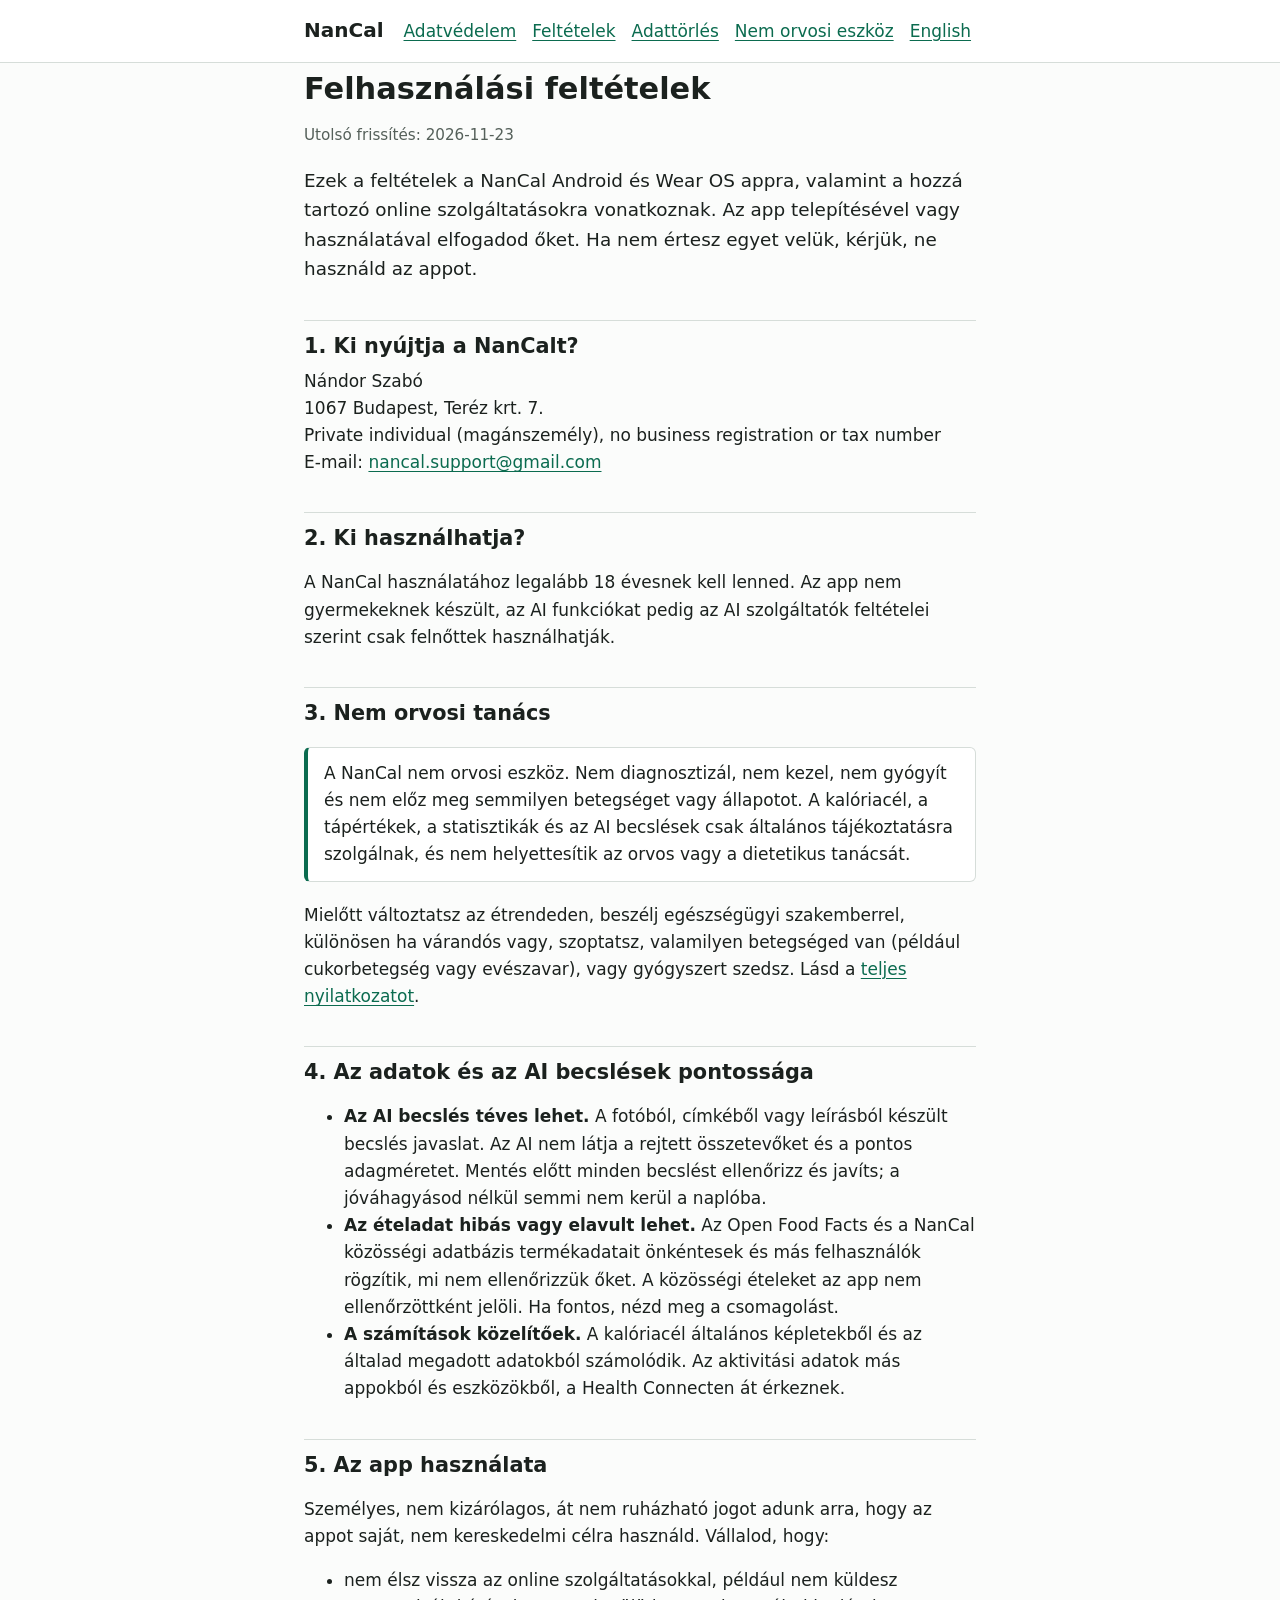
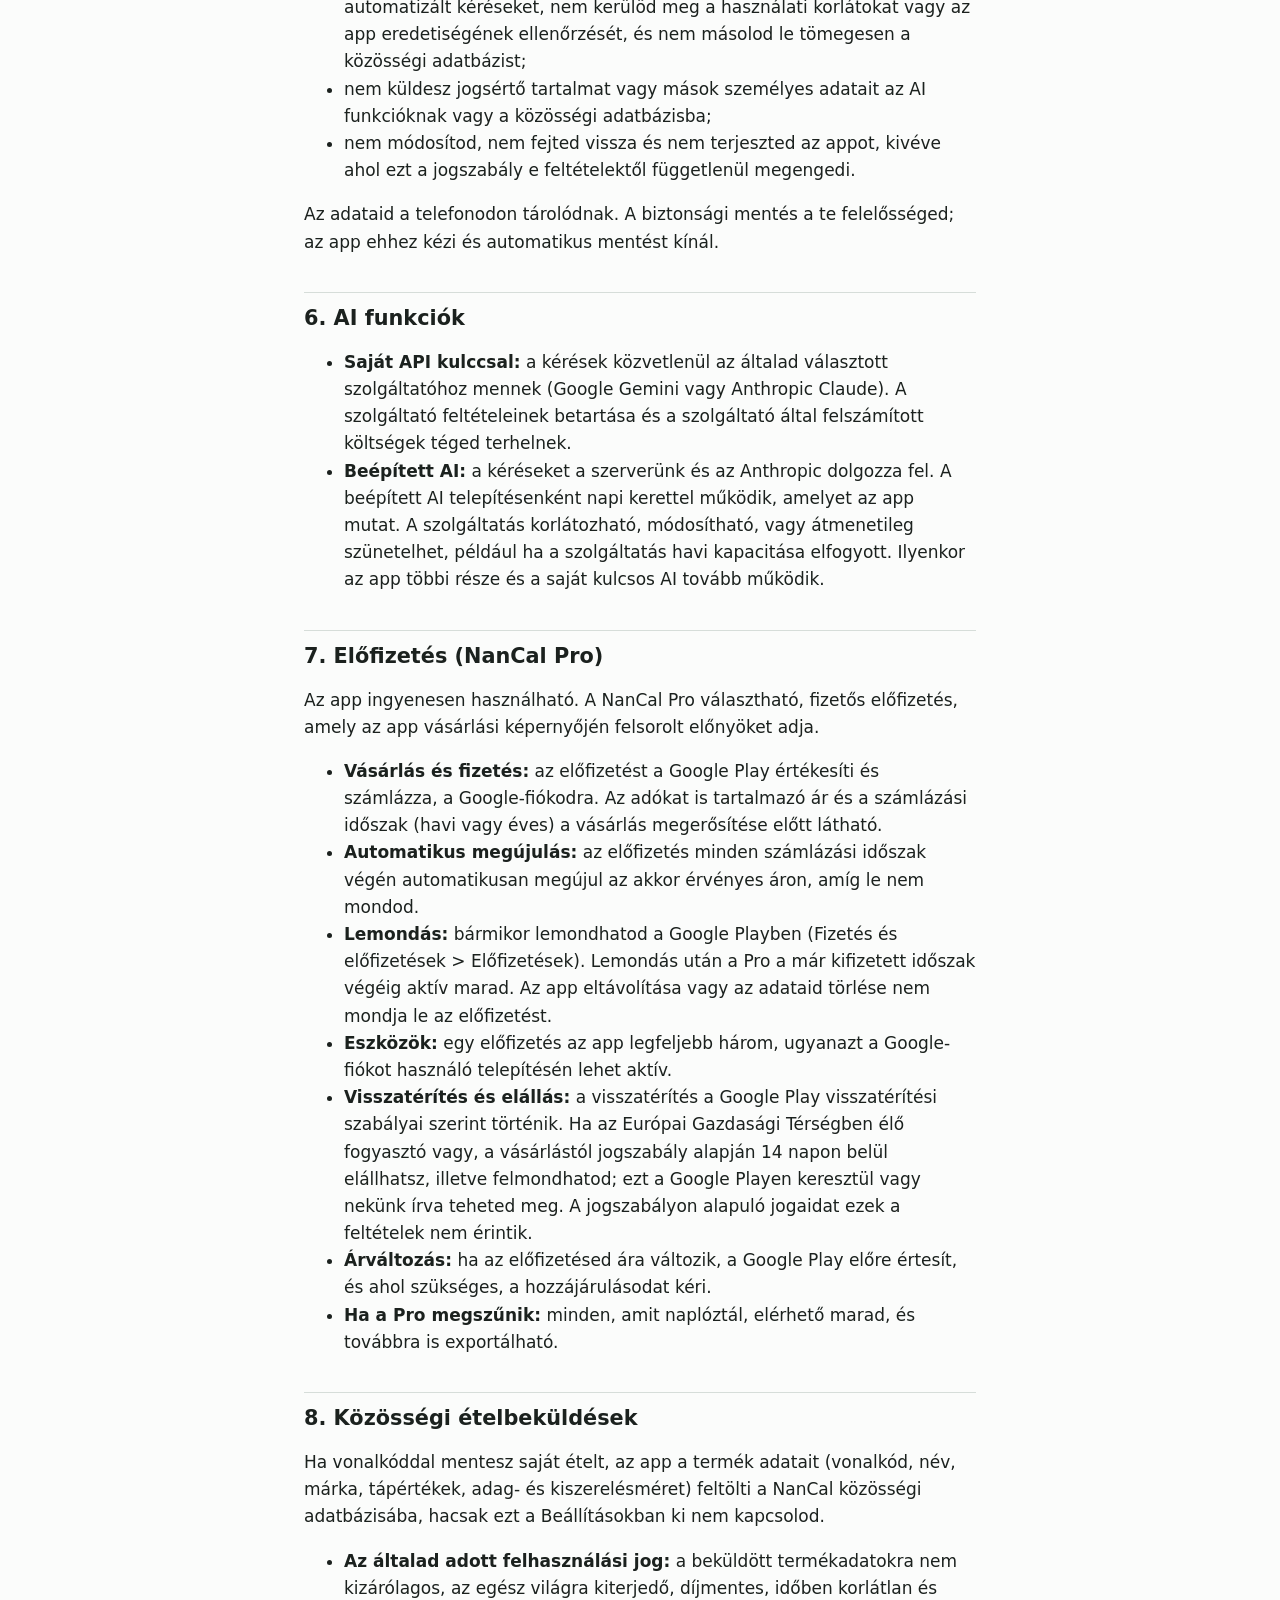
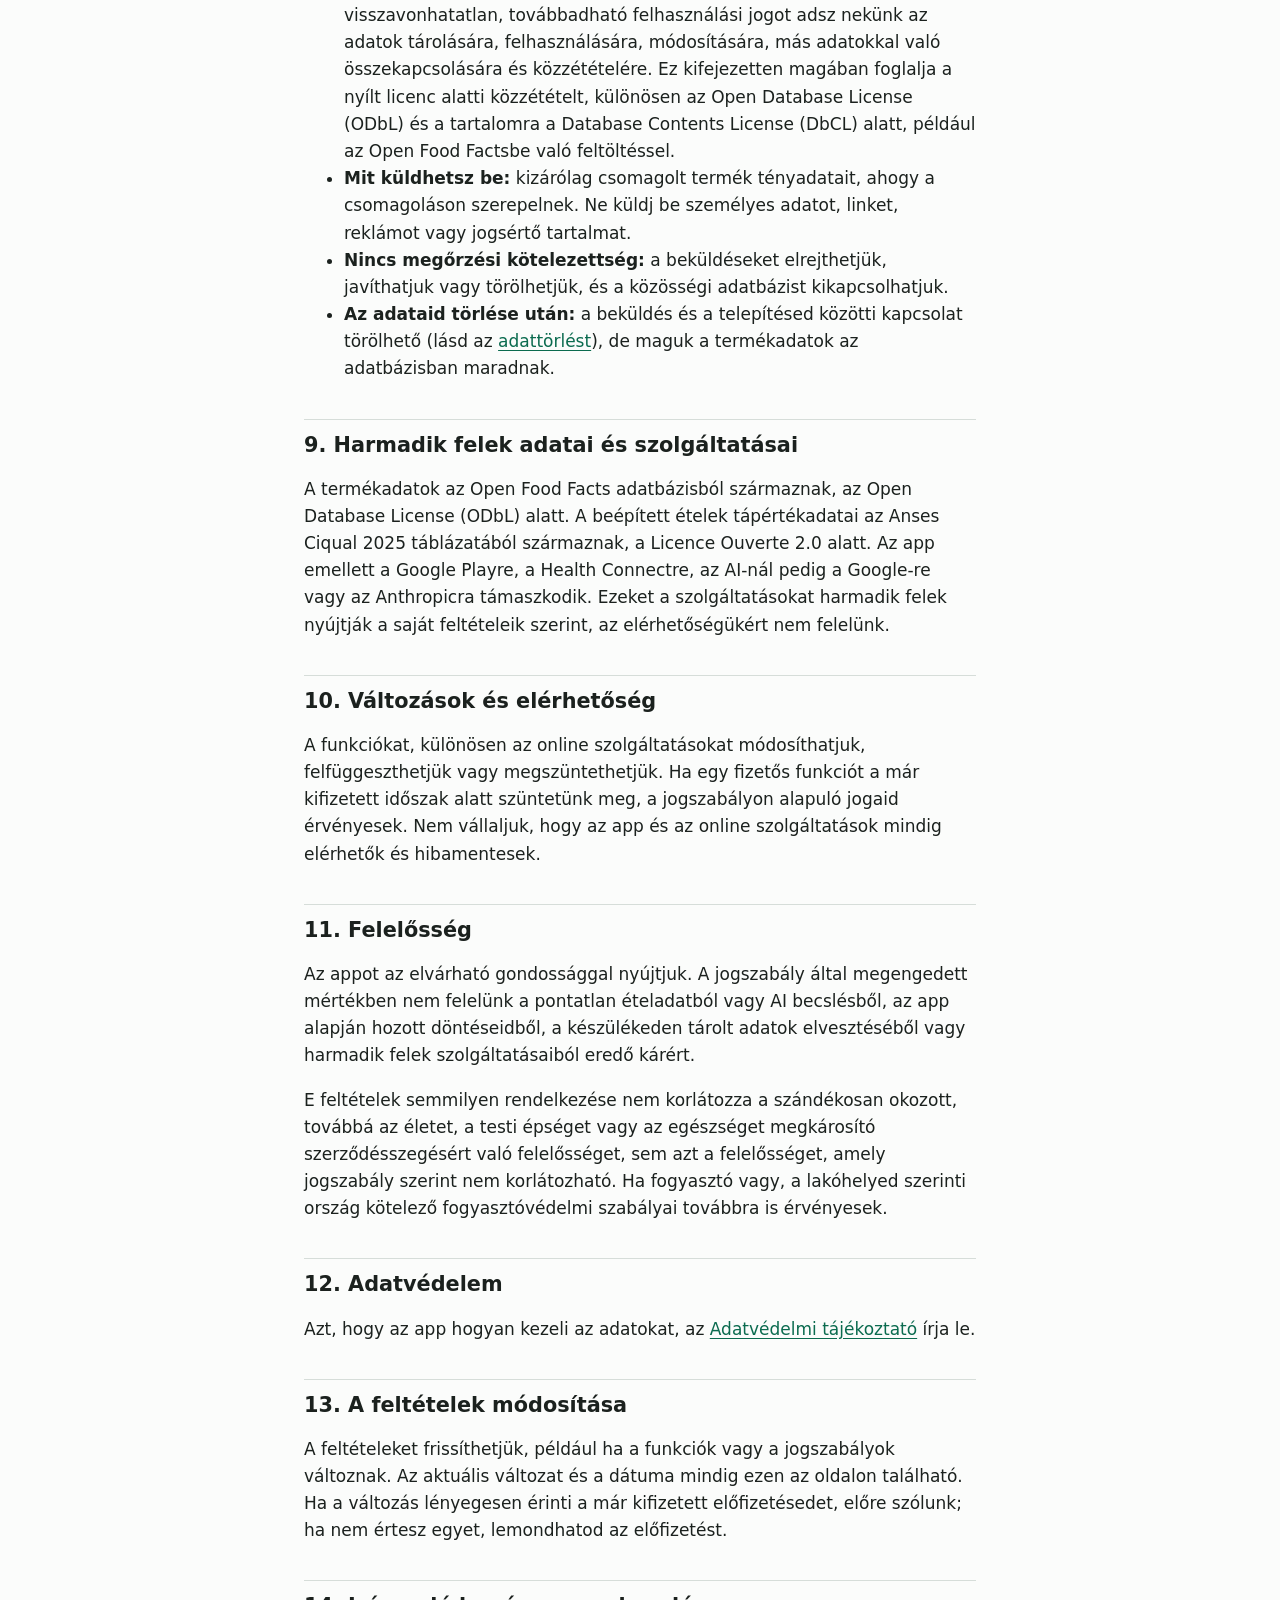
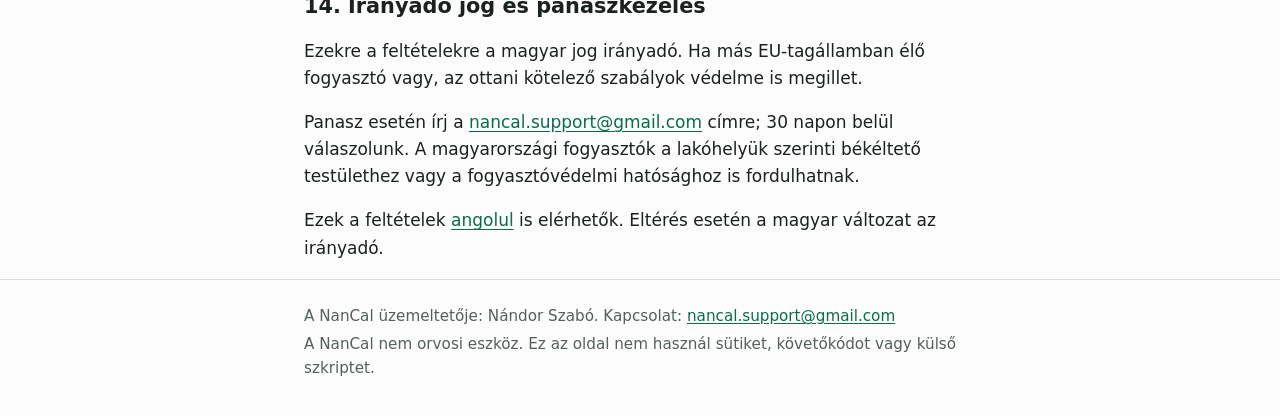
<file: hu/terms.html>
<!doctype html>
<html lang="hu">
<head>
  <meta charset="utf-8">
  <meta name="viewport" content="width=device-width, initial-scale=1">
  <title>Felhasználási feltételek - NanCal</title>
  <meta name="description" content="A NanCal app használatának feltételei: korhatár, AI becslések, előfizetés, közösségi ételbeküldések és felelősség.">
  <link rel="canonical" href="https://nandorszabo.github.io/nancal/hu/terms.html">
  <link rel="alternate" hreflang="en" href="../terms.html">
  <link rel="stylesheet" href="../assets/style.css">
</head>
<body>
<a class="skip" href="#main">Ugrás a tartalomra</a>
<header class="site">
  <div class="wrap">
    <a class="brand" href="../hu/index.html">NanCal</a>
    <nav aria-label="Fő menü">
      <ul>
        <li><a href="../hu/privacy.html">Adatvédelem</a></li>
        <li><a href="../hu/terms.html">Feltételek</a></li>
        <li><a href="../hu/delete-data.html">Adattörlés</a></li>
        <li><a href="../hu/medical.html">Nem orvosi eszköz</a></li>
        <li><a href="../terms.html" lang="en" hreflang="en">English</a></li>
      </ul>
    </nav>
  </div>
</header>
<main id="main" class="wrap">
<h1>Felhasználási feltételek</h1>
<p class="meta">Utolsó frissítés: 2026-11-23</p>

<p class="lead">Ezek a feltételek a NanCal Android és Wear OS appra, valamint a hozzá tartozó online szolgáltatásokra vonatkoznak. Az app telepítésével vagy használatával elfogadod őket. Ha nem értesz egyet velük, kérjük, ne használd az appot.</p>

<h2 id="operator">1. Ki nyújtja a NanCalt?</h2>
<address>
  Nándor Szabó<br>
  1067 Budapest, Teréz krt. 7.<br>
  Private individual (magánszemély), no business registration or tax number<br>
  E-mail: <a href="mailto:nancal.support@gmail.com">nancal.support@gmail.com</a>
</address>

<h2 id="age">2. Ki használhatja?</h2>
<p>A NanCal használatához legalább 18 évesnek kell lenned. Az app nem gyermekeknek készült, az AI funkciókat pedig az AI szolgáltatók feltételei szerint csak felnőttek használhatják.</p>

<h2 id="medical">3. Nem orvosi tanács</h2>
<div class="box">
  <p>A NanCal nem orvosi eszköz. Nem diagnosztizál, nem kezel, nem gyógyít és nem előz meg semmilyen betegséget vagy állapotot. A kalóriacél, a tápértékek, a statisztikák és az AI becslések csak általános tájékoztatásra szolgálnak, és nem helyettesítik az orvos vagy a dietetikus tanácsát.</p>
</div>
<p>Mielőtt változtatsz az étrendeden, beszélj egészségügyi szakemberrel, különösen ha várandós vagy, szoptatsz, valamilyen betegséged van (például cukorbetegség vagy evészavar), vagy gyógyszert szedsz. Lásd a <a href="medical.html">teljes nyilatkozatot</a>.</p>

<h2 id="accuracy">4. Az adatok és az AI becslések pontossága</h2>
<ul>
  <li><strong>Az AI becslés téves lehet.</strong> A fotóból, címkéből vagy leírásból készült becslés javaslat. Az AI nem látja a rejtett összetevőket és a pontos adagméretet. Mentés előtt minden becslést ellenőrizz és javíts; a jóváhagyásod nélkül semmi nem kerül a naplóba.</li>
  <li><strong>Az ételadat hibás vagy elavult lehet.</strong> Az Open Food Facts és a NanCal közösségi adatbázis termékadatait önkéntesek és más felhasználók rögzítik, mi nem ellenőrizzük őket. A közösségi ételeket az app nem ellenőrzöttként jelöli. Ha fontos, nézd meg a csomagolást.</li>
  <li><strong>A számítások közelítőek.</strong> A kalóriacél általános képletekből és az általad megadott adatokból számolódik. Az aktivitási adatok más appokból és eszközökből, a Health Connecten át érkeznek.</li>
</ul>

<h2 id="use">5. Az app használata</h2>
<p>Személyes, nem kizárólagos, át nem ruházható jogot adunk arra, hogy az appot saját, nem kereskedelmi célra használd. Vállalod, hogy:</p>
<ul>
  <li>nem élsz vissza az online szolgáltatásokkal, például nem küldesz automatizált kéréseket, nem kerülöd meg a használati korlátokat vagy az app eredetiségének ellenőrzését, és nem másolod le tömegesen a közösségi adatbázist;</li>
  <li>nem küldesz jogsértő tartalmat vagy mások személyes adatait az AI funkcióknak vagy a közösségi adatbázisba;</li>
  <li>nem módosítod, nem fejted vissza és nem terjeszted az appot, kivéve ahol ezt a jogszabály e feltételektől függetlenül megengedi.</li>
</ul>
<p>Az adataid a telefonodon tárolódnak. A biztonsági mentés a te felelősséged; az app ehhez kézi és automatikus mentést kínál.</p>

<h2 id="ai">6. AI funkciók</h2>
<ul>
  <li><strong>Saját API kulccsal:</strong> a kérések közvetlenül az általad választott szolgáltatóhoz mennek (Google Gemini vagy Anthropic Claude). A szolgáltató feltételeinek betartása és a szolgáltató által felszámított költségek téged terhelnek.</li>
  <li><strong>Beépített AI:</strong> a kéréseket a szerverünk és az Anthropic dolgozza fel. A beépített AI telepítésenként napi kerettel működik, amelyet az app mutat. A szolgáltatás korlátozható, módosítható, vagy átmenetileg szünetelhet, például ha a szolgáltatás havi kapacitása elfogyott. Ilyenkor az app többi része és a saját kulcsos AI tovább működik.</li>
</ul>

<h2 id="subscription">7. Előfizetés (NanCal Pro)</h2>
<p>Az app ingyenesen használható. A NanCal Pro választható, fizetős előfizetés, amely az app vásárlási képernyőjén felsorolt előnyöket adja.</p>
<ul>
  <li><strong>Vásárlás és fizetés:</strong> az előfizetést a Google Play értékesíti és számlázza, a Google-fiókodra. Az adókat is tartalmazó ár és a számlázási időszak (havi vagy éves) a vásárlás megerősítése előtt látható.</li>
  <li><strong>Automatikus megújulás:</strong> az előfizetés minden számlázási időszak végén automatikusan megújul az akkor érvényes áron, amíg le nem mondod.</li>
  <li><strong>Lemondás:</strong> bármikor lemondhatod a Google Playben (Fizetés és előfizetések > Előfizetések). Lemondás után a Pro a már kifizetett időszak végéig aktív marad. Az app eltávolítása vagy az adataid törlése nem mondja le az előfizetést.</li>
  <li><strong>Eszközök:</strong> egy előfizetés az app legfeljebb három, ugyanazt a Google-fiókot használó telepítésén lehet aktív.</li>
  <li><strong>Visszatérítés és elállás:</strong> a visszatérítés a Google Play visszatérítési szabályai szerint történik. Ha az Európai Gazdasági Térségben élő fogyasztó vagy, a vásárlástól jogszabály alapján 14 napon belül elállhatsz, illetve felmondhatod; ezt a Google Playen keresztül vagy nekünk írva teheted meg. A jogszabályon alapuló jogaidat ezek a feltételek nem érintik.</li>
  <li><strong>Árváltozás:</strong> ha az előfizetésed ára változik, a Google Play előre értesít, és ahol szükséges, a hozzájárulásodat kéri.</li>
  <li><strong>Ha a Pro megszűnik:</strong> minden, amit naplóztál, elérhető marad, és továbbra is exportálható.</li>
</ul>

<h2 id="community">8. Közösségi ételbeküldések</h2>
<p>Ha vonalkóddal mentesz saját ételt, az app a termék adatait (vonalkód, név, márka, tápértékek, adag- és kiszerelésméret) feltölti a NanCal közösségi adatbázisába, hacsak ezt a Beállításokban ki nem kapcsolod.</p>
<ul>
  <li><strong>Az általad adott felhasználási jog:</strong> a beküldött termékadatokra nem kizárólagos, az egész világra kiterjedő, díjmentes, időben korlátlan és visszavonhatatlan, továbbadható felhasználási jogot adsz nekünk az adatok tárolására, felhasználására, módosítására, más adatokkal való összekapcsolására és közzétételére. Ez kifejezetten magában foglalja a nyílt licenc alatti közzétételt, különösen az Open Database License (ODbL) és a tartalomra a Database Contents License (DbCL) alatt, például az Open Food Factsbe való feltöltéssel.</li>
  <li><strong>Mit küldhetsz be:</strong> kizárólag csomagolt termék tényadatait, ahogy a csomagoláson szerepelnek. Ne küldj be személyes adatot, linket, reklámot vagy jogsértő tartalmat.</li>
  <li><strong>Nincs megőrzési kötelezettség:</strong> a beküldéseket elrejthetjük, javíthatjuk vagy törölhetjük, és a közösségi adatbázist kikapcsolhatjuk.</li>
  <li><strong>Az adataid törlése után:</strong> a beküldés és a telepítésed közötti kapcsolat törölhető (lásd az <a href="delete-data.html">adattörlést</a>), de maguk a termékadatok az adatbázisban maradnak.</li>
</ul>

<h2 id="third-party">9. Harmadik felek adatai és szolgáltatásai</h2>
<p>A termékadatok az Open Food Facts adatbázisból származnak, az Open Database License (ODbL) alatt. A beépített ételek tápértékadatai az Anses Ciqual 2025 táblázatából származnak, a Licence Ouverte 2.0 alatt. Az app emellett a Google Playre, a Health Connectre, az AI-nál pedig a Google-re vagy az Anthropicra támaszkodik. Ezeket a szolgáltatásokat harmadik felek nyújtják a saját feltételeik szerint, az elérhetőségükért nem felelünk.</p>

<h2 id="availability">10. Változások és elérhetőség</h2>
<p>A funkciókat, különösen az online szolgáltatásokat módosíthatjuk, felfüggeszthetjük vagy megszüntethetjük. Ha egy fizetős funkciót a már kifizetett időszak alatt szüntetünk meg, a jogszabályon alapuló jogaid érvényesek. Nem vállaljuk, hogy az app és az online szolgáltatások mindig elérhetők és hibamentesek.</p>

<h2 id="liability">11. Felelősség</h2>
<p>Az appot az elvárható gondossággal nyújtjuk. A jogszabály által megengedett mértékben nem felelünk a pontatlan ételadatból vagy AI becslésből, az app alapján hozott döntéseidből, a készülékeden tárolt adatok elvesztéséből vagy harmadik felek szolgáltatásaiból eredő kárért.</p>
<p>E feltételek semmilyen rendelkezése nem korlátozza a szándékosan okozott, továbbá az életet, a testi épséget vagy az egészséget megkárosító szerződésszegésért való felelősséget, sem azt a felelősséget, amely jogszabály szerint nem korlátozható. Ha fogyasztó vagy, a lakóhelyed szerinti ország kötelező fogyasztóvédelmi szabályai továbbra is érvényesek.</p>

<h2 id="privacy">12. Adatvédelem</h2>
<p>Azt, hogy az app hogyan kezeli az adatokat, az <a href="privacy.html">Adatvédelmi tájékoztató</a> írja le.</p>

<h2 id="changes">13. A feltételek módosítása</h2>
<p>A feltételeket frissíthetjük, például ha a funkciók vagy a jogszabályok változnak. Az aktuális változat és a dátuma mindig ezen az oldalon található. Ha a változás lényegesen érinti a már kifizetett előfizetésedet, előre szólunk; ha nem értesz egyet, lemondhatod az előfizetést.</p>

<h2 id="law">14. Irányadó jog és panaszkezelés</h2>
<p>Ezekre a feltételekre a magyar jog irányadó. Ha más EU-tagállamban élő fogyasztó vagy, az ottani kötelező szabályok védelme is megillet.</p>
<p>Panasz esetén írj a <a href="mailto:nancal.support@gmail.com">nancal.support@gmail.com</a> címre; 30 napon belül válaszolunk. A magyarországi fogyasztók a lakóhelyük szerinti békéltető testülethez vagy a fogyasztóvédelmi hatósághoz is fordulhatnak.</p>
<p>Ezek a feltételek <a href="../terms.html" lang="en" hreflang="en">angolul</a> is elérhetők. Eltérés esetén a magyar változat az irányadó.</p>

</main>
<footer class="site">
  <div class="wrap">
    <p>A NanCal üzemeltetője: Nándor Szabó. Kapcsolat: <a href="mailto:nancal.support@gmail.com">nancal.support@gmail.com</a></p>
    <p>A NanCal nem orvosi eszköz. Ez az oldal nem használ sütiket, követőkódot vagy külső szkriptet.</p>
  </div>
</footer>
</body>
</html>
</file>
<file: assets/style.css>
:root {
  color-scheme: light dark;
  --bg: #fbfcfb;
  --surface: #ffffff;
  --text: #1b211e;
  --muted: #55605a;
  --line: #d6ddd9;
  --accent: #0b6b4f;
  --mark: #fff1b8;
  --mark-text: #3d2f00;
}

@media (prefers-color-scheme: dark) {
  :root {
    --bg: #111513;
    --surface: #181d1a;
    --text: #e6ece8;
    --muted: #a5b0aa;
    --line: #2e3632;
    --accent: #7fd8b4;
    --mark: #4a3d00;
    --mark-text: #ffe9a0;
  }
}

* {
  box-sizing: border-box;
}

html {
  -webkit-text-size-adjust: 100%;
  text-size-adjust: 100%;
}

body {
  margin: 0;
  background: var(--bg);
  color: var(--text);
  font-family: system-ui, -apple-system, "Segoe UI", Roboto, "Noto Sans", sans-serif;
  font-size: 1.0625rem;
  line-height: 1.6;
}

.wrap {
  max-width: 44rem;
  margin: 0 auto;
  padding: 0 1rem;
}

.skip {
  position: absolute;
  left: -999rem;
}

.skip:focus {
  left: 1rem;
  top: 0.5rem;
  padding: 0.5rem 0.75rem;
  background: var(--surface);
  border: 2px solid var(--accent);
}

header.site {
  border-bottom: 1px solid var(--line);
  background: var(--surface);
}

header.site .wrap {
  display: flex;
  flex-wrap: wrap;
  align-items: baseline;
  gap: 0.25rem 1.25rem;
  padding-top: 0.75rem;
  padding-bottom: 0.75rem;
}

.brand {
  font-weight: 700;
  font-size: 1.25rem;
  color: var(--text);
  text-decoration: none;
}

nav ul {
  display: flex;
  flex-wrap: wrap;
  gap: 0.25rem 1rem;
  margin: 0;
  padding: 0;
  list-style: none;
}

nav a {
  display: inline-block;
  padding: 0.35rem 0;
}

a {
  color: var(--accent);
  text-underline-offset: 0.15em;
}

a:focus-visible {
  outline: 3px solid var(--accent);
  outline-offset: 2px;
}

main {
  padding-top: 1.5rem;
  padding-bottom: 3rem;
  overflow-wrap: break-word;
}

h1 {
  font-size: 1.9rem;
  line-height: 1.2;
  margin: 0.5rem 0 0.75rem;
}

h2 {
  font-size: 1.3rem;
  line-height: 1.3;
  margin: 2.25rem 0 0.5rem;
  padding-top: 0.75rem;
  border-top: 1px solid var(--line);
}

h3 {
  font-size: 1.08rem;
  margin: 1.5rem 0 0.25rem;
}

.lead {
  font-size: 1.15rem;
}

.meta,
footer.site {
  color: var(--muted);
  font-size: 0.95rem;
}

.box {
  margin: 1.25rem 0;
  padding: 0.75rem 1rem;
  background: var(--surface);
  border: 1px solid var(--line);
  border-left: 4px solid var(--accent);
  border-radius: 0.375rem;
}

.box > :first-child {
  margin-top: 0;
}

.box > :last-child {
  margin-bottom: 0;
}

.table-scroll {
  overflow-x: auto;
  margin: 1rem 0;
}

table {
  width: 100%;
  border-collapse: collapse;
  font-size: 0.95rem;
}

th,
td {
  padding: 0.5rem 0.6rem;
  border: 1px solid var(--line);
  text-align: left;
  vertical-align: top;
}

th {
  background: var(--surface);
}

address {
  font-style: normal;
}

.button {
  display: inline-block;
  margin: 0.5rem 0;
  padding: 0.7rem 1.1rem;
  border: 2px solid var(--accent);
  border-radius: 0.5rem;
  font-weight: 600;
  text-decoration: none;
}

.draft-banner {
  margin: 0;
  padding: 0.5rem 1rem;
  background: var(--mark);
  color: var(--mark-text);
  font-weight: 600;
  text-align: center;
}

footer.site {
  border-top: 1px solid var(--line);
  padding: 1.25rem 0 2rem;
}

footer.site p {
  margin: 0.25rem 0;
}

@media print {
  header.site nav,
  .skip {
    display: none;
  }
}
</file>
